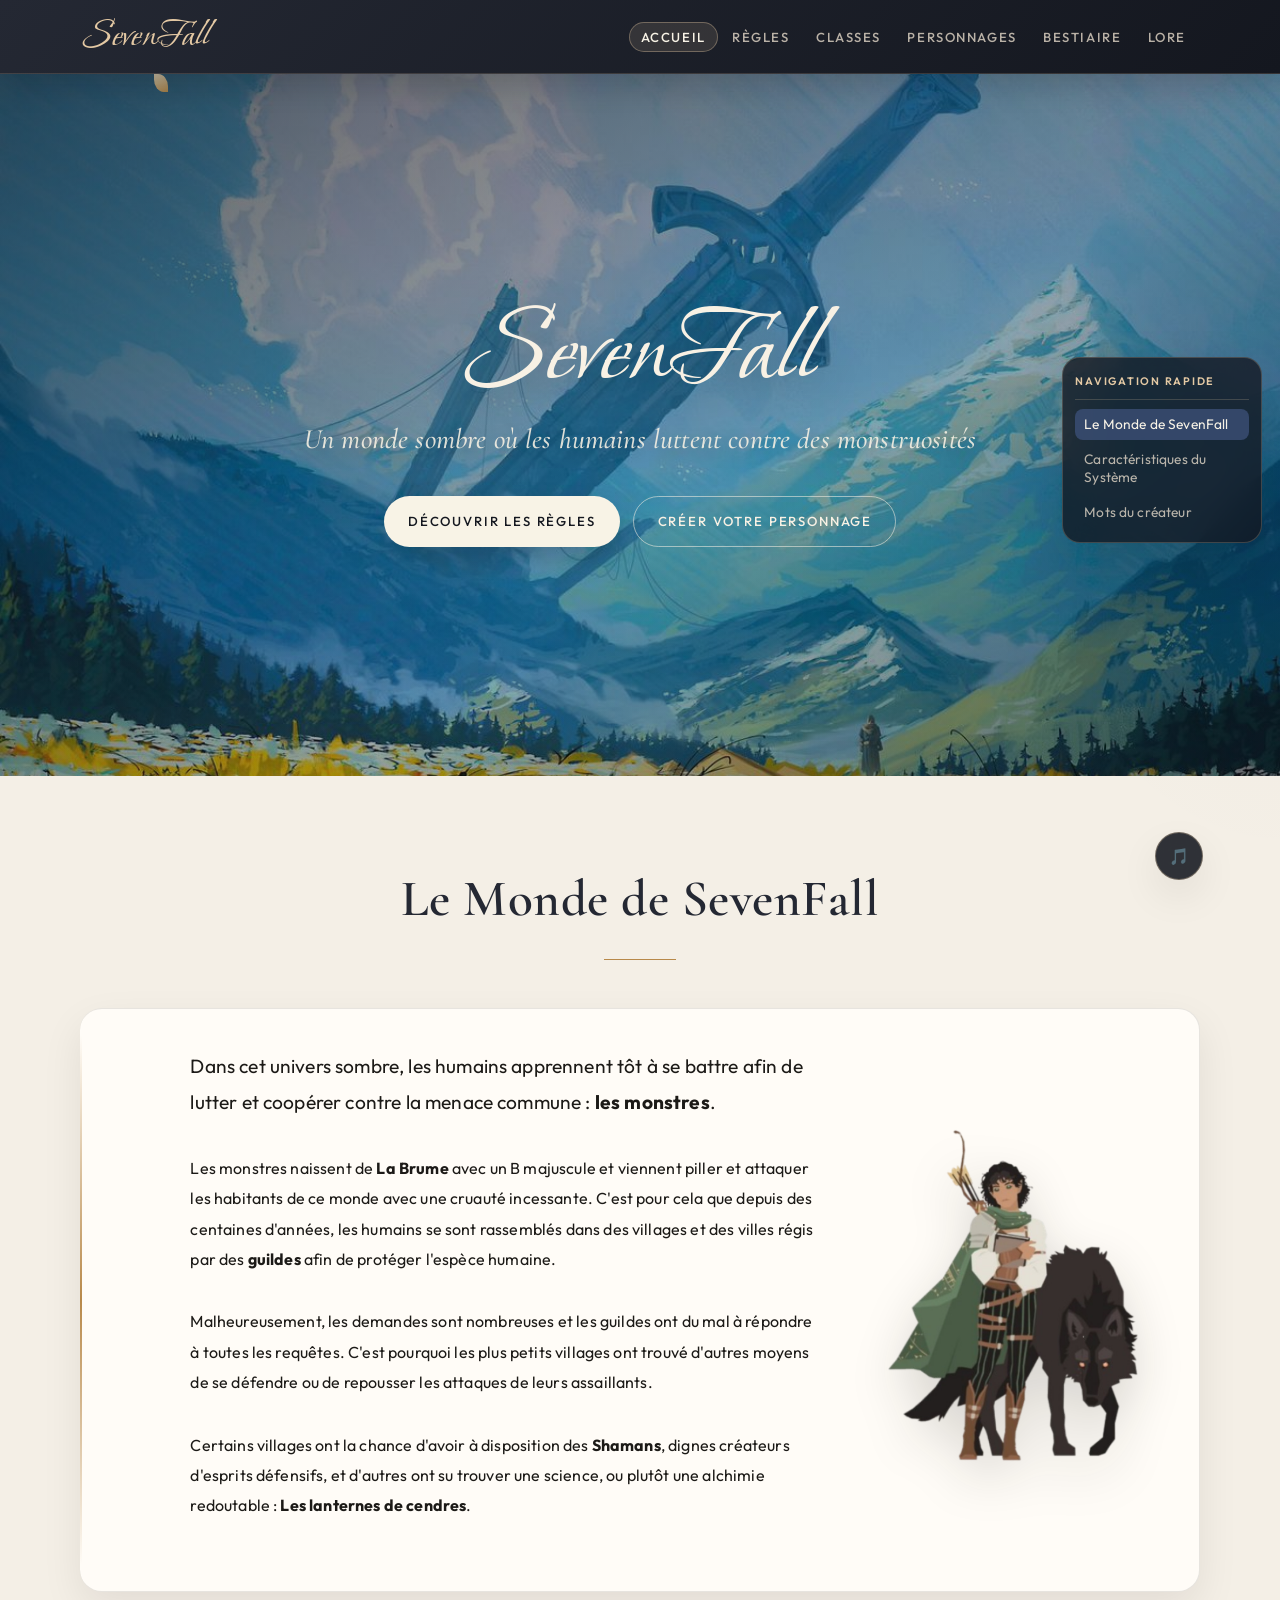
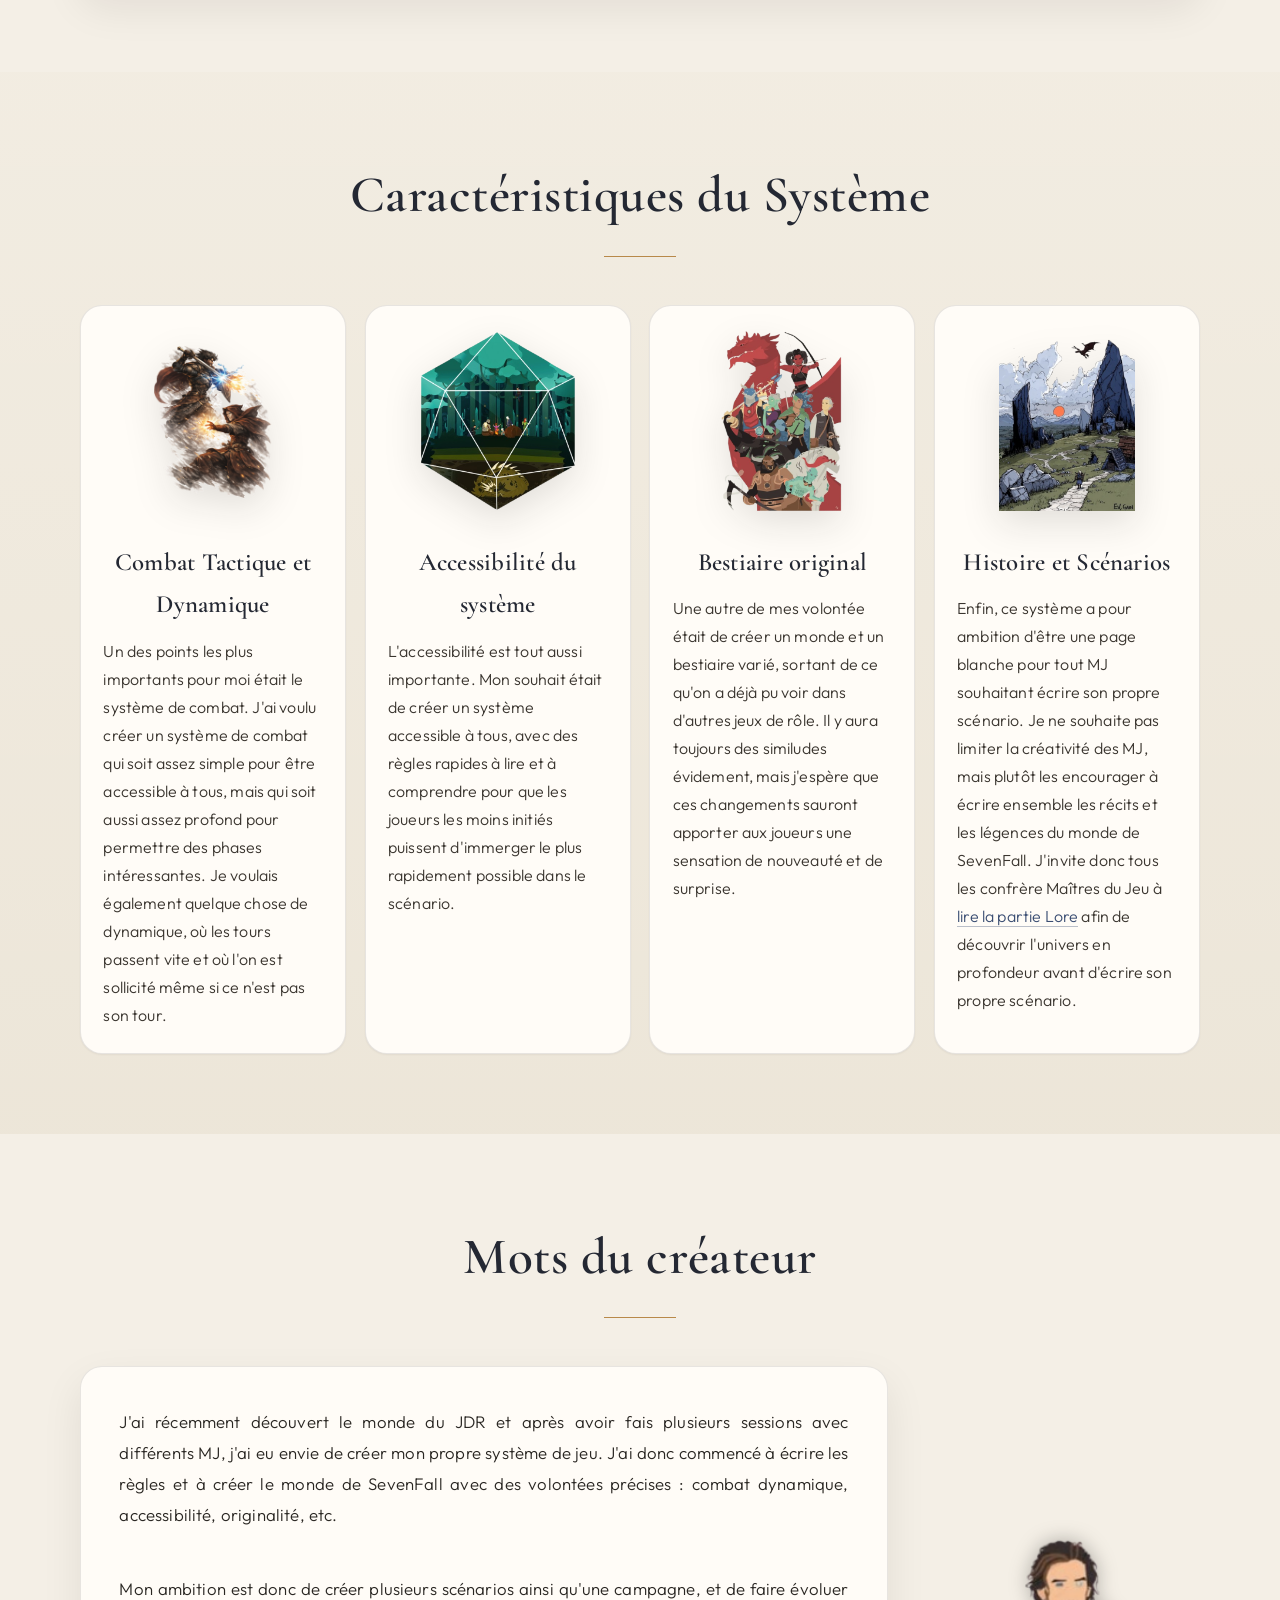
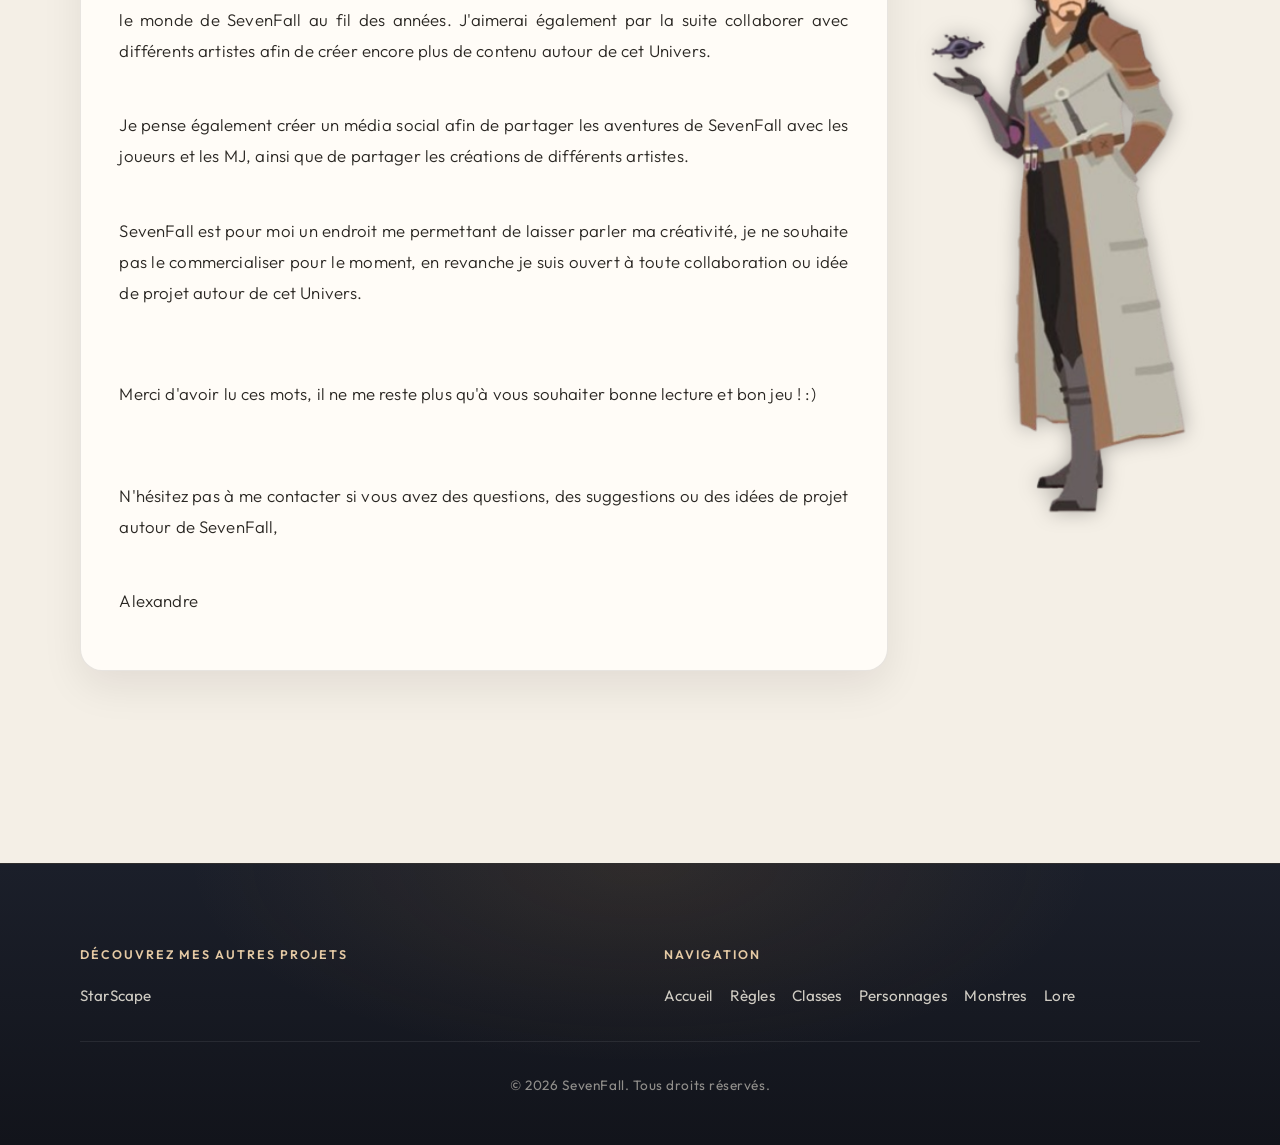
<file: index.html>
<!DOCTYPE html>
<html lang="fr">

<head>
    <meta charset="UTF-8">
    <meta name="viewport" content="width=device-width, initial-scale=1.0">
    <title>SevenFall - JDR Médiéval Fantastique</title>
    <link rel="icon" type="image/svg+xml" href="favicon.svg">
    <link rel="preconnect" href="https://fonts.googleapis.com">
    <link rel="preconnect" href="https://fonts.gstatic.com" crossorigin>
    <link href="https://fonts.googleapis.com/css2?family=Bonheur+Royale&family=Cormorant+Garamond:ital,wght@0,500;0,600;0,700;1,500&family=Outfit:wght@300;400;500;600;700&display=swap" rel="stylesheet">
    <link rel="stylesheet" href="styles.css">
</head>

<body>
    <!-- Navbar -->
    <nav class="navbar">
        <div class="nav-container">
            <a href="index.html" class="nav-logo">SevenFall</a>
            <button class="nav-toggle" aria-label="Menu">
                <span></span>
                <span></span>
                <span></span>
            </button>
            <ul class="nav-menu">
                <li><a href="index.html" class="nav-link active">Accueil</a></li>
                <li><a href="regles.html" class="nav-link">Règles</a></li>
                <li><a href="classes.html" class="nav-link">Classes</a></li>
                <li><a href="personnages.html" class="nav-link">Personnages</a></li>
                <li><a href="monstres.html" class="nav-link">Bestiaire</a></li>
                <li><a href="lore.html" class="nav-link">Lore</a></li>
                <!-- <li><a href="scenarios.html" class="nav-link">Scénarios</a></li> -->
            </ul>
        </div>
    </nav>

    <!-- Hero Section -->
    <section class="hero">
        <div class="hero-content">
            <h1 class="hero-title fade-in">SevenFall</h1>
            <p class="hero-subtitle fade-in-delay">Un monde sombre où les humains luttent contre des monstruosités</p>
            <div class="hero-buttons fade-in-delay-2">
                <a href="regles.html" class="btn btn-primary">Découvrir les Règles</a>
                <a href="personnages.html" class="btn btn-secondary">Créer votre personnage</a>
            </div>
        </div>
        <div class="hero-decoration">
            <div class="leaf leaf-1"></div>
            <div class="leaf leaf-4"></div>
            <div class="leaf leaf-2"></div>
            <div class="leaf leaf-3"></div>
        </div>
    </section>

    <!-- Présentation du Monde -->
    <section class="section">
        <div class="container">
            <h2 class="section-title">Le Monde de SevenFall</h2>
            <div class="content-card guide-card flex-row" style="margin-bottom: 0 !important;">
                <ol style="margin: 0 2rem; padding: 0; line-height: 1.9; list-style: none;">
                    <li
                        style="margin-bottom: var(--spacing-md); padding-left: 2.5rem; position: relative; font-size: 1.2rem;">
                        Dans cet univers sombre, les humains apprennent tôt à se battre afin de lutter et coopérer
                        contre la menace commune : <strong>les monstres</strong>.
                    </li>
                    <li style="margin-bottom: var(--spacing-md); padding-left: 2.5rem; position: relative;">
                        Les monstres naissent de <strong>La Brume</strong> avec un B majuscule et viennent piller et
                        attaquer les habitants de ce monde avec une cruauté incessante. C'est pour cela que depuis des
                        centaines d'années, les humains se sont rassemblés dans des villages et des villes régis par des
                        <strong>guildes</strong> afin de protéger l'espèce humaine.
                    </li>
                    <li style="margin-bottom: var(--spacing-md); padding-left: 2.5rem; position: relative;">
                        Malheureusement, les demandes sont nombreuses et les guildes ont du mal à répondre à toutes les
                        requêtes. C'est pourquoi les plus petits villages ont trouvé d'autres moyens de se défendre ou
                        de repousser les attaques de leurs assaillants.
                    </li>
                    <li style="margin-bottom: var(--spacing-md); padding-left: 2.5rem; position: relative;">
                        Certains villages ont la chance d'avoir à disposition des <strong>Shamans</strong>, dignes
                        créateurs d'esprits défensifs, et d'autres ont su trouver une science, ou plutôt une alchimie
                        redoutable : <strong>Les lanternes de cendres</strong>.
                    </li>
                </ol>
                <img src="./assets/images/Marche-rêve.png" alt="Characters" class="hero-characters">
            </div>
        </div>
    </section>

    <!-- Caractéristiques -->
    <section class="section section-alt">
        <div class="container">
            <h2 class="section-title">Caractéristiques du Système</h2>
            <div class="features-grid">
                <div class="feature-card">
                    <img src="./assets/images/fightV.png" alt="Combat Tactique" class="feature-icon"
                        style="width: auto; height: 200px; object-fit: contain;">
                    <h3>Combat Tactique et Dynamique</h3>
                    <p>Un des points les plus importants pour moi était le système de combat. J'ai voulu créer un
                        système de combat qui soit assez simple pour être accessible à tous, mais qui soit aussi assez
                        profond pour permettre des phases intéressantes. Je voulais également quelque chose de
                        dynamique, où les tours passent vite et où l'on est sollicité même si ce n'est pas son tour.</p>
                </div>
                <div class="feature-card">
                    <img src="./assets/images/dices2.png" alt="Dices" class="feature-icon"
                        style="width: auto; height: 200px; object-fit: contain;">
                    <h3>Accessibilité du système</h3>
                    <p>L'accessibilité est tout aussi importante. Mon souhait était de créer un système accessible à
                        tous, avec des règles rapides à lire et à comprendre pour que les joueurs les moins initiés
                        puissent d'immerger le plus rapidement possible dans le scénario.</p>
                </div>
                <div class="feature-card">
                    <img src="./assets/images/monsters.png" alt="Attributs" class="feature-icon"
                        style="width: auto; height: 200px; object-fit: contain;">
                    <h3>Bestiaire original</h3>
                    <p>Une autre de mes volontée était de créer un monde et un bestiaire varié, sortant de ce qu'on a
                        déjà pu voir dans d'autres jeux de rôle. Il y aura toujours des similudes évidement, mais
                        j'espère que ces changements sauront apporter aux joueurs une sensation de nouveauté et de
                        surprise.</p>
                </div>
                <div class="feature-card">
                    <img src="./assets/images/world_landscape.png" alt="Monde vivant" class="feature-icon"
                        style="width: auto; height: 200px; object-fit: contain;">
                    <h3>Histoire et Scénarios</h3>
                    <p>Enfin, ce système a pour ambition d'être une page blanche pour tout MJ souhaitant écrire son
                        propre scénario. Je ne souhaite pas limiter la créativité des MJ, mais plutôt les encourager à
                        écrire ensemble les récits et les légences du monde de SevenFall. J'invite donc tous les
                        confrère Maîtres du Jeu à <a href="lore.html" class="guide-link">lire la partie Lore</a> afin de
                        découvrir l'univers en profondeur avant d'écrire son propre scénario.</p>
                </div>
            </div>
        </div>
    </section>

    <section class="section">
        <div class="container">
            <h2 class="section-title">Mots du créateur</h2>
            <div class="features-grid">
                <div class="flex-row">
                    <div class="content-card">
                        <p>J'ai récemment découvert le monde du JDR et après avoir fais plusieurs sessions avec
                            différents MJ, j'ai eu envie de créer mon propre système de jeu. J'ai donc commencé à écrire
                            les règles et à créer le monde de SevenFall avec des volontées précises : combat dynamique,
                            accessibilité, originalité, etc.</p>
                        <br>
                        <p>Mon ambition est donc de créer plusieurs scénarios ainsi qu'une campagne, et de faire évoluer
                            le monde de SevenFall au fil des années. J'aimerai également par la suite collaborer avec
                            différents artistes afin de créer encore plus de contenu autour de cet Univers.</p>
                        <br>
                        <p>Je pense également créer un média social afin de partager les aventures de SevenFall avec les
                            joueurs et les MJ, ainsi que de partager les créations de différents artistes.</p>
                        <br>
                        <p>SevenFall est pour moi un endroit me permettant de laisser parler ma créativité, je ne
                            souhaite pas le commercialiser pour le moment, en revanche je suis ouvert à toute
                            collaboration ou idée de projet autour de cet Univers.</p>
                        <br>
                        <br>
                        <p>Merci d'avoir lu ces mots, il ne me reste plus qu'à vous souhaiter bonne lecture et bon jeu !
                            :) </p>
                        <br>
                        <br>
                        <p>N'hésitez pas à me contacter si vous avez des questions, des suggestions ou des idées de
                            projet autour de SevenFall,</p>
                        <br>
                        <p>Alexandre</p>
                    </div>
                    <img src="./assets/images/Tisseur Arcanique.png" alt="Alexandre" class="hero-characters" style="height: 600px; object-fit: contain; filter: drop-shadow(0 0 10px rgba(0, 0, 0, 0.3));">
                </div>
            </div>
        </div>
    </section>

    <!-- Footer -->
    <footer class="footer">
        <div class="container">
            <div class="footer-content">
                <div class="footer-section">
                    <h3>Découvrez mes autres projets</h3>
                    <a href="https://starscapejdr.netlify.app/" target="_blank">StarScape</a>
                </div>
                <div class="footer-section">
                    <h4>Navigation</h4>
                    <ul>
                        <li><a href="index.html">Accueil</a></li>
                        <li><a href="regles.html">Règles</a></li>
                        <li><a href="classes.html">Classes</a></li>
                        <li><a href="personnages.html">Personnages</a></li>
                        <li><a href="monstres.html">Monstres</a></li>
                        <li><a href="lore.html">Lore</a></li>
                        <!-- <li><a href="scenarios.html">Scénarios</a></li> -->
                    </ul>
                </div>
            </div>
            <div class="footer-bottom">
                <p>&copy; <span id="current-year"></span> SevenFall. Tous droits réservés.</p>
            </div>
        </div>
    </footer>

    <!-- Contrôle de la musique -->
    <div class="music-control">
        <button id="music-toggle" class="music-btn" aria-label="Musique">
            <span class="music-icon">🎵</span>
        </button>
    </div>

    <!-- Audio pour la musique de fond -->
    <audio id="background-music" loop>
        <source src="music/background.mp3" type="audio/mpeg">
        Votre navigateur ne supporte pas l'élément audio.
    </audio>

    <script src="script.js"></script>
</body>

</html>
</file>
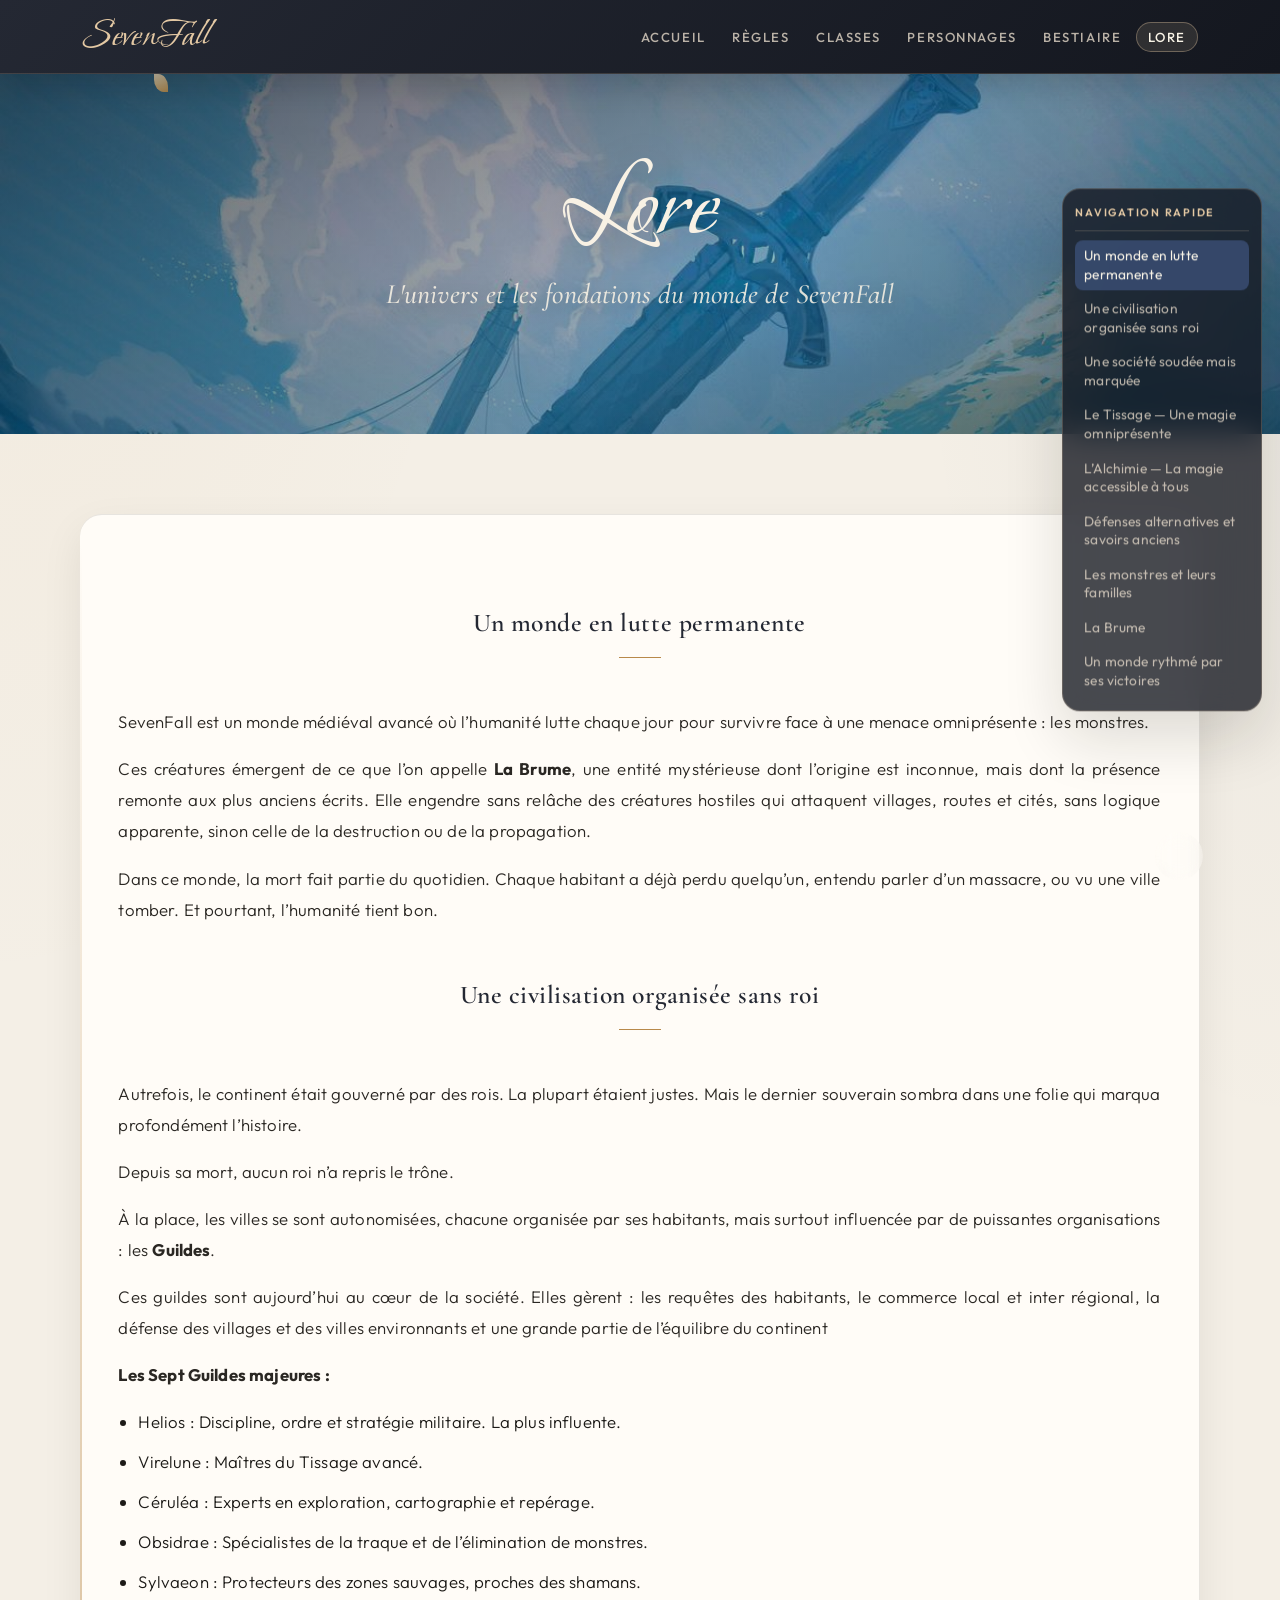
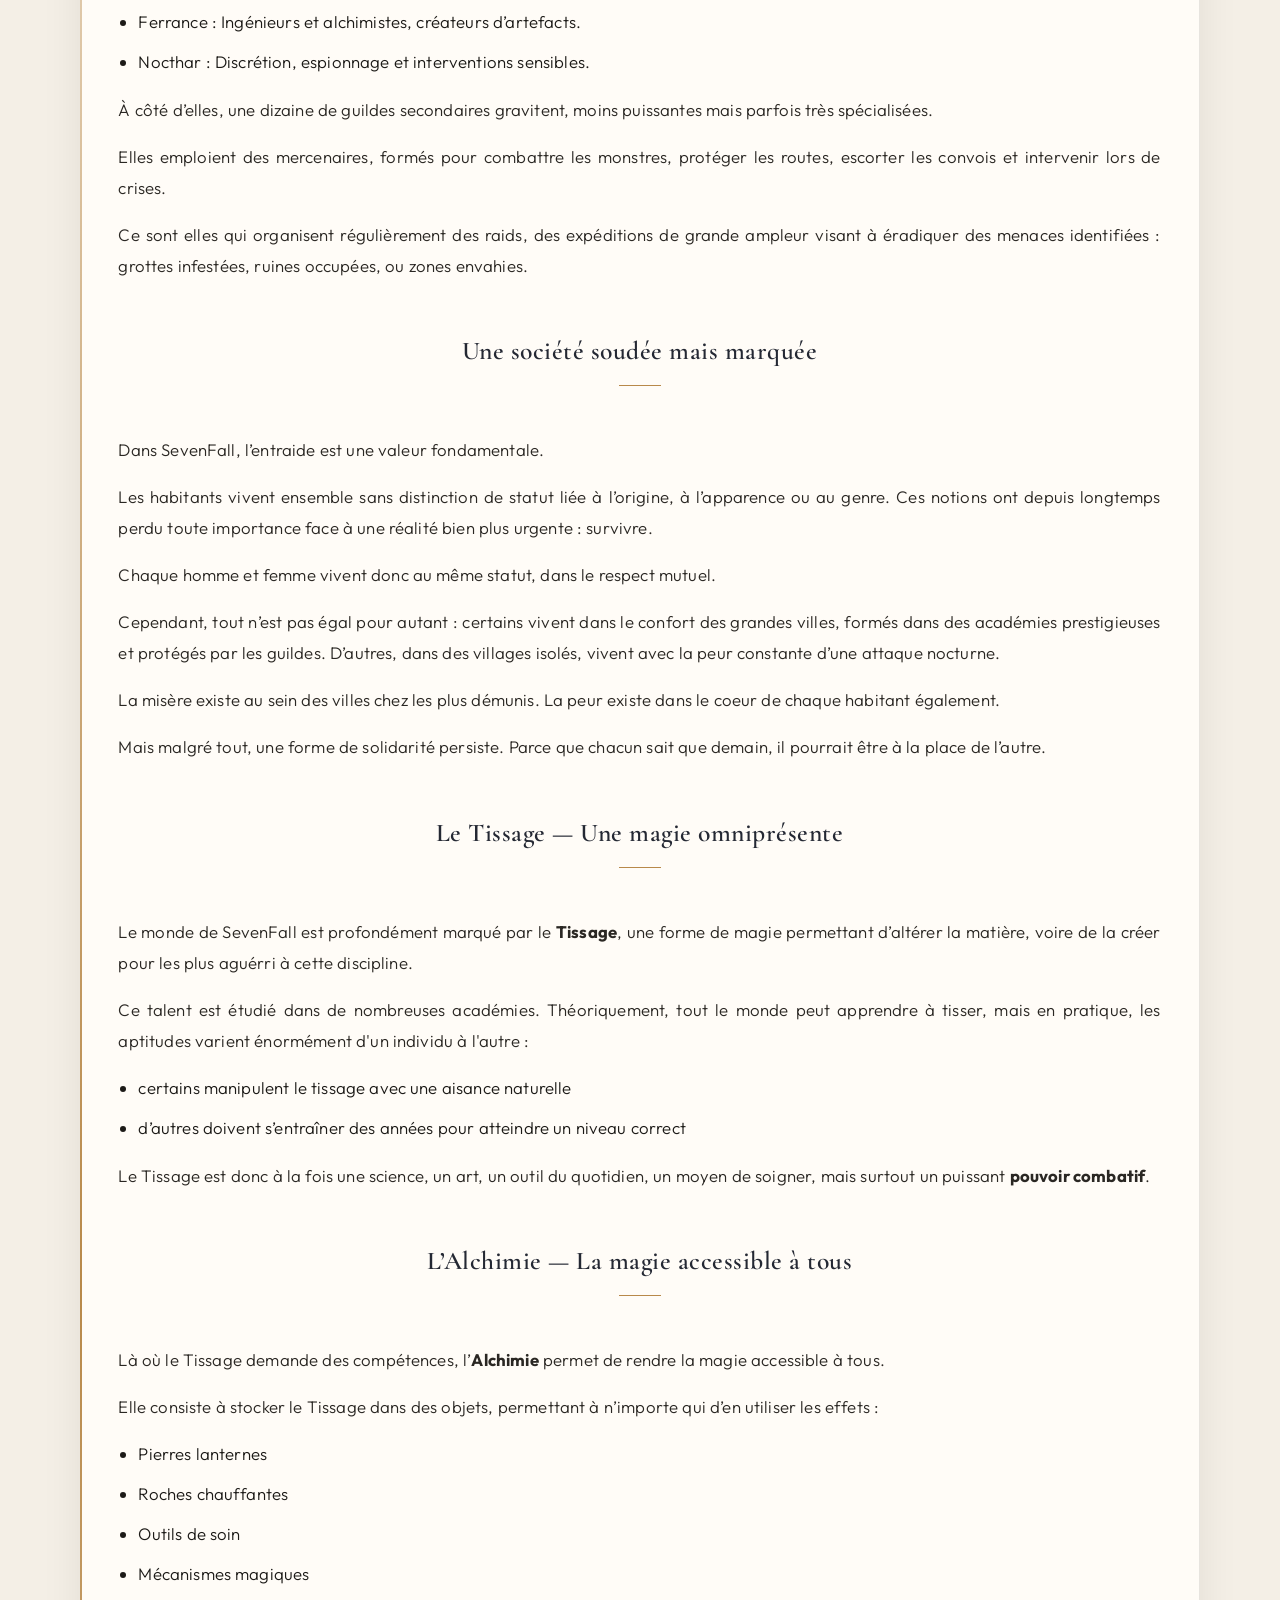
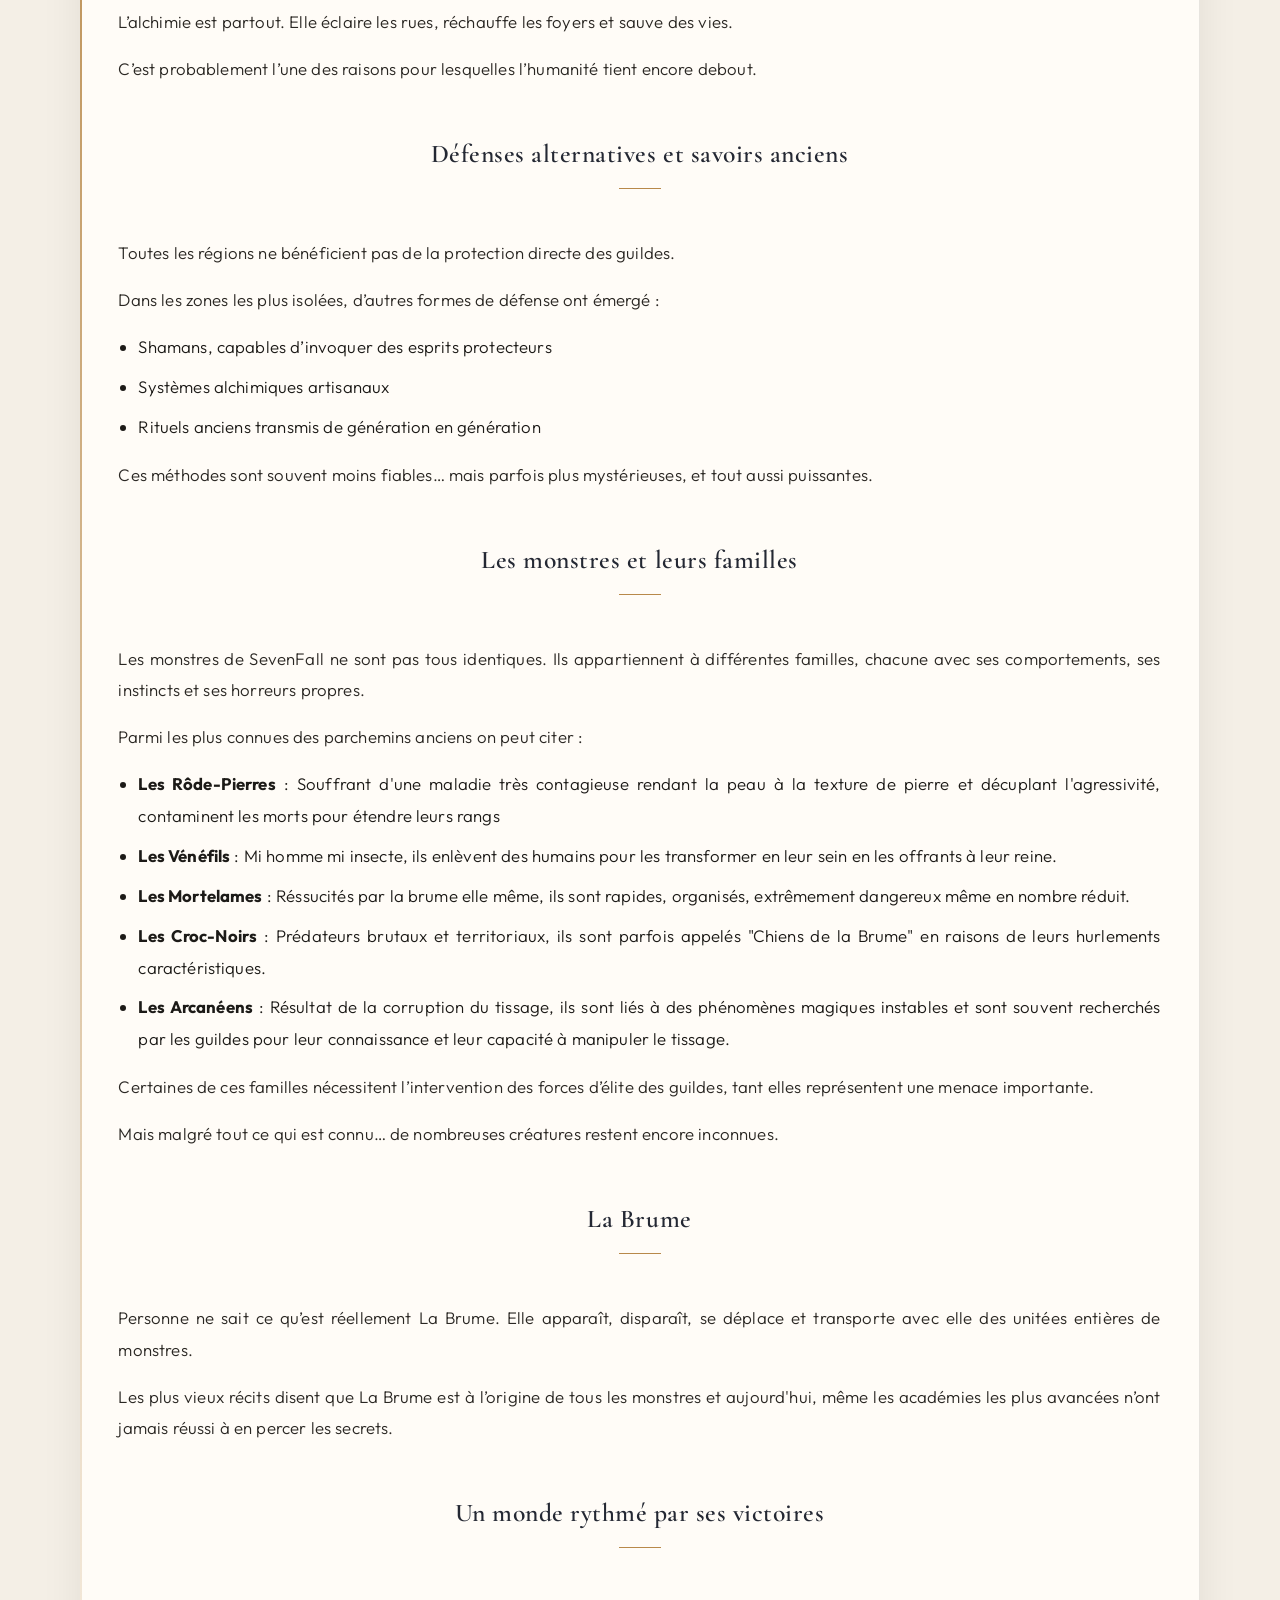
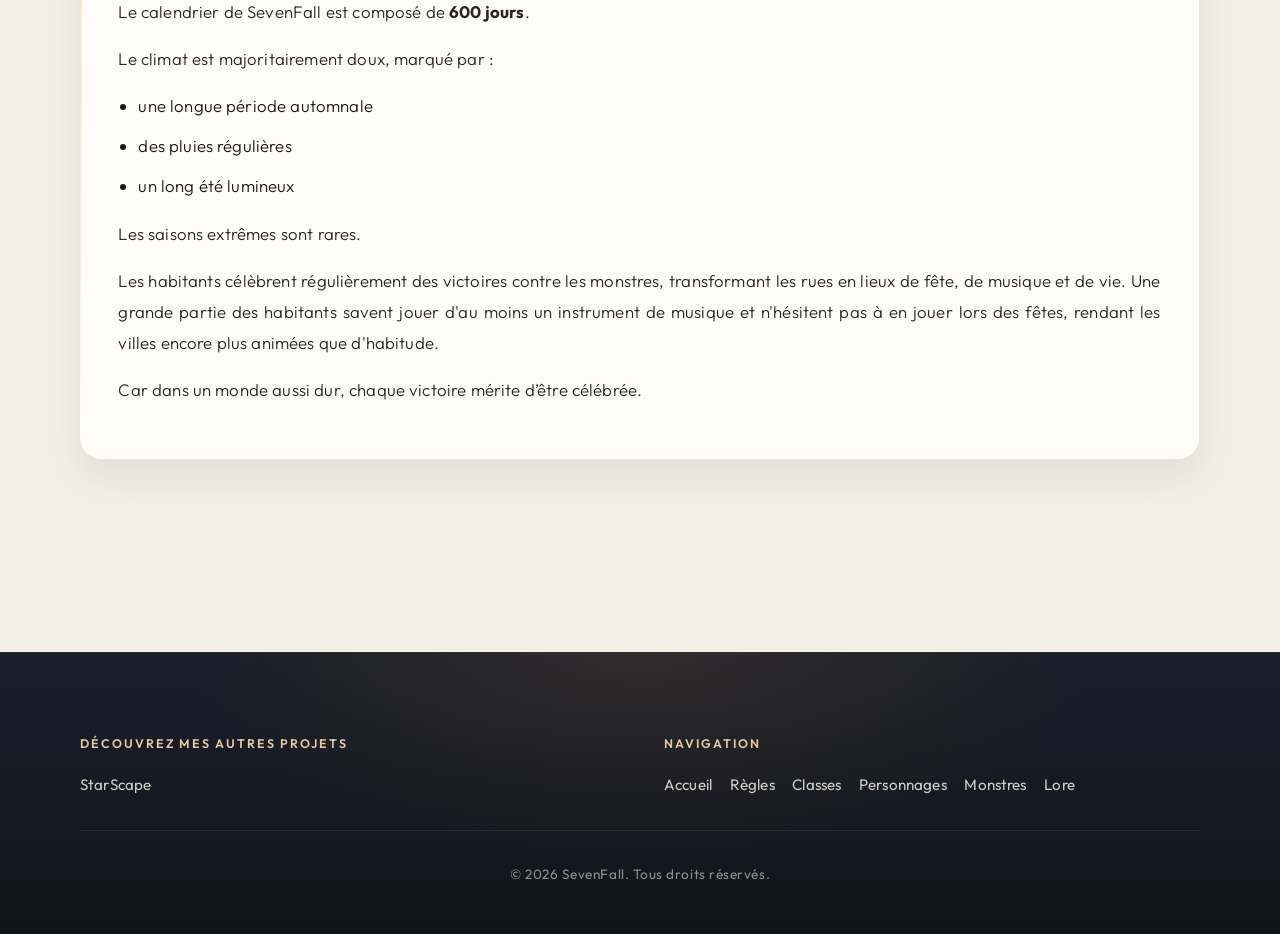
<file: lore.html>
<!DOCTYPE html>
<html lang="fr">

<head>
    <meta charset="UTF-8">
    <meta name="viewport" content="width=device-width, initial-scale=1.0">
    <title>Lore - SevenFall</title>
    <link rel="icon" type="image/svg+xml" href="favicon.svg">
    <link rel="preconnect" href="https://fonts.googleapis.com">
    <link rel="preconnect" href="https://fonts.gstatic.com" crossorigin>
    <link href="https://fonts.googleapis.com/css2?family=Bonheur+Royale&family=Cormorant+Garamond:ital,wght@0,500;0,600;0,700;1,500&family=Outfit:wght@300;400;500;600;700&display=swap" rel="stylesheet">
    <link rel="stylesheet" href="styles.css">
</head>

<body>
    <!-- Navbar -->
    <nav class="navbar">
        <div class="nav-container">
            <a href="index.html" class="nav-logo">SevenFall</a>
            <button class="nav-toggle" aria-label="Menu">
                <span></span>
                <span></span>
                <span></span>
            </button>
            <ul class="nav-menu">
                <li><a href="index.html" class="nav-link">Accueil</a></li>
                <li><a href="regles.html" class="nav-link">Règles</a></li>
                <li><a href="classes.html" class="nav-link">Classes</a></li>
                <li><a href="personnages.html" class="nav-link">Personnages</a></li>
                <li><a href="monstres.html" class="nav-link">Bestiaire</a></li>
                <li><a href="lore.html" class="nav-link active">Lore</a></li>
                <!-- <li><a href="scenarios.html" class="nav-link">Scénarios</a></li> -->
            </ul>
        </div>
    </nav>

    <!-- Hero Section -->
    <section class="hero" style="min-height: 40vh;">
        <div class="hero-content">
            <h1 class="hero-title fade-in">Lore</h1>
            <p class="hero-subtitle fade-in-delay">L'univers et les fondations du monde de SevenFall</p>
        </div>
        <div class="hero-decoration">
            <div class="leaf leaf-1"></div>
            <div class="leaf leaf-4"></div>
            <div class="leaf leaf-2"></div>
            <div class="leaf leaf-3"></div>
        </div>
    </section>

    <section class="section">
        <div class="container">
            <div class="content-card guide-card">
                <h2 style="margin: 3rem 0;" class="content-card-title">Un monde en lutte permanente</h2>
                <p>SevenFall est un monde médiéval avancé où l’humanité lutte chaque jour pour survivre face à une
                    menace omniprésente : les monstres.</p>
                <p>Ces créatures émergent de ce que l’on appelle <strong>La Brume</strong>, une entité mystérieuse dont
                    l’origine est inconnue, mais dont la présence remonte aux plus anciens écrits. Elle engendre sans
                    relâche des créatures hostiles qui attaquent villages, routes et cités, sans logique apparente,
                    sinon celle de la destruction ou de la propagation.</p>
                <p>Dans ce monde, la mort fait partie du quotidien. Chaque habitant a déjà perdu quelqu’un, entendu
                    parler d’un massacre, ou vu une ville tomber. Et pourtant, l’humanité tient bon.</p>

                <h2 style="margin: 3rem 0;" class="content-card-title">Une civilisation organisée sans roi</h2>
                <p>Autrefois, le continent était gouverné par des rois. La plupart étaient justes. Mais le dernier
                    souverain sombra dans une folie qui marqua profondément l’histoire.</p>
                <p>Depuis sa mort, aucun roi n’a repris le trône.</p>
                <p>À la place, les villes se sont autonomisées, chacune organisée par ses habitants, mais surtout
                    influencée par de puissantes organisations : les <strong>Guildes</strong>.</p>
                <p>Ces guildes sont aujourd’hui au cœur de la société. Elles gèrent : les requêtes des habitants, le commerce local et inter régional, la défense des villages et des villes environnants et une grande partie de l’équilibre du continent</p>

                <p><strong>Les Sept Guildes majeures :</strong></p>
                <ul class="lore-list">
                    <li>Helios : Discipline, ordre et stratégie militaire. La plus influente.</li>
                    <li>Virelune : Maîtres du Tissage avancé.</li>
                    <li>Céruléa : Experts en exploration, cartographie et repérage.</li>
                    <li>Obsidrae : Spécialistes de la traque et de l’élimination de monstres.</li>
                    <li>Sylvaeon : Protecteurs des zones sauvages, proches des shamans.</li>
                    <li>Ferrance : Ingénieurs et alchimistes, créateurs d’artefacts.</li>
                    <li>Nocthar : Discrétion, espionnage et interventions sensibles.</li>
                </ul>
                <p>À côté d’elles, une dizaine de guildes secondaires gravitent, moins puissantes mais parfois très
                    spécialisées.</p>
                <p>Elles emploient des mercenaires, formés pour combattre les monstres, protéger les routes, escorter
                    les convois et intervenir lors de crises.</p>
                <p>Ce sont elles qui organisent régulièrement des raids, des expéditions de grande ampleur visant à
                    éradiquer des menaces identifiées : grottes infestées, ruines occupées, ou zones envahies.</p>

                <h2 style="margin: 3rem 0;" class="content-card-title">Une société soudée mais marquée</h2>
                <p>Dans SevenFall, l’entraide est une valeur fondamentale.</p>
                <p>Les habitants vivent ensemble sans distinction de statut liée à l’origine, à l’apparence ou au genre.
                    Ces notions ont depuis longtemps perdu toute importance face à une réalité bien plus urgente :
                    survivre.</p>
                <p>Chaque homme et femme vivent donc au même statut, dans le respect mutuel.</p>
                <p>Cependant, tout n’est pas égal pour autant : certains vivent dans le confort des grandes villes, formés dans des académies prestigieuses et
                    protégés par les guildes. D’autres, dans des villages isolés, vivent avec la peur constante d’une
                    attaque nocturne.</p>
                <p>La misère existe au sein des villes chez les plus démunis. La peur existe dans le coeur de chaque habitant également.</p>
                <p>Mais malgré tout, une forme de solidarité persiste. Parce que chacun sait que demain, il pourrait
                    être à la place de l’autre.</p>

                <h2 style="margin: 3rem 0;" class="content-card-title">Le Tissage — Une magie omniprésente</h2>
                <p>Le monde de SevenFall est profondément marqué par le <strong>Tissage</strong>, une forme de magie
                    permettant d’altérer la matière, voire de la créer pour les plus aguérri à cette discipline.</p>
                <p>Ce talent est étudié dans de nombreuses académies. Théoriquement, tout le monde peut
                    apprendre à tisser, mais en pratique, les aptitudes varient énormément d'un individu à l'autre :</p>
                <ul class="lore-list">
                    <li>certains manipulent le tissage avec une aisance naturelle</li>
                    <li>d’autres doivent s’entraîner des années pour atteindre un niveau correct</li>
                </ul>
                <p>Le Tissage est donc à la fois une science, un art, un outil du quotidien, un moyen de soigner, mais surtout un puissant <strong>pouvoir combatif</strong>.</p>

                <h2 style="margin: 3rem 0;" class="content-card-title">L’Alchimie — La magie accessible à tous</h2>
                <p>Là où le Tissage demande des compétences, l’<strong>Alchimie</strong> permet de rendre la magie
                    accessible à tous.</p>
                <p>Elle consiste à stocker le Tissage dans des objets, permettant à n’importe qui d’en utiliser les
                    effets :</p>
                <ul class="lore-list">
                    <li>Pierres lanternes</li>
                    <li>Roches chauffantes</li>
                    <li>Outils de soin</li>
                    <li>Mécanismes magiques</li>
                </ul>
                <p>L’alchimie est partout. Elle éclaire les rues, réchauffe les foyers et sauve des vies.</p>
                <p>C’est probablement l’une des raisons pour lesquelles l’humanité tient encore debout.</p>

                <h2 style="margin: 3rem 0;" class="content-card-title">Défenses alternatives et savoirs anciens</h2>
                <p>Toutes les régions ne bénéficient pas de la protection directe des guildes.</p>
                <p>Dans les zones les plus isolées, d’autres formes de défense ont émergé :</p>
                <ul class="lore-list">
                    <li>Shamans, capables d’invoquer des esprits protecteurs</li>
                    <li>Systèmes alchimiques artisanaux</li>
                    <li>Rituels anciens transmis de génération en génération</li>
                </ul>
                <p>Ces méthodes sont souvent moins fiables… mais parfois plus mystérieuses, et tout aussi puissantes.
                </p>

                <h2 style="margin: 3rem 0;" class="content-card-title">Les monstres et leurs familles</h2>
                <p>Les monstres de SevenFall ne sont pas tous identiques. Ils appartiennent à différentes familles,
                    chacune avec ses comportements, ses instincts et ses horreurs propres.</p>
                <p>Parmi les plus connues des parchemins anciens on peut citer :</p>
                <ul class="lore-list">
                    <li><strong>Les Rôde-Pierres</strong> : Souffrant d'une maladie très contagieuse rendant la peau à
                        la texture de pierre et décuplant l'agressivité, contaminent les morts pour étendre leurs rangs
                    </li>
                    <li><strong>Les Vénéfils</strong> : Mi homme mi insecte, ils enlèvent des humains pour les
                        transformer en leur sein en les offrants à leur reine.</li>
                    <li><strong>Les Mortelames</strong> : Réssucités par la brume elle même, ils sont rapides,
                        organisés, extrêmement dangereux même en nombre réduit.</li>
                    <li><strong>Les Croc-Noirs</strong> : Prédateurs brutaux et territoriaux, ils sont parfois appelés
                        "Chiens de la Brume" en raisons de leurs hurlements caractéristiques.</li>
                    <li><strong>Les Arcanéens</strong> : Résultat de la corruption du tissage, ils sont liés à des
                        phénomènes magiques instables et sont souvent recherchés par les guildes pour leur connaissance
                        et leur capacité à manipuler le tissage.</li>
                </ul>
                <p>Certaines de ces familles nécessitent l’intervention des forces d’élite des guildes, tant elles
                    représentent une menace importante.</p>
                <p>Mais malgré tout ce qui est connu… de nombreuses créatures restent encore inconnues.</p>

                <h2 style="margin: 3rem 0;" class="content-card-title">La Brume</h2>
                <p>Personne ne sait ce qu’est réellement La Brume. Elle apparaît, disparaît, se déplace et transporte
                    avec elle des unitées entières de monstres.</p>
                <p>Les plus vieux récits disent que La Brume est à l’origine de tous les monstres et aujourd'hui, même
                    les académies les plus avancées n’ont jamais réussi à en percer les secrets.</p>

                <h2 style="margin: 3rem 0;" class="content-card-title">Un monde rythmé par ses victoires</h2>
                <p>Le calendrier de SevenFall est composé de <strong>600 jours</strong>.</p>
                <p>Le climat est majoritairement doux, marqué par :</p>
                <ul class="lore-list">
                    <li>une longue période automnale</li>
                    <li>des pluies régulières</li>
                    <li>un long été lumineux</li>
                </ul>
                <p>Les saisons extrêmes sont rares.</p>
                <p>Les habitants célèbrent régulièrement des victoires contre les monstres, transformant les rues en
                    lieux de fête, de musique et de vie. Une grande partie des habitants savent jouer d'au moins un
                    instrument de musique et n'hésitent pas à en jouer lors des fêtes, rendant les villes encore plus
                    animées que d'habitude.</p>
                <p>Car dans un monde aussi dur, chaque victoire mérite d’être célébrée.</p>
            </div>
        </div>
    </section>

    <!-- Footer -->
    <footer class="footer">
        <div class="container">
            <div class="footer-content">
                <div class="footer-section">
                    <h3>Découvrez mes autres projets</h3>
                    <a href="https://starscapejdr.netlify.app/" target="_blank">StarScape</a>
                </div>
                <div class="footer-section">
                    <h4>Navigation</h4>
                    <ul>
                        <li><a href="index.html">Accueil</a></li>
                        <li><a href="regles.html">Règles</a></li>
                        <li><a href="classes.html">Classes</a></li>
                        <li><a href="personnages.html">Personnages</a></li>
                        <li><a href="monstres.html">Monstres</a></li>
                        <li><a href="lore.html">Lore</a></li>
                        <!-- <li><a href="scenarios.html">Scénarios</a></li> -->
                    </ul>
                </div>
            </div>
            <div class="footer-bottom">
                <p>&copy; <span id="current-year"></span> SevenFall. Tous droits réservés.</p>
            </div>
        </div>
    </footer>

    <!-- Contrôle de la musique -->
    <div class="music-control">
        <button id="music-toggle" class="music-btn" aria-label="Musique">
            <span class="music-icon">🎵</span>
        </button>
    </div>

    <!-- Audio pour la musique de fond -->
    <audio id="background-music" loop>
        <source src="music/background.mp3" type="audio/mpeg">
        Votre navigateur ne supporte pas l'élément audio.
    </audio>

    <script src="script.js"></script>
</body>

</html>
</file>
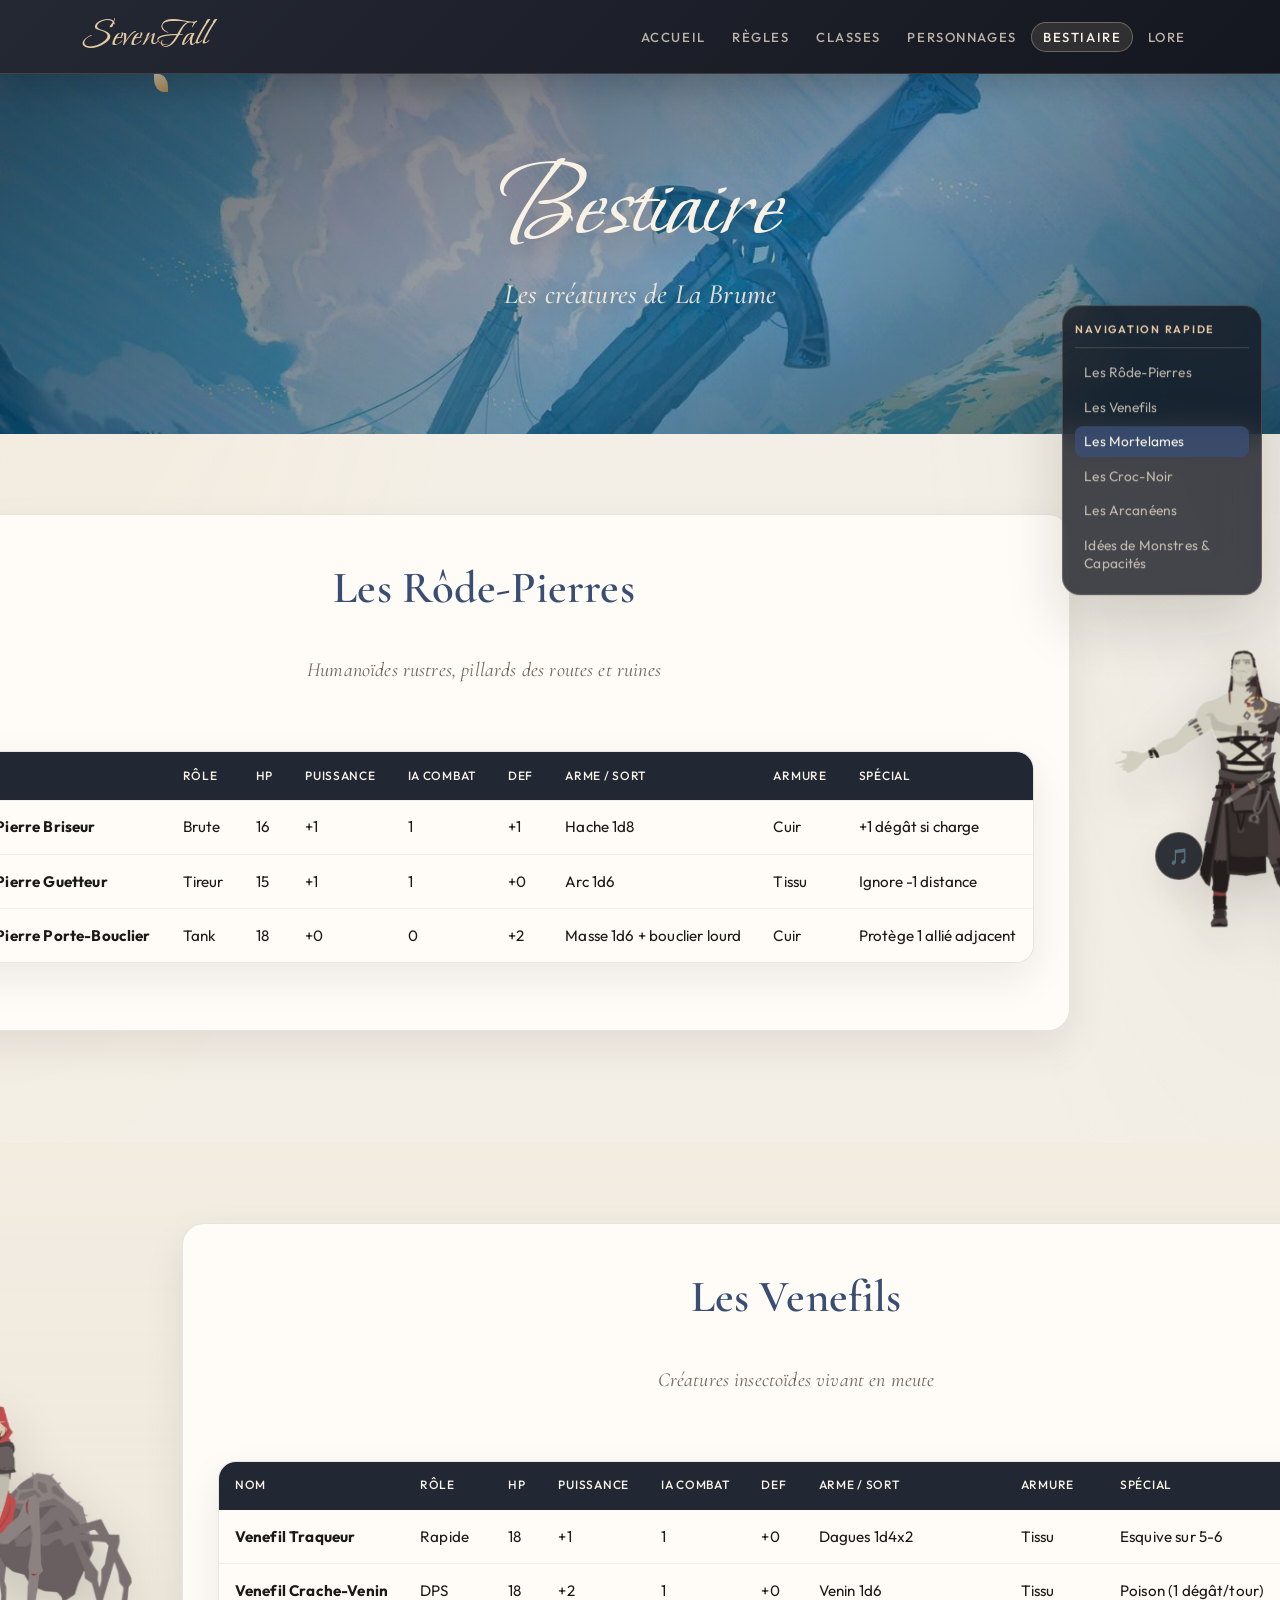
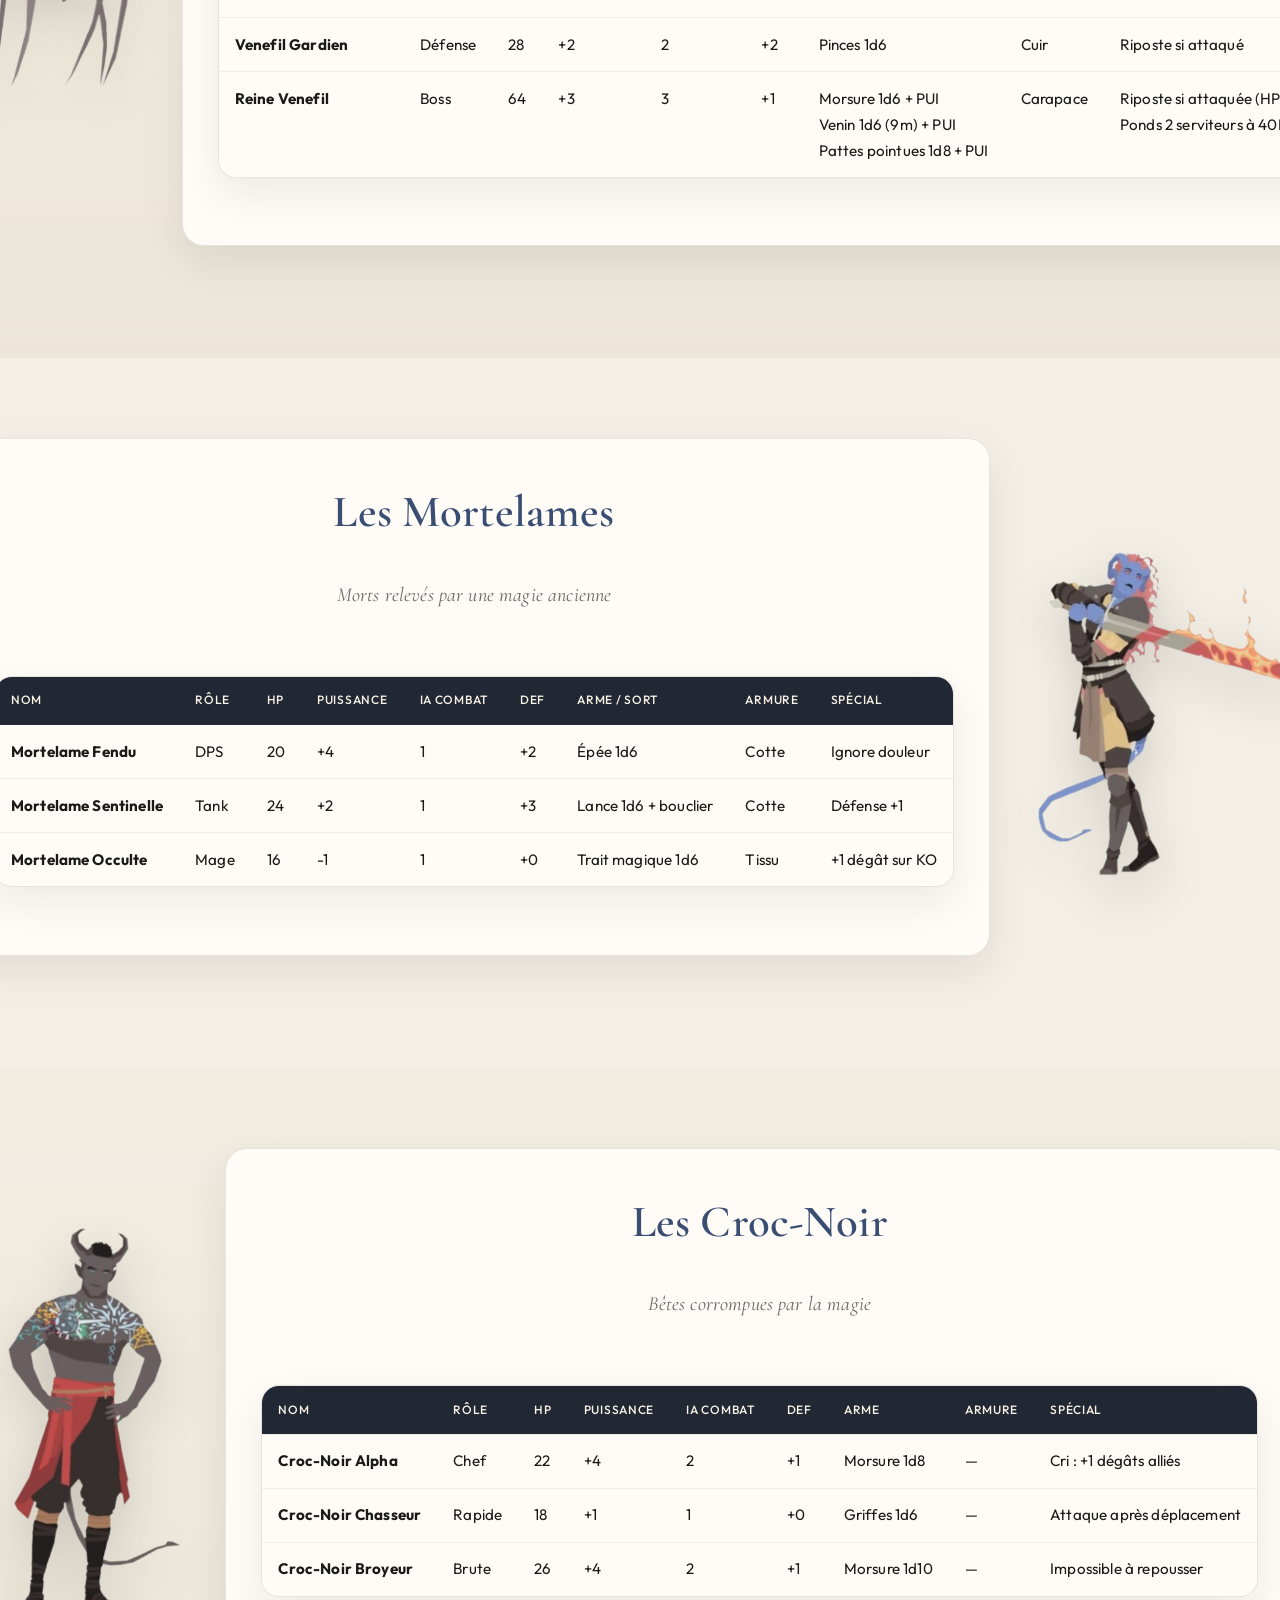
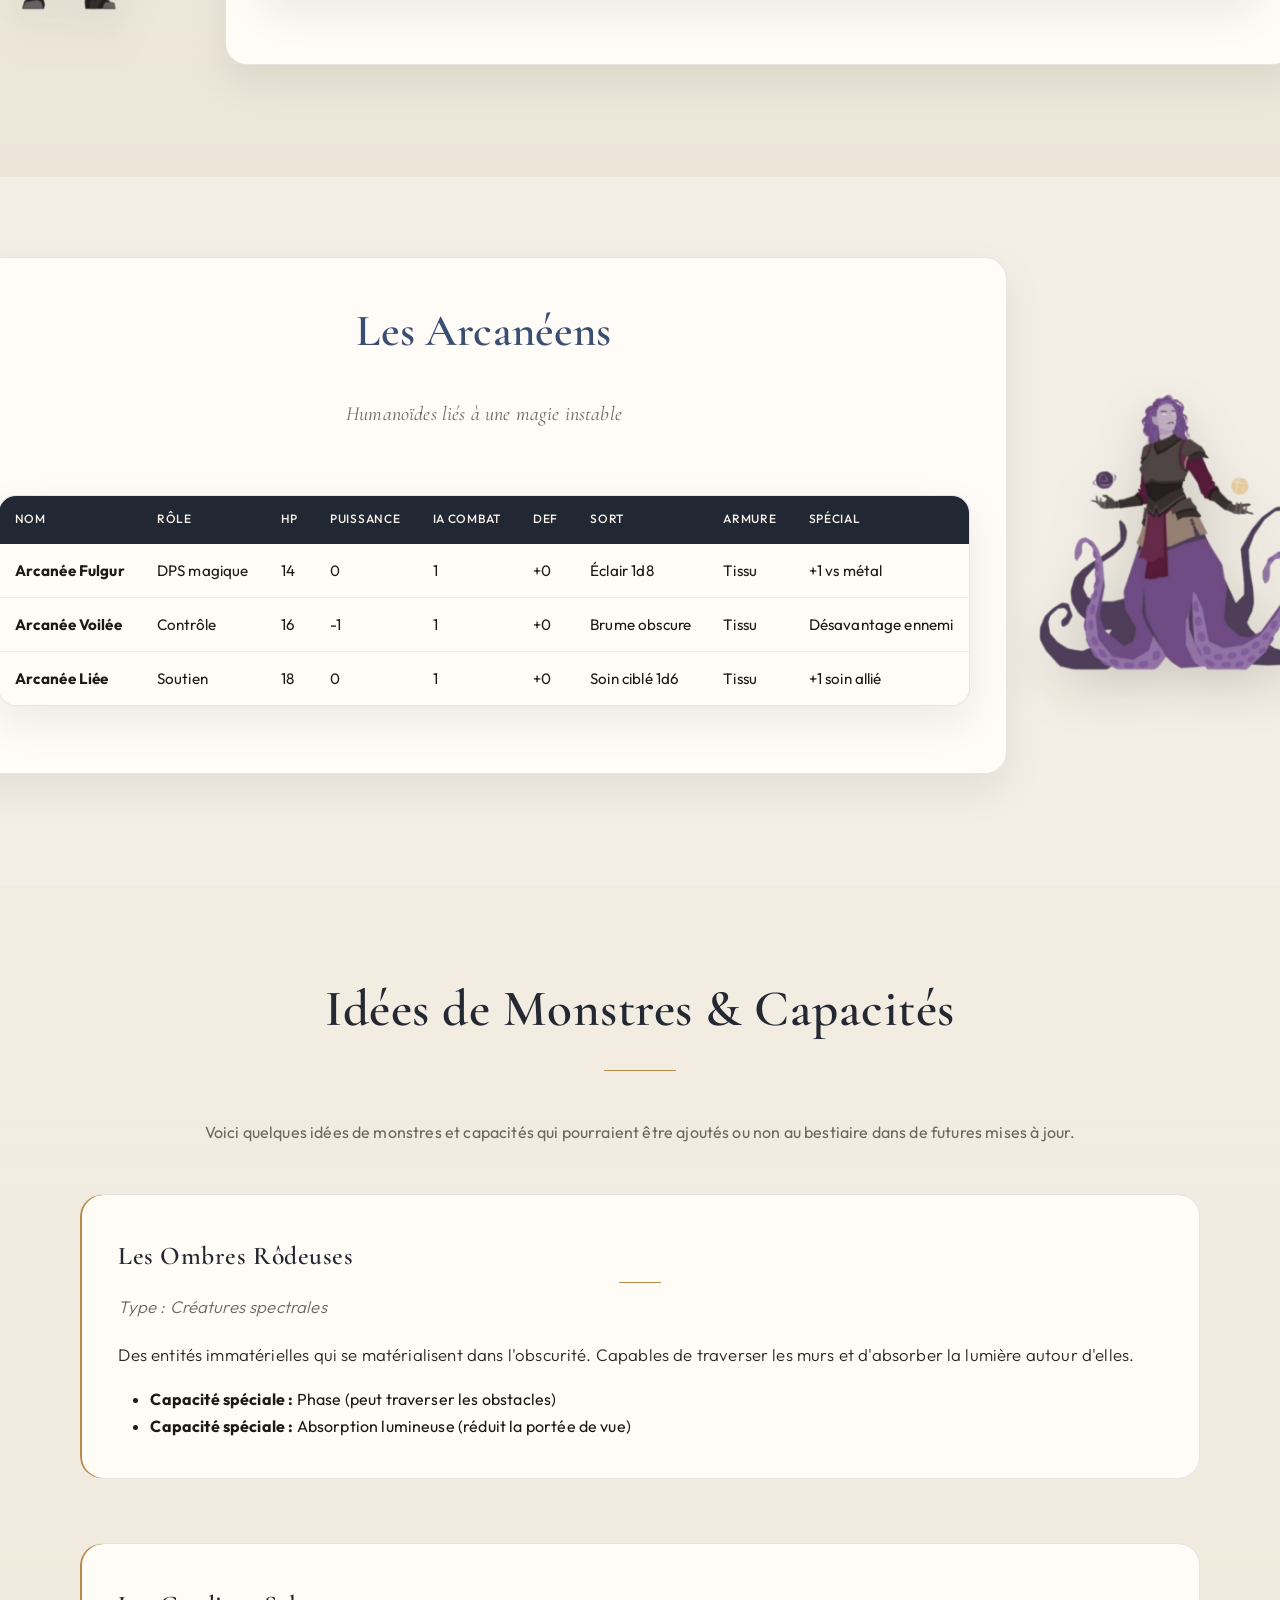
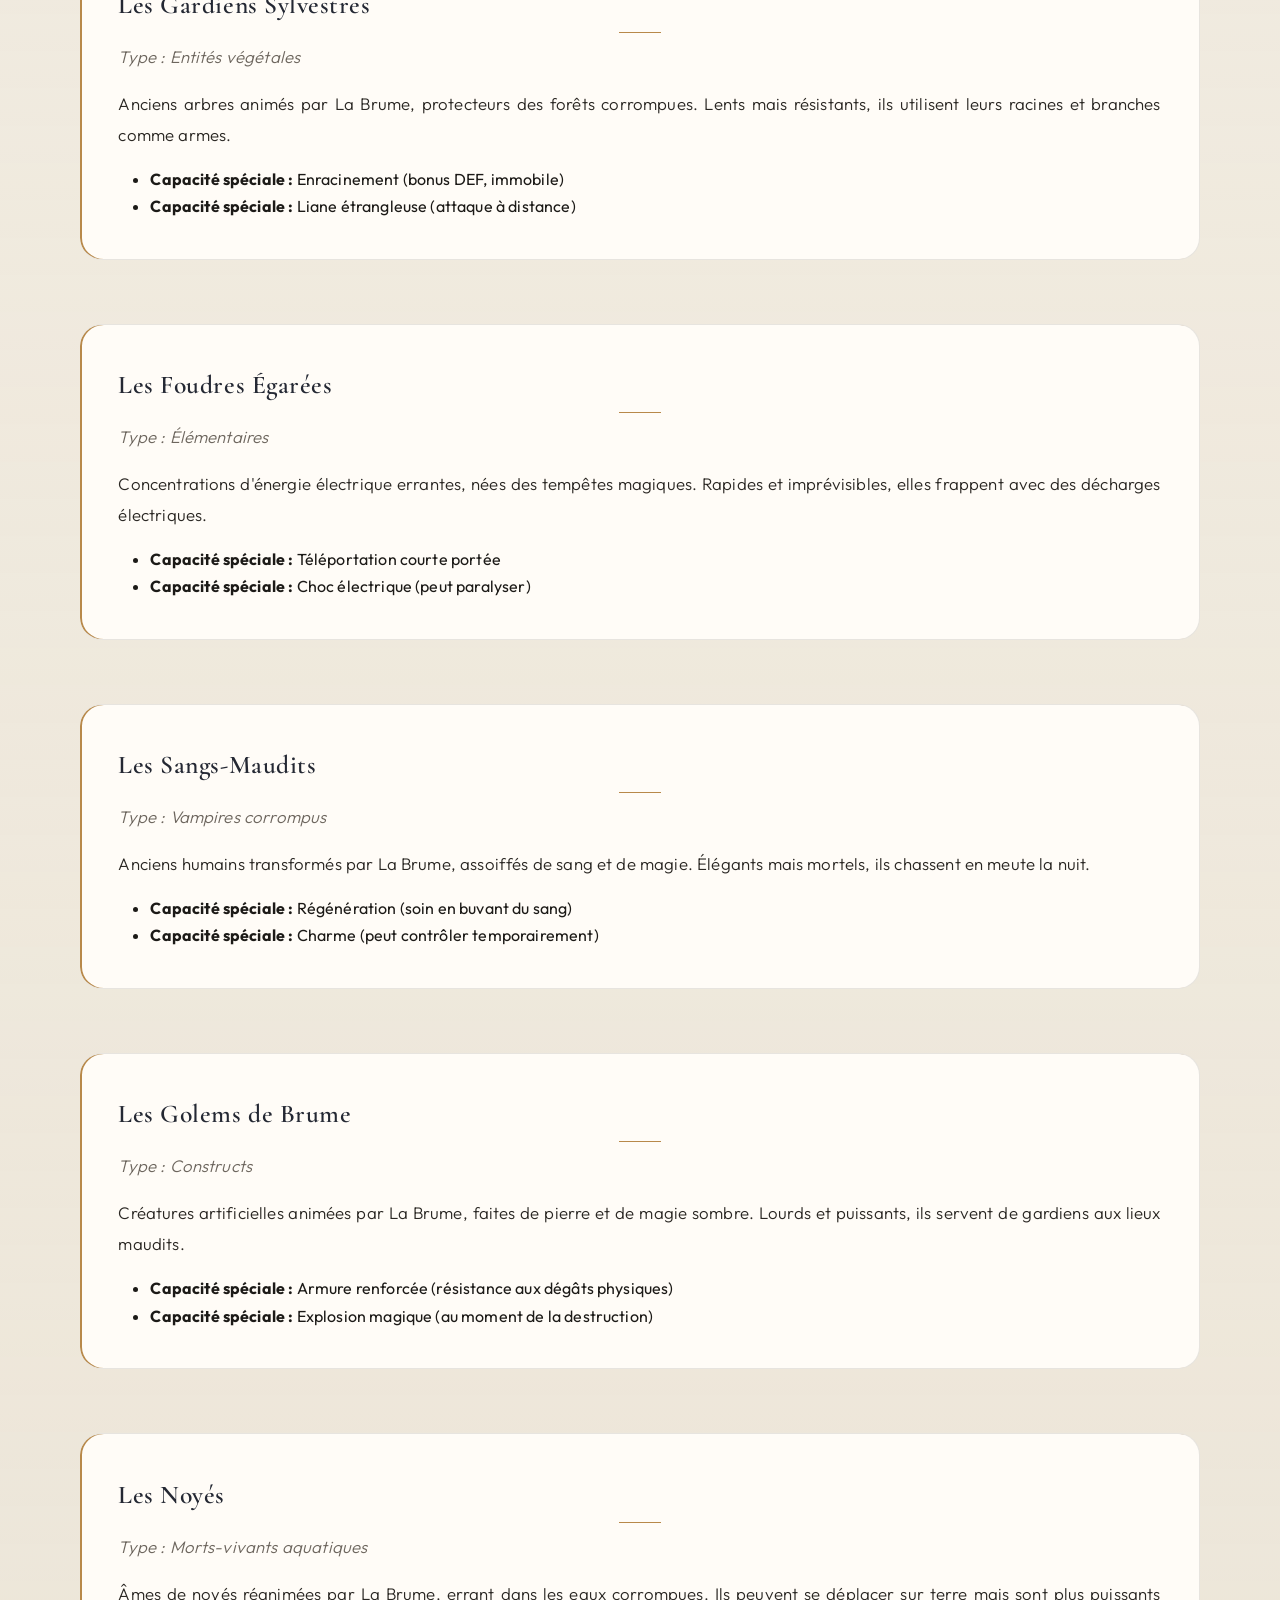
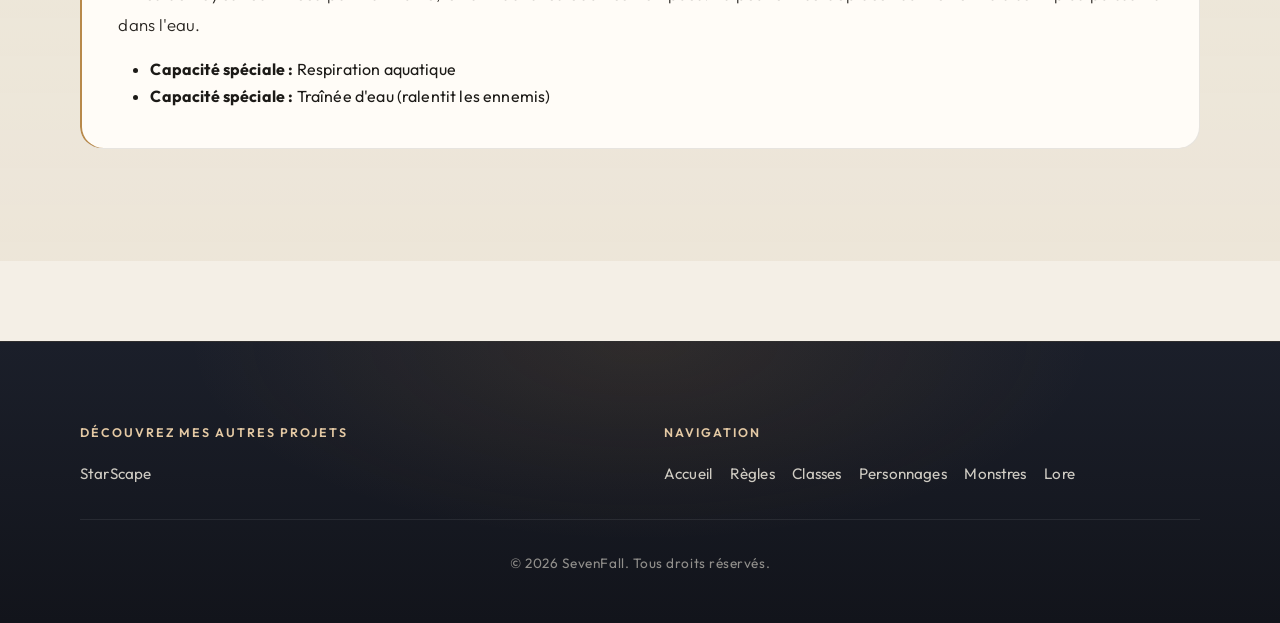
<file: monstres.html>
<!DOCTYPE html>
<html lang="fr">

<head>
    <meta charset="UTF-8">
    <meta name="viewport" content="width=device-width, initial-scale=1.0">
    <title>Monstres - SevenFall</title>
    <link rel="icon" type="image/svg+xml" href="favicon.svg">
    <link rel="preconnect" href="https://fonts.googleapis.com">
    <link rel="preconnect" href="https://fonts.gstatic.com" crossorigin>
    <link href="https://fonts.googleapis.com/css2?family=Bonheur+Royale&family=Cormorant+Garamond:ital,wght@0,500;0,600;0,700;1,500&family=Outfit:wght@300;400;500;600;700&display=swap" rel="stylesheet">
    <link rel="stylesheet" href="styles.css">
</head>

<body>
    <!-- Navbar -->
    <nav class="navbar">
        <div class="nav-container">
            <a href="index.html" class="nav-logo">SevenFall</a>
            <button class="nav-toggle" aria-label="Menu">
                <span></span>
                <span></span>
                <span></span>
            </button>
            <ul class="nav-menu">
                <li><a href="index.html" class="nav-link">Accueil</a></li>
                <li><a href="regles.html" class="nav-link">Règles</a></li>
                <li><a href="classes.html" class="nav-link">Classes</a></li>
                <li><a href="personnages.html" class="nav-link">Personnages</a></li>
                <li><a href="monstres.html" class="nav-link active">Bestiaire</a></li>
                <li><a href="lore.html" class="nav-link">Lore</a></li>
                <!-- <li><a href="scenarios.html" class="nav-link">Scénarios</a></li> -->
            </ul>
        </div>
    </nav>

    <!-- Hero Section -->
    <section class="hero" style="min-height: 40vh;">
        <div class="hero-content">
            <h1 class="hero-title fade-in">Bestiaire</h1>
            <p class="hero-subtitle fade-in-delay">Les créatures de La Brume</p>
        </div>
        <div class="hero-decoration">
            <div class="leaf leaf-1"></div>
            <div class="leaf leaf-4"></div>
            <div class="leaf leaf-2"></div>
            <div class="leaf leaf-3"></div>
        </div>
    </section>

    <!-- Les Rôde-Pierres -->
    <section class="section">
        <div class="container">
            <div class="flex-row">
                <div class="monster-section">
                    <div class="monster-header">
                        <h2 class="monster-title">Les Rôde-Pierres</h2>
                        <p class="monster-description">Humanoïdes rustres, pillards des routes et ruines</p>
                    </div>
                    <div class="monster-content">
                        <div class="table-container" style="box-shadow: var(--shadow-md);">
                            <table>
                                <thead>
                                    <tr>
                                        <th>Nom</th>
                                        <th>Rôle</th>
                                        <th>HP</th>
                                        <th>Puissance</th>
                                        <th>IA Combat</th>
                                        <th>DEF</th>
                                        <th>Arme / Sort</th>
                                        <th>Armure</th>
                                        <th>Spécial</th>
                                    </tr>
                                </thead>
                                <tbody>
                                    <tr>
                                        <td><strong>Rôde-Pierre Briseur</strong></td>
                                        <td>Brute</td>
                                        <td>16</td>
                                        <td>+1</td>
                                        <td>1</td>
                                        <td>+1</td>
                                        <td>Hache 1d8</td>
                                        <td>Cuir</td>
                                        <td>+1 dégât si charge</td>
                                    </tr>
                                    <tr>
                                        <td><strong>Rôde-Pierre Guetteur</strong></td>
                                        <td>Tireur</td>
                                        <td>15</td>
                                        <td>+1</td>
                                        <td>1</td>
                                        <td>+0</td>
                                        <td>Arc 1d6</td>
                                        <td>Tissu</td>
                                        <td>Ignore -1 distance</td>
                                    </tr>
                                    <tr>
                                        <td><strong>Rôde-Pierre Porte-Bouclier</strong></td>
                                        <td>Tank</td>
                                        <td>18</td>
                                        <td>+0</td>
                                        <td>0</td>
                                        <td>+2</td>
                                        <td>Masse 1d6 + bouclier lourd</td>
                                        <td>Cuir</td>
                                        <td>Protège 1 allié adjacent</td>
                                    </tr>
                                </tbody>
                            </table>
                        </div>
                    </div>
                </div>
                <img src="./assets/images/Monstre2.png" alt="Monstres" class="hero-characters">
            </div>
        </div>
    </section>

    <!-- Les Venefils -->
    <section class="section section-alt">
        <div class="container">
            <div class="flex-row">
                <img src="./assets/images/Monstre7.png" alt="Monstres" class="hero-characters">
                <div class="monster-section">
                    <div class="monster-header">
                        <h2 class="monster-title">Les Venefils</h2>
                        <p class="monster-description">Créatures insectoïdes vivant en meute</p>
                    </div>
                    <div class="monster-content">
                        <div class="table-container" style="box-shadow: var(--shadow-md);">
                            <table>
                                <thead>
                                    <tr>
                                        <th>Nom</th>
                                        <th>Rôle</th>
                                        <th>HP</th>
                                        <th>Puissance</th>
                                        <th>IA Combat</th>
                                        <th>DEF</th>
                                        <th>Arme / Sort</th>
                                        <th>Armure</th>
                                        <th>Spécial</th>
                                    </tr>
                                </thead>
                                <tbody>
                                    <tr>
                                        <td><strong>Venefil Traqueur</strong></td>
                                        <td>Rapide</td>
                                        <td>18</td>
                                        <td>+1</td>
                                        <td>1</td>
                                        <td>+0</td>
                                        <td>Dagues 1d4x2</td>
                                        <td>Tissu</td>
                                        <td>Esquive sur 5-6</td>
                                    </tr>
                                    <tr>
                                        <td><strong>Venefil Crache-Venin</strong></td>
                                        <td>DPS</td>
                                        <td>18</td>
                                        <td>+2</td>
                                        <td>1</td>
                                        <td>+0</td>
                                        <td>Venin 1d6</td>
                                        <td>Tissu</td>
                                        <td>Poison (1 dégât/tour)</td>
                                    </tr>
                                    <tr>
                                        <td><strong>Venefil Gardien</strong></td>
                                        <td>Défense</td>
                                        <td>28</td>
                                        <td>+2</td>
                                        <td>2</td>
                                        <td>+2</td>
                                        <td>Pinces 1d6</td>
                                        <td>Cuir</td>
                                        <td>Riposte si attaqué</td>
                                    </tr>
                                    <tr>
                                        <td><strong>Reine Venefil</strong></td>
                                        <td>Boss</td>
                                        <td>64</td>
                                        <td>+3</td>
                                        <td>3</td>
                                        <td>+1</td>
                                        <td>Morsure 1d6 + PUI <br> Venin 1d6 (9m) + PUI <br> Pattes pointues 1d8 + PUI
                                        </td>
                                        <td>Carapace</td>
                                        <td>Riposte si attaquée (HP < 32), <br> Ponds 2 serviteurs à 40HP et 20HP</td>
                                    </tr>
                                </tbody>
                            </table>
                        </div>
                    </div>
                </div>
            </div>
    </section>

    <!-- Les Mortelames -->
    <section class="section">
        <div class="container">
            <div class="flex-row">
                <div class="monster-section">
                    <div class="monster-header">
                        <h2 class="monster-title">Les Mortelames</h2>
                        <p class="monster-description">Morts relevés par une magie ancienne</p>
                    </div>
                    <div class="monster-content">
                        <div class="table-container" style="box-shadow: var(--shadow-md);">
                            <table>
                                <thead>
                                    <tr>
                                        <th>Nom</th>
                                        <th>Rôle</th>
                                        <th>HP</th>
                                        <th>Puissance</th>
                                        <th>IA Combat</th>
                                        <th>DEF</th>
                                        <th>Arme / Sort</th>
                                        <th>Armure</th>
                                        <th>Spécial</th>
                                    </tr>
                                </thead>
                                <tbody>
                                    <tr>
                                        <td><strong>Mortelame Fendu</strong></td>
                                        <td>DPS</td>
                                        <td>20</td>
                                        <td>+4</td>
                                        <td>1</td>
                                        <td>+2</td>
                                        <td>Épée 1d6</td>
                                        <td>Cotte</td>
                                        <td>Ignore douleur</td>
                                    </tr>
                                    <tr>
                                        <td><strong>Mortelame Sentinelle</strong></td>
                                        <td>Tank</td>
                                        <td>24</td>
                                        <td>+2</td>
                                        <td>1</td>
                                        <td>+3</td>
                                        <td>Lance 1d6 + bouclier</td>
                                        <td>Cotte</td>
                                        <td>Défense +1</td>
                                    </tr>
                                    <tr>
                                        <td><strong>Mortelame Occulte</strong></td>
                                        <td>Mage</td>
                                        <td>16</td>
                                        <td>-1</td>
                                        <td>1</td>
                                        <td>+0</td>
                                        <td>Trait magique 1d6</td>
                                        <td>Tissu</td>
                                        <td>+1 dégât sur KO</td>
                                    </tr>
                                </tbody>
                            </table>
                        </div>
                    </div>
                </div>
                <img style="margin-right: 0; width: 100%; max-width: 300px; height: auto;"
                    src="./assets/images/Monstre6.png" alt="Monstres" class="hero-characters">
            </div>
        </div>
    </section>

    <!-- Les Croc-Noir -->
    <section class="section section-alt">
        <div class="container">
            <div class="flex-row">
                <img style="max-height: 400px;" src="./assets/images/Monstre4.png" alt="Monstres"
                    class="hero-characters">
                <div class="monster-section">
                    <div class="monster-header">
                        <h2 class="monster-title">Les Croc-Noir</h2>
                        <p class="monster-description">Bêtes corrompues par la magie</p>
                    </div>
                    <div class="monster-content">
                        <div class="table-container" style="box-shadow: var(--shadow-md);">
                            <table>
                                <thead>
                                    <tr>
                                        <th>Nom</th>
                                        <th>Rôle</th>
                                        <th>HP</th>
                                        <th>Puissance</th>
                                        <th>IA Combat</th>
                                        <th>DEF</th>
                                        <th>Arme</th>
                                        <th>Armure</th>
                                        <th>Spécial</th>
                                    </tr>
                                </thead>
                                <tbody>
                                    <tr>
                                        <td><strong>Croc-Noir Alpha</strong></td>
                                        <td>Chef</td>
                                        <td>22</td>
                                        <td>+4</td>
                                        <td>2</td>
                                        <td>+1</td>
                                        <td>Morsure 1d8</td>
                                        <td>—</td>
                                        <td>Cri : +1 dégâts alliés</td>
                                    </tr>
                                    <tr>
                                        <td><strong>Croc-Noir Chasseur</strong></td>
                                        <td>Rapide</td>
                                        <td>18</td>
                                        <td>+1</td>
                                        <td>1</td>
                                        <td>+0</td>
                                        <td>Griffes 1d6</td>
                                        <td>—</td>
                                        <td>Attaque après déplacement</td>
                                    </tr>
                                    <tr>
                                        <td><strong>Croc-Noir Broyeur</strong></td>
                                        <td>Brute</td>
                                        <td>26</td>
                                        <td>+4</td>
                                        <td>2</td>
                                        <td>+1</td>
                                        <td>Morsure 1d10</td>
                                        <td>—</td>
                                        <td>Impossible à repousser</td>
                                    </tr>
                                </tbody>
                            </table>
                        </div>
                    </div>
                </div>
            </div>
    </section>

    <!-- Les Arcanéens -->
    <section class="section">
        <div class="container">
            <div class="flex-row">
                <div class="monster-section">
                    <div class="monster-header">
                        <h2 class="monster-title">Les Arcanéens</h2>
                        <p class="monster-description">Humanoïdes liés à une magie instable</p>
                    </div>
                    <div class="monster-content">
                        <div class="table-container" style="box-shadow: var(--shadow-md);">
                            <table>
                                <thead>
                                    <tr>
                                        <th>Nom</th>
                                        <th>Rôle</th>
                                        <th>HP</th>
                                        <th>Puissance</th>
                                        <th>IA Combat</th>
                                        <th>DEF</th>
                                        <th>Sort</th>
                                        <th>Armure</th>
                                        <th>Spécial</th>
                                    </tr>
                                </thead>
                                <tbody>
                                    <tr>
                                        <td><strong>Arcanée Fulgur</strong></td>
                                        <td>DPS magique</td>
                                        <td>14</td>
                                        <td>0</td>
                                        <td>1</td>
                                        <td>+0</td>
                                        <td>Éclair 1d8</td>
                                        <td>Tissu</td>
                                        <td>+1 vs métal</td>
                                    </tr>
                                    <tr>
                                        <td><strong>Arcanée Voilée</strong></td>
                                        <td>Contrôle</td>
                                        <td>16</td>
                                        <td>-1</td>
                                        <td>1</td>
                                        <td>+0</td>
                                        <td>Brume obscure</td>
                                        <td>Tissu</td>
                                        <td>Désavantage ennemi</td>
                                    </tr>
                                    <tr>
                                        <td><strong>Arcanée Liée</strong></td>
                                        <td>Soutien</td>
                                        <td>18</td>
                                        <td>0</td>
                                        <td>1</td>
                                        <td>+0</td>
                                        <td>Soin ciblé 1d6</td>
                                        <td>Tissu</td>
                                        <td>+1 soin allié</td>
                                    </tr>
                                </tbody>
                            </table>
                        </div>
                    </div>
                </div>
                <img src="./assets/images/Monstre1.png" alt="Monstres" class="hero-characters">
            </div>
        </div>
    </section>

    <!-- Section À venir / Idées -->
    <section class="section section-alt">
        <div class="container">
            <h2 class="section-title">Idées de Monstres & Capacités</h2>
            <p class="lead"
                style="text-align: center; margin-bottom: var(--spacing-lg); color: var(--color-text-light);">
                Voici quelques idées de monstres et capacités qui pourraient être ajoutés ou non au bestiaire dans de
                futures mises à jour.
            </p>

            <div class="ideas-list">
                <div class="content-card idea-item">
                    <h3 class="content-card-title" style="text-align: left; margin-bottom: var(--spacing-xs);">Les
                        Ombres Rôdeuses</h3>
                    <p
                        style="color: var(--color-text-light); font-style: italic; margin-bottom: var(--spacing-sm); margin: 0 0 var(--spacing-sm) 0;">
                        Type : Créatures spectrales</p>
                    <p style="margin: 0 0 var(--spacing-sm) 0;">Des entités immatérielles qui se matérialisent dans
                        l'obscurité. Capables de traverser les murs et d'absorber la lumière autour d'elles.</p>
                    <ul style="margin: 0; padding-left: var(--spacing-md);">
                        <li><strong>Capacité spéciale :</strong> Phase (peut traverser les obstacles)</li>
                        <li><strong>Capacité spéciale :</strong> Absorption lumineuse (réduit la portée de vue)</li>
                    </ul>
                </div>

                <div class="content-card idea-item">
                    <h3 class="content-card-title" style="text-align: left; margin-bottom: var(--spacing-xs);">Les
                        Gardiens Sylvestres</h3>
                    <p
                        style="color: var(--color-text-light); font-style: italic; margin-bottom: var(--spacing-sm); margin: 0 0 var(--spacing-sm) 0;">
                        Type : Entités végétales</p>
                    <p style="margin: 0 0 var(--spacing-sm) 0;">Anciens arbres animés par La Brume, protecteurs des
                        forêts corrompues. Lents mais résistants, ils utilisent leurs racines et branches comme armes.
                    </p>
                    <ul style="margin: 0; padding-left: var(--spacing-md);">
                        <li><strong>Capacité spéciale :</strong> Enracinement (bonus DEF, immobile)</li>
                        <li><strong>Capacité spéciale :</strong> Liane étrangleuse (attaque à distance)</li>
                    </ul>
                </div>

                <div class="content-card idea-item">
                    <h3 class="content-card-title" style="text-align: left; margin-bottom: var(--spacing-xs);">Les
                        Foudres Égarées</h3>
                    <p
                        style="color: var(--color-text-light); font-style: italic; margin-bottom: var(--spacing-sm); margin: 0 0 var(--spacing-sm) 0;">
                        Type : Élémentaires</p>
                    <p style="margin: 0 0 var(--spacing-sm) 0;">Concentrations d'énergie électrique errantes, nées des
                        tempêtes magiques. Rapides et imprévisibles, elles frappent avec des décharges électriques.</p>
                    <ul style="margin: 0; padding-left: var(--spacing-md);">
                        <li><strong>Capacité spéciale :</strong> Téléportation courte portée</li>
                        <li><strong>Capacité spéciale :</strong> Choc électrique (peut paralyser)</li>
                    </ul>
                </div>

                <div class="content-card idea-item">
                    <h3 class="content-card-title" style="text-align: left; margin-bottom: var(--spacing-xs);">Les
                        Sangs-Maudits</h3>
                    <p
                        style="color: var(--color-text-light); font-style: italic; margin-bottom: var(--spacing-sm); margin: 0 0 var(--spacing-sm) 0;">
                        Type : Vampires corrompus</p>
                    <p style="margin: 0 0 var(--spacing-sm) 0;">Anciens humains transformés par La Brume, assoiffés de
                        sang et de magie. Élégants mais mortels, ils chassent en meute la nuit.</p>
                    <ul style="margin: 0; padding-left: var(--spacing-md);">
                        <li><strong>Capacité spéciale :</strong> Régénération (soin en buvant du sang)</li>
                        <li><strong>Capacité spéciale :</strong> Charme (peut contrôler temporairement)</li>
                    </ul>
                </div>

                <div class="content-card idea-item">
                    <h3 class="content-card-title" style="text-align: left; margin-bottom: var(--spacing-xs);">Les
                        Golems de Brume</h3>
                    <p
                        style="color: var(--color-text-light); font-style: italic; margin-bottom: var(--spacing-sm); margin: 0 0 var(--spacing-sm) 0;">
                        Type : Constructs</p>
                    <p style="margin: 0 0 var(--spacing-sm) 0;">Créatures artificielles animées par La Brume, faites de
                        pierre et de magie sombre. Lourds et puissants, ils servent de gardiens aux lieux maudits.</p>
                    <ul style="margin: 0; padding-left: var(--spacing-md);">
                        <li><strong>Capacité spéciale :</strong> Armure renforcée (résistance aux dégâts physiques)</li>
                        <li><strong>Capacité spéciale :</strong> Explosion magique (au moment de la destruction)</li>
                    </ul>
                </div>

                <div class="content-card idea-item">
                    <h3 class="content-card-title" style="text-align: left; margin-bottom: var(--spacing-xs);">Les Noyés
                    </h3>
                    <p
                        style="color: var(--color-text-light); font-style: italic; margin-bottom: var(--spacing-sm); margin: 0 0 var(--spacing-sm) 0;">
                        Type : Morts-vivants aquatiques</p>
                    <p style="margin: 0 0 var(--spacing-sm) 0;">Âmes de noyés réanimées par La Brume, errant dans les
                        eaux corrompues. Ils peuvent se déplacer sur terre mais sont plus puissants dans l'eau.</p>
                    <ul style="margin: 0; padding-left: var(--spacing-md);">
                        <li><strong>Capacité spéciale :</strong> Respiration aquatique</li>
                        <li><strong>Capacité spéciale :</strong> Traînée d'eau (ralentit les ennemis)</li>
                    </ul>
                </div>
            </div>
        </div>
    </section>

    <!-- Footer -->
    <footer class="footer">
        <div class="container">
            <div class="footer-content">
                <div class="footer-section">
                    <h3>Découvrez mes autres projets</h3>
                    <a href="https://starscapejdr.netlify.app/" target="_blank">StarScape</a>
                </div>
                <div class="footer-section">
                    <h4>Navigation</h4>
                    <ul>
                        <li><a href="index.html">Accueil</a></li>
                        <li><a href="regles.html">Règles</a></li>
                        <li><a href="classes.html">Classes</a></li>
                        <li><a href="personnages.html">Personnages</a></li>
                        <li><a href="monstres.html">Monstres</a></li>
                        <li><a href="lore.html">Lore</a></li>
                        <!-- <li><a href="scenarios.html">Scénarios</a></li> -->
                    </ul>
                </div>
            </div>
            <div class="footer-bottom">
                <p>&copy; <span id="current-year"></span> SevenFall. Tous droits réservés.</p>
            </div>
        </div>
    </footer>

    <!-- Contrôle de la musique -->
    <div class="music-control">
        <button id="music-toggle" class="music-btn" aria-label="Musique">
            <span class="music-icon">🎵</span>
        </button>
    </div>

    <!-- Audio pour la musique de fond -->
    <audio id="background-music" loop>
        <source src="music/background.mp3" type="audio/mpeg">
        Votre navigateur ne supporte pas l'élément audio.
    </audio>

    <script src="script.js"></script>
</body>

</html>
</file>
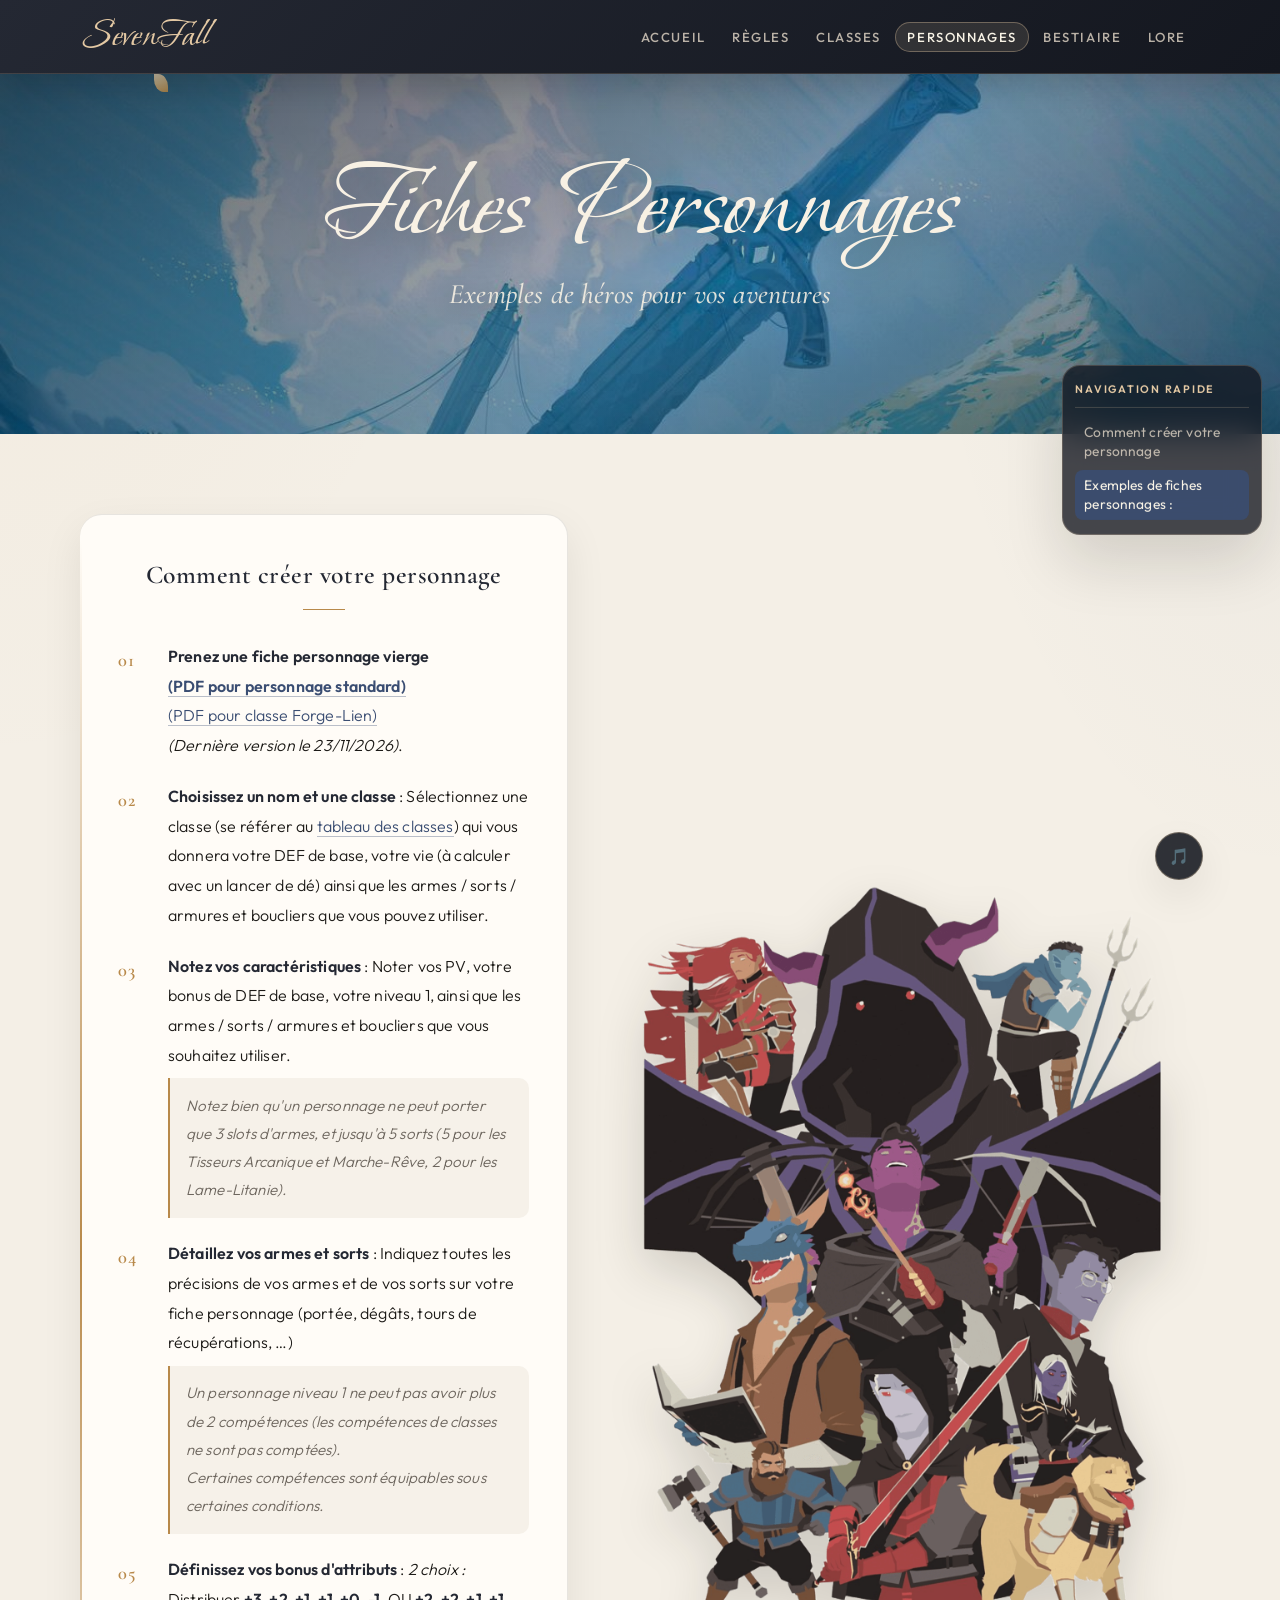
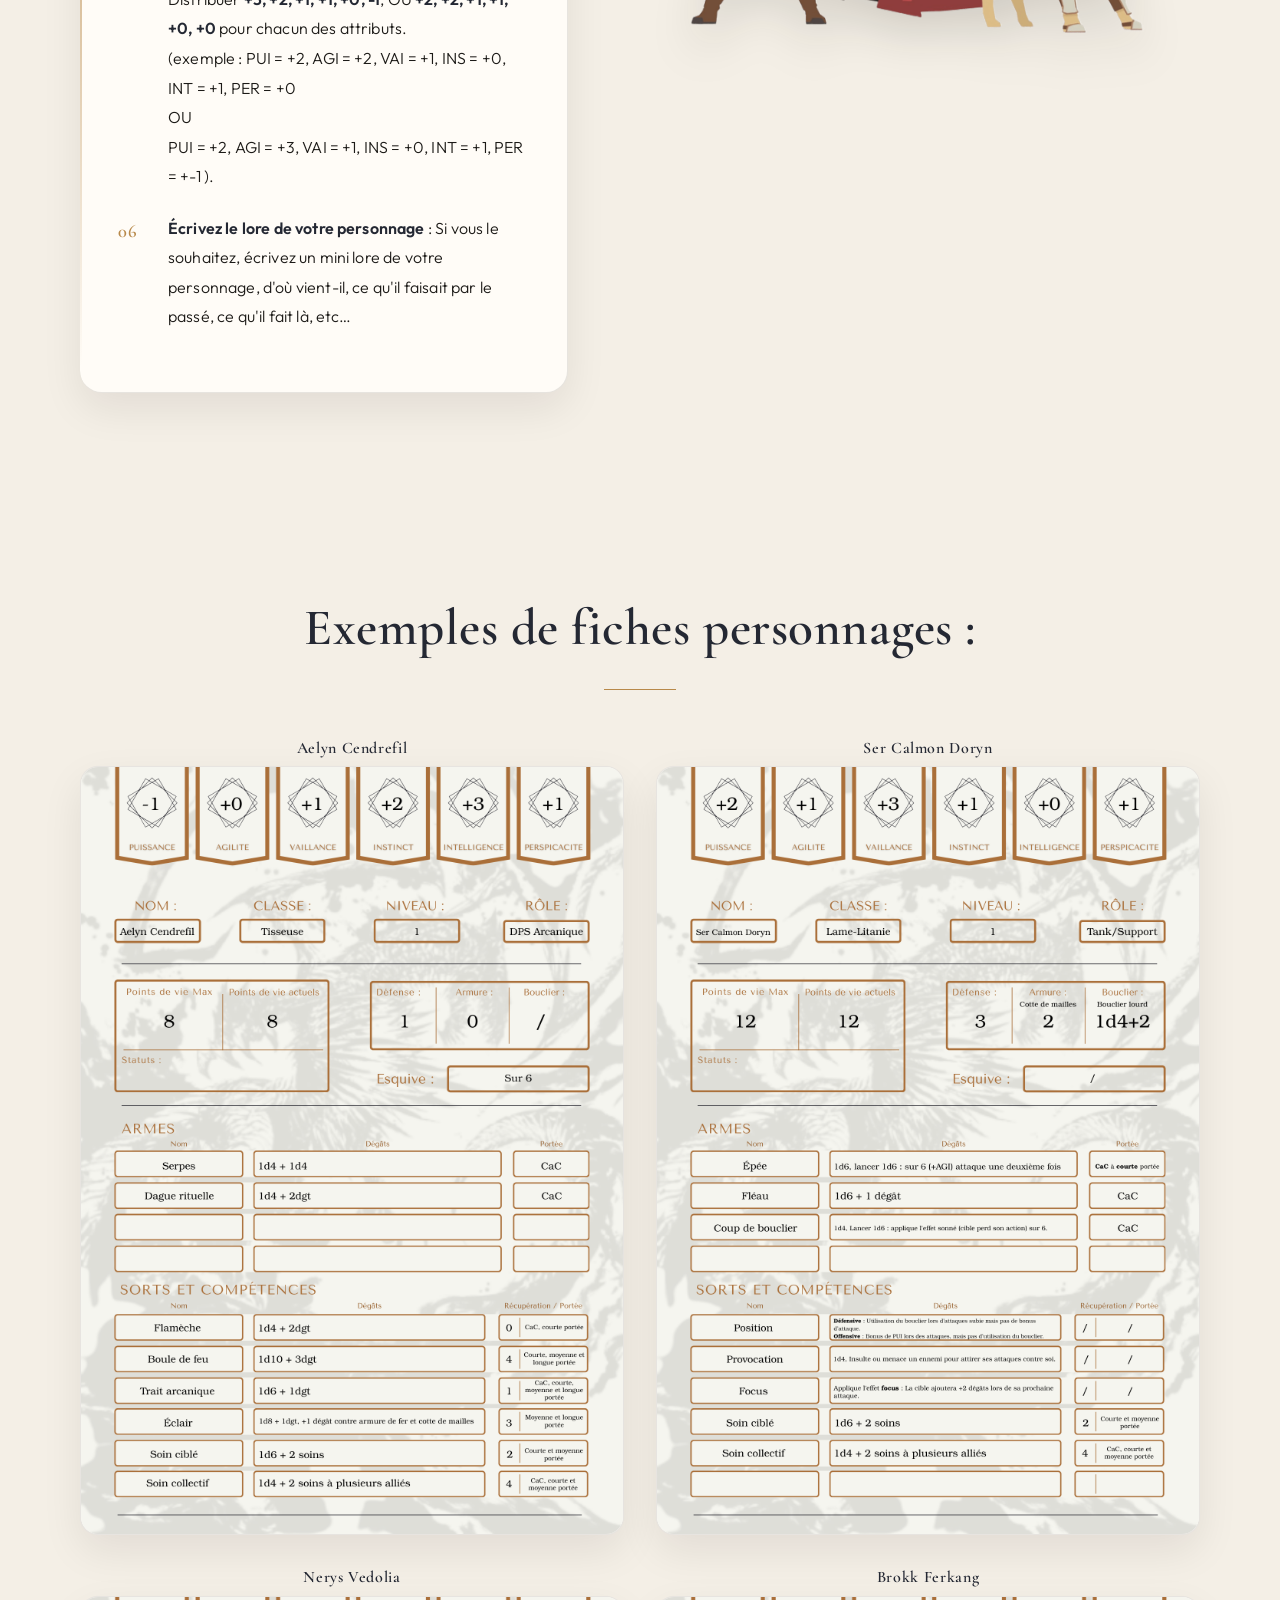
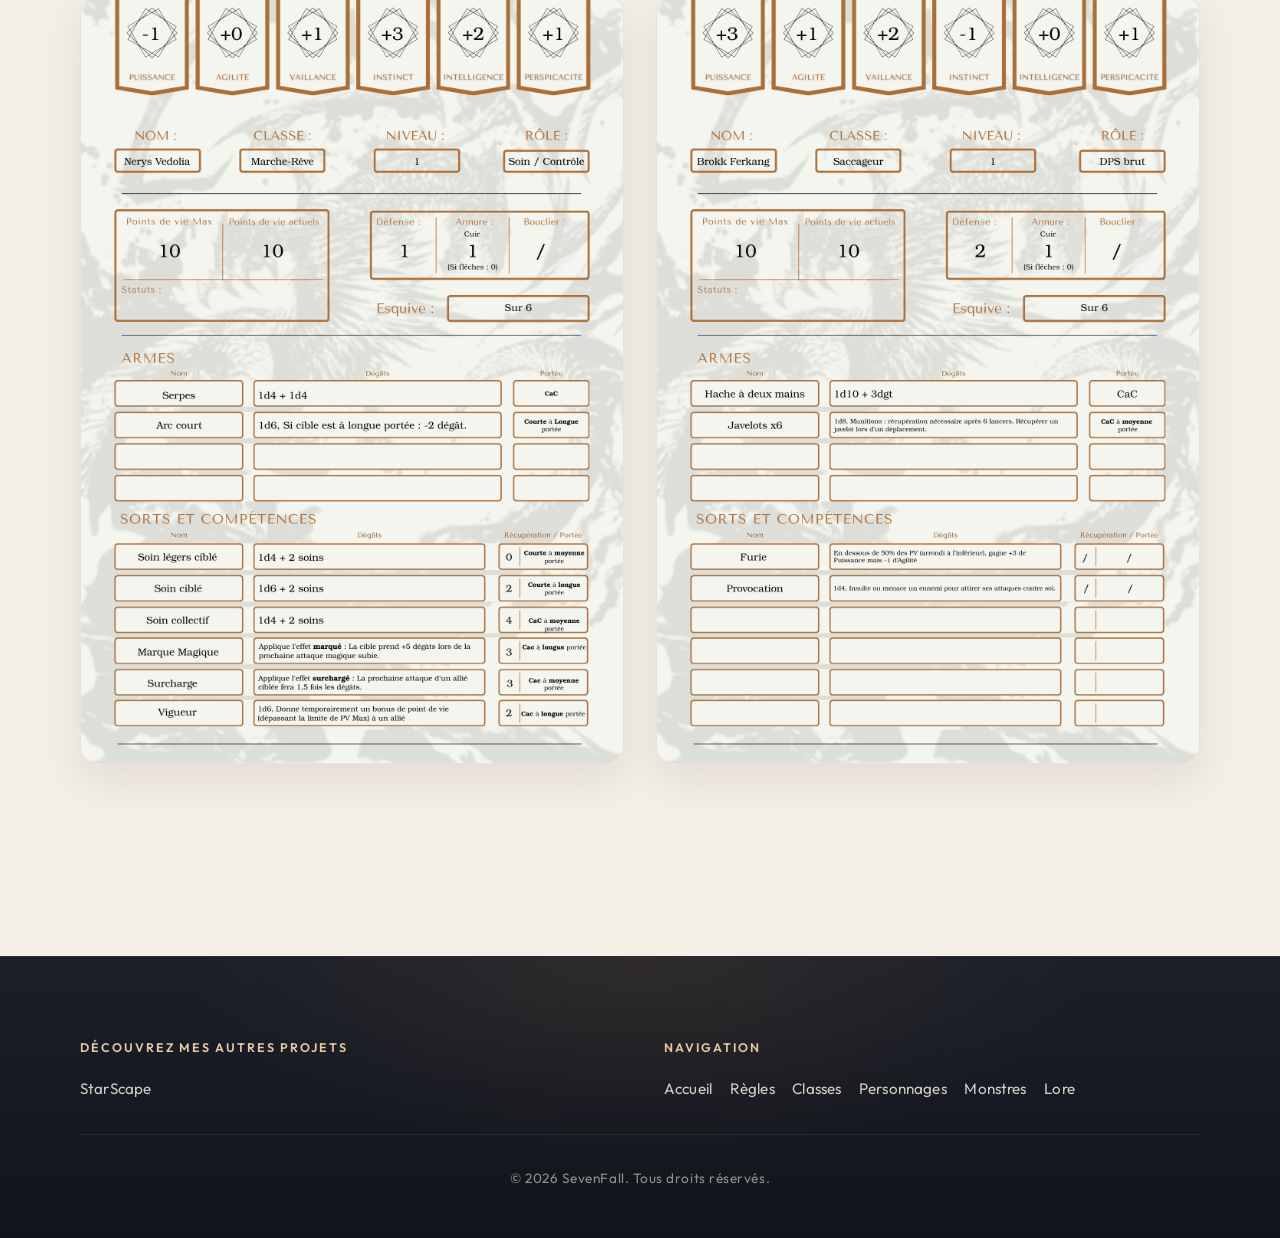
<file: personnages.html>
<!DOCTYPE html>
<html lang="fr">

<head>
    <meta charset="UTF-8">
    <meta name="viewport" content="width=device-width, initial-scale=1.0">
    <title>Personnages - SevenFall</title>
    <link rel="icon" type="image/svg+xml" href="favicon.svg">
    <link rel="preconnect" href="https://fonts.googleapis.com">
    <link rel="preconnect" href="https://fonts.gstatic.com" crossorigin>
    <link href="https://fonts.googleapis.com/css2?family=Bonheur+Royale&family=Cormorant+Garamond:ital,wght@0,500;0,600;0,700;1,500&family=Outfit:wght@300;400;500;600;700&display=swap" rel="stylesheet">
    <link rel="stylesheet" href="styles.css">
</head>

<body>
    <!-- Navbar -->
    <nav class="navbar">
        <div class="nav-container">
            <a href="index.html" class="nav-logo">SevenFall</a>
            <button class="nav-toggle" aria-label="Menu">
                <span></span>
                <span></span>
                <span></span>
            </button>
            <ul class="nav-menu">
                <li><a href="index.html" class="nav-link">Accueil</a></li>
                <li><a href="regles.html" class="nav-link">Règles</a></li>
                <li><a href="classes.html" class="nav-link">Classes</a></li>
                <li><a href="personnages.html" class="nav-link active">Personnages</a></li>
                <li><a href="monstres.html" class="nav-link">Bestiaire</a></li>
                <li><a href="lore.html" class="nav-link">Lore</a></li>
                <!-- <li><a href="scenarios.html" class="nav-link">Scénarios</a></li> -->
            </ul>
        </div>
    </nav>

    <!-- Hero Section -->
    <section class="hero" style="min-height: 40vh;">
        <div class="hero-content">
            <h1 class="hero-title fade-in">Fiches Personnages</h1>
            <p class="hero-subtitle fade-in-delay">Exemples de héros pour vos aventures</p>
        </div>
        <div class="hero-decoration">
            <div class="leaf leaf-1"></div>
            <div class="leaf leaf-4"></div>
            <div class="leaf leaf-2"></div>
            <div class="leaf leaf-3"></div>
        </div>
    </section>

    <!-- Guide de création de personnage -->
    <section class="section">
        <div class="container">
            <div class="flex-row">
                <div class="content-card guide-card">
                    <h2 class="content-card-title">Comment créer votre personnage</h2>
                    <ol class="guide-list counter">
                        <li>
                            <strong>Prenez une fiche personnage vierge <br>
                                <a target="_blank"
                                    href="./assets/pdf/Fiches personnages SevenFall.pdf" class="guide-link"
                                    download>(PDF pour personnage standard)</a></strong>
                                    <br>
                                    <a target="_blank"
                                        href="./assets/pdf/Fiche personnage SevenFall Forge-Lien.pdf" class="guide-link"
                                        download>(PDF pour classe Forge-Lien)</a></strong>
                                        <br>
                                    <i>(Dernière version le 23/11/2026)</i>.
                        </li>
                        <li>
                            <strong>Choisissez un nom et une classe</strong> : Sélectionnez une classe (se référer au <a
                                href="classes.html" class="guide-link">tableau des classes</a>) qui vous donnera votre
                            DEF de base, votre vie (à calculer avec un lancer de dé) ainsi que les armes / sorts /
                            armures et boucliers que vous pouvez utiliser.
                        </li>
                        <li>
                            <strong>Notez vos caractéristiques</strong> : Noter vos PV, votre bonus de DEF de base, votre niveau 1,
                            ainsi que les armes / sorts / armures et boucliers que vous souhaitez utiliser.
                            <div class="guide-note">
                                <em>Notez bien qu'un personnage ne peut porter que 3 slots d'armes, et jusqu'à 5 sorts
                                    (5 pour les Tisseurs Arcanique et Marche-Rêve, 2 pour les Lame-Litanie).</em>
                            </div>
                        </li>
                        <li>
                            <strong>Détaillez vos armes et sorts</strong> : Indiquez toutes les précisions de vos armes
                            et de vos sorts sur votre fiche personnage (portée, dégâts, tours de récupérations, …)
                            <div class="guide-note">
                                <em>Un personnage niveau 1 ne peut pas avoir plus de 2 compétences (les compétences de classes ne sont pas comptées). <br>Certaines compétences sont équipables sous certaines conditions.</em>
                            </div>
                        </li>
                        <li>
                            <strong>Définissez vos bonus d'attributs</strong> : <i>2 choix :</i> Distribuer <strong>+3,
                                +2, +1, +1, +0, -1</strong>, OU <strong>+2, +2, +1, +1, +0, +0</strong> pour chacun des
                            attributs.
                            <br> (exemple : PUI = +2, AGI = +2, VAI = +1, INS = +0, INT = +1, PER = +0
                            <br>OU <br> PUI = +2, AGI = +3, VAI = +1, INS = +0, INT = +1, PER = +-1 ).
                        </li>
                        <li>
                            <strong>Écrivez le lore de votre personnage</strong> : Si vous le souhaitez, écrivez un mini
                            lore de votre personnage, d'où vient-il, ce qu'il faisait par le passé, ce qu'il fait là,
                            etc…
                        </li>
                    </ol>
                </div>
                <img style="margin-right: 0; width: 100%; max-width: 600px; height: auto;"
                    src="./assets/images/characters.png" alt="Personnages" class="hero-characters">
            </div>
    </section>

    <!-- Fiches Personnages -->
    <section class="section">
        <div class="container">

            <h2 class="section-title">Exemples de fiches personnages :</h2>
            <div class="hero-characters-image-container">
                <div class="hero-characters-image-item">
                    <h3 class="hero-characters-image-name">Aelyn Cendrefil</h3>
                    <img src="./assets/images/FichesPersos/Aelyn Cendrefil.png" alt="Fiche personnage Aelyn Cendrefil"
                        class="hero-characters-image">
                </div>
                <div class="hero-characters-image-item">
                    <h3 class="hero-characters-image-name">Ser Calmon Doryn</h3>
                    <img src="./assets/images/FichesPersos/Ser Calmon Doryn.png" alt="Fiche personnage Ser Calmon Doryn"
                        class="hero-characters-image">
                </div>
                <div class="hero-characters-image-item">
                    <h3 class="hero-characters-image-name">Nerys Vedolia</h3>
                    <img src="./assets/images/FichesPersos/Nerys Vedolia.png" alt="Fiche personnage Nerys Vedolia"
                        class="hero-characters-image">
                </div>
                <div class="hero-characters-image-item">
                    <h3 class="hero-characters-image-name">Brokk Ferkang</h3>
                    <img src="./assets/images/FichesPersos/Brokk Ferkang.png" alt="Fiche personnage Brokk Ferkang"
                        class="hero-characters-image">
                </div>
            </div>
        </div>
    </section>

    <!-- Footer -->
    <footer class=" footer">
                <div class="container">
                    <div class="footer-content">
                        <div class="footer-section">
                            <h3>Découvrez mes autres projets</h3>
                            <a href="https://starscapejdr.netlify.app/" target="_blank">StarScape</a>
                        </div>
                        <div class="footer-section">
                            <h4>Navigation</h4>
                            <ul>
                                <li><a href="index.html">Accueil</a></li>
                                <li><a href="regles.html">Règles</a></li>
                                <li><a href="classes.html">Classes</a></li>
                                <li><a href="personnages.html">Personnages</a></li>
                                <li><a href="monstres.html">Monstres</a></li>
                                <li><a href="lore.html">Lore</a></li>
                                <!-- <li><a href="scenarios.html">Scénarios</a></li> -->
                            </ul>
                        </div>
                    </div>
                    <div class="footer-bottom">
                        <p>&copy; <span id="current-year"></span> SevenFall. Tous droits réservés.</p>
                    </div>
                </div>
                </footer>

                <!-- Contrôle de la musique -->
                <div class="music-control">
                    <button id="music-toggle" class="music-btn" aria-label="Musique">
                        <span class="music-icon">🎵</span>
                    </button>
                </div>

                <!-- Audio pour la musique de fond -->
                <audio id="background-music" loop>
                    <source src="music/background.mp3" type="audio/mpeg">
                    Votre navigateur ne supporte pas l'élément audio.
                </audio>

                <script src="script.js"></script>
</body>

</html>
</file>
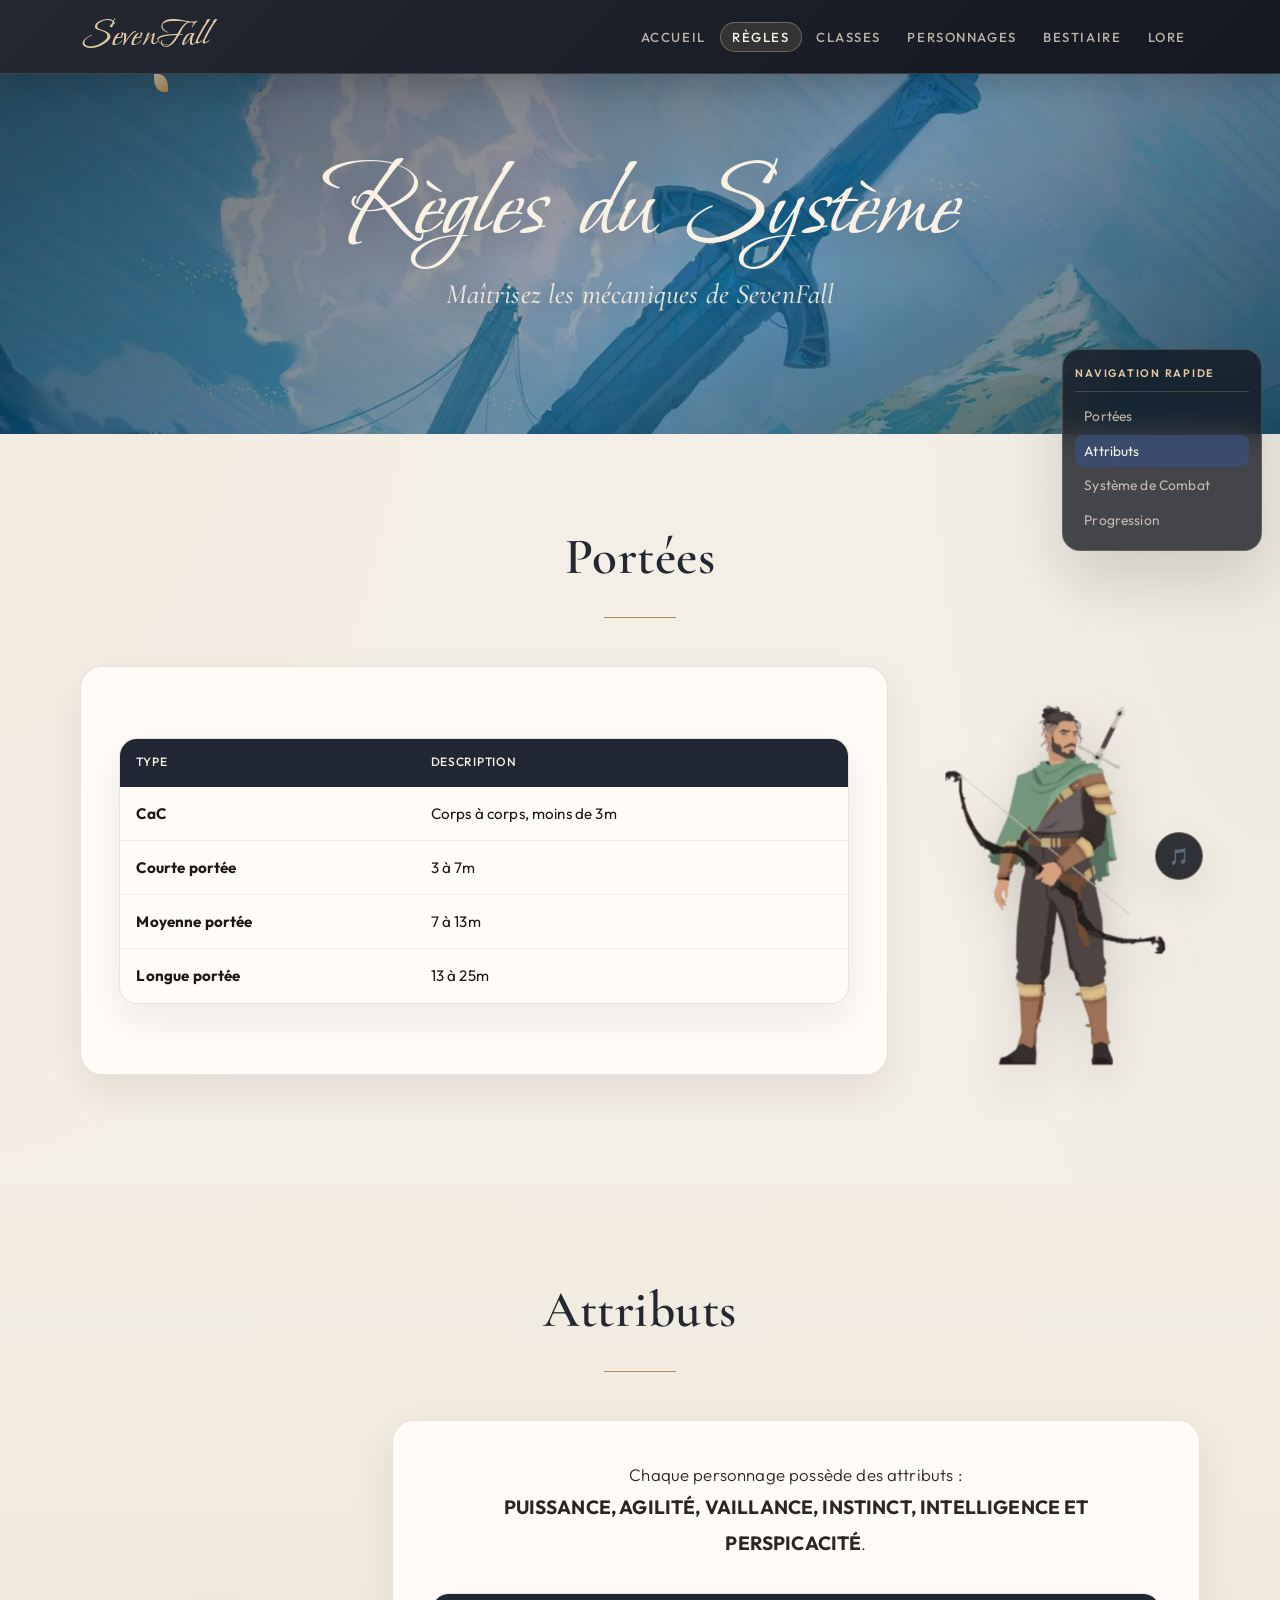
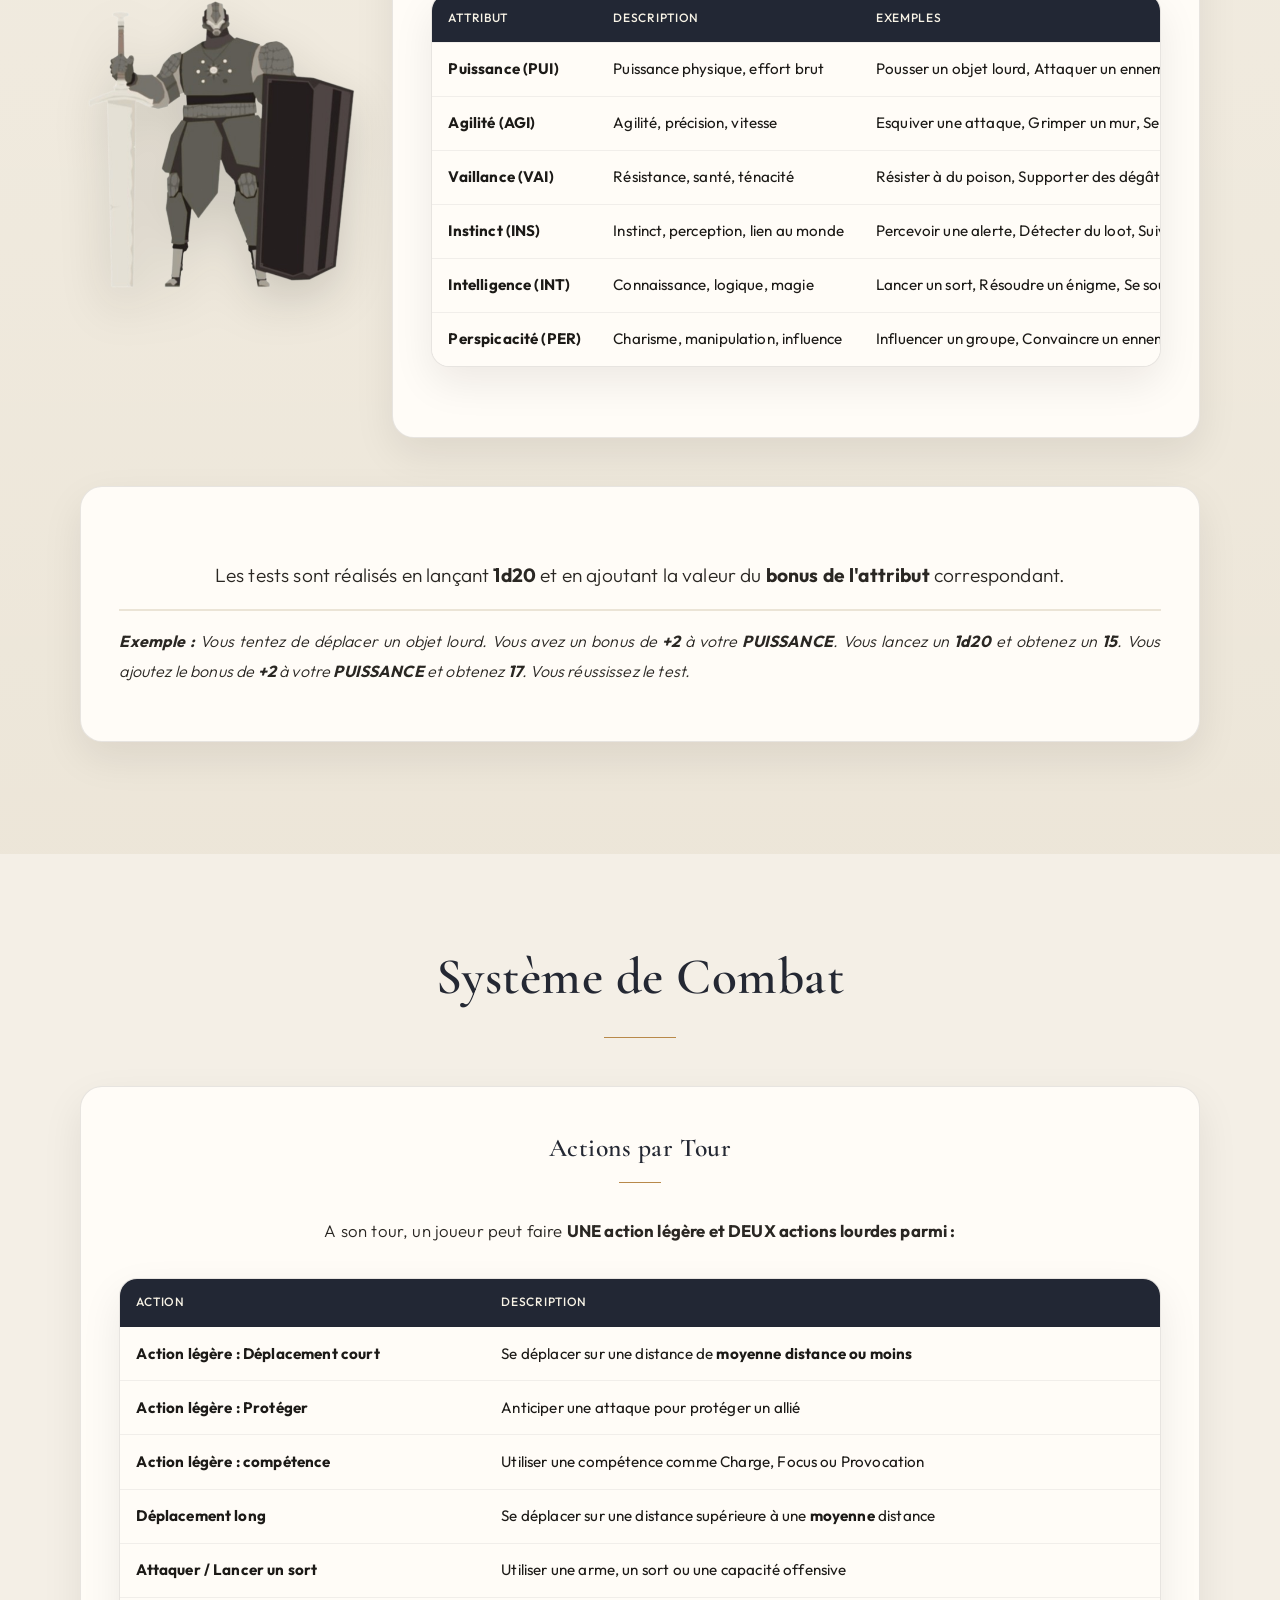
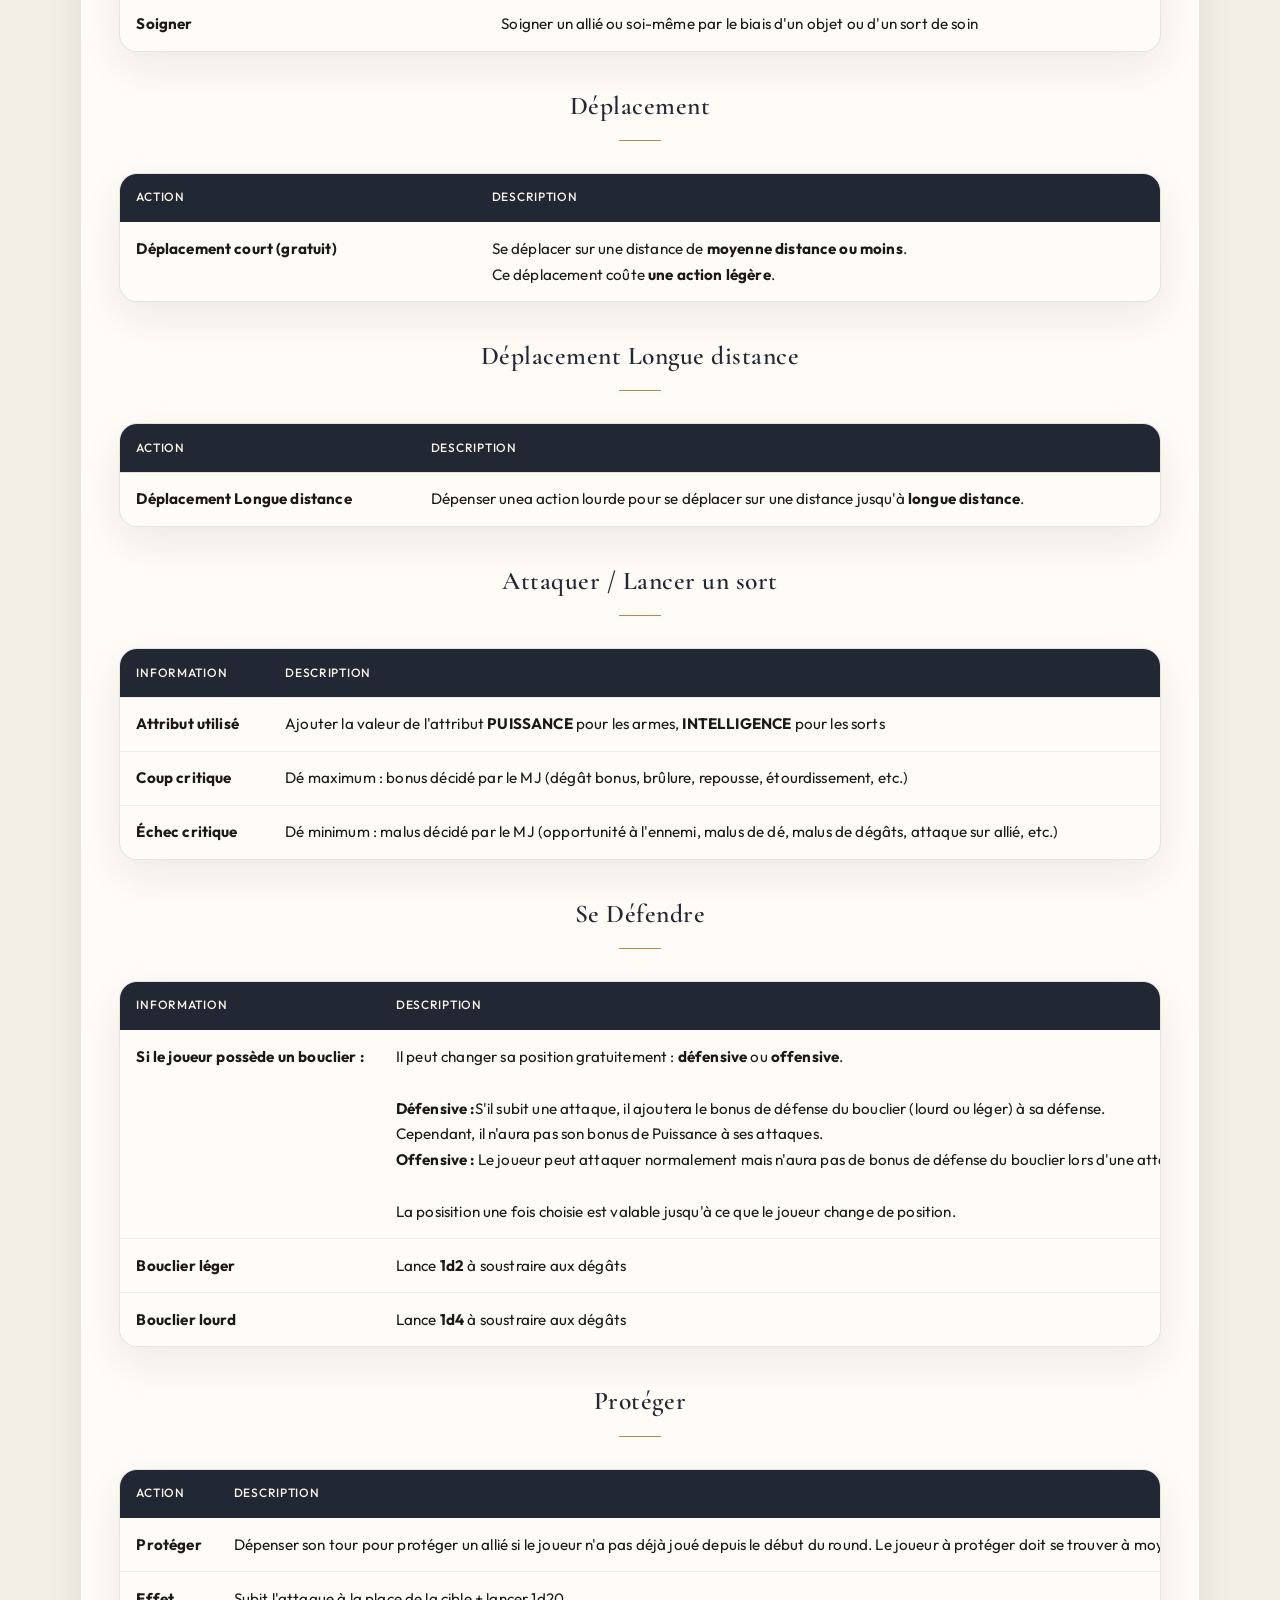
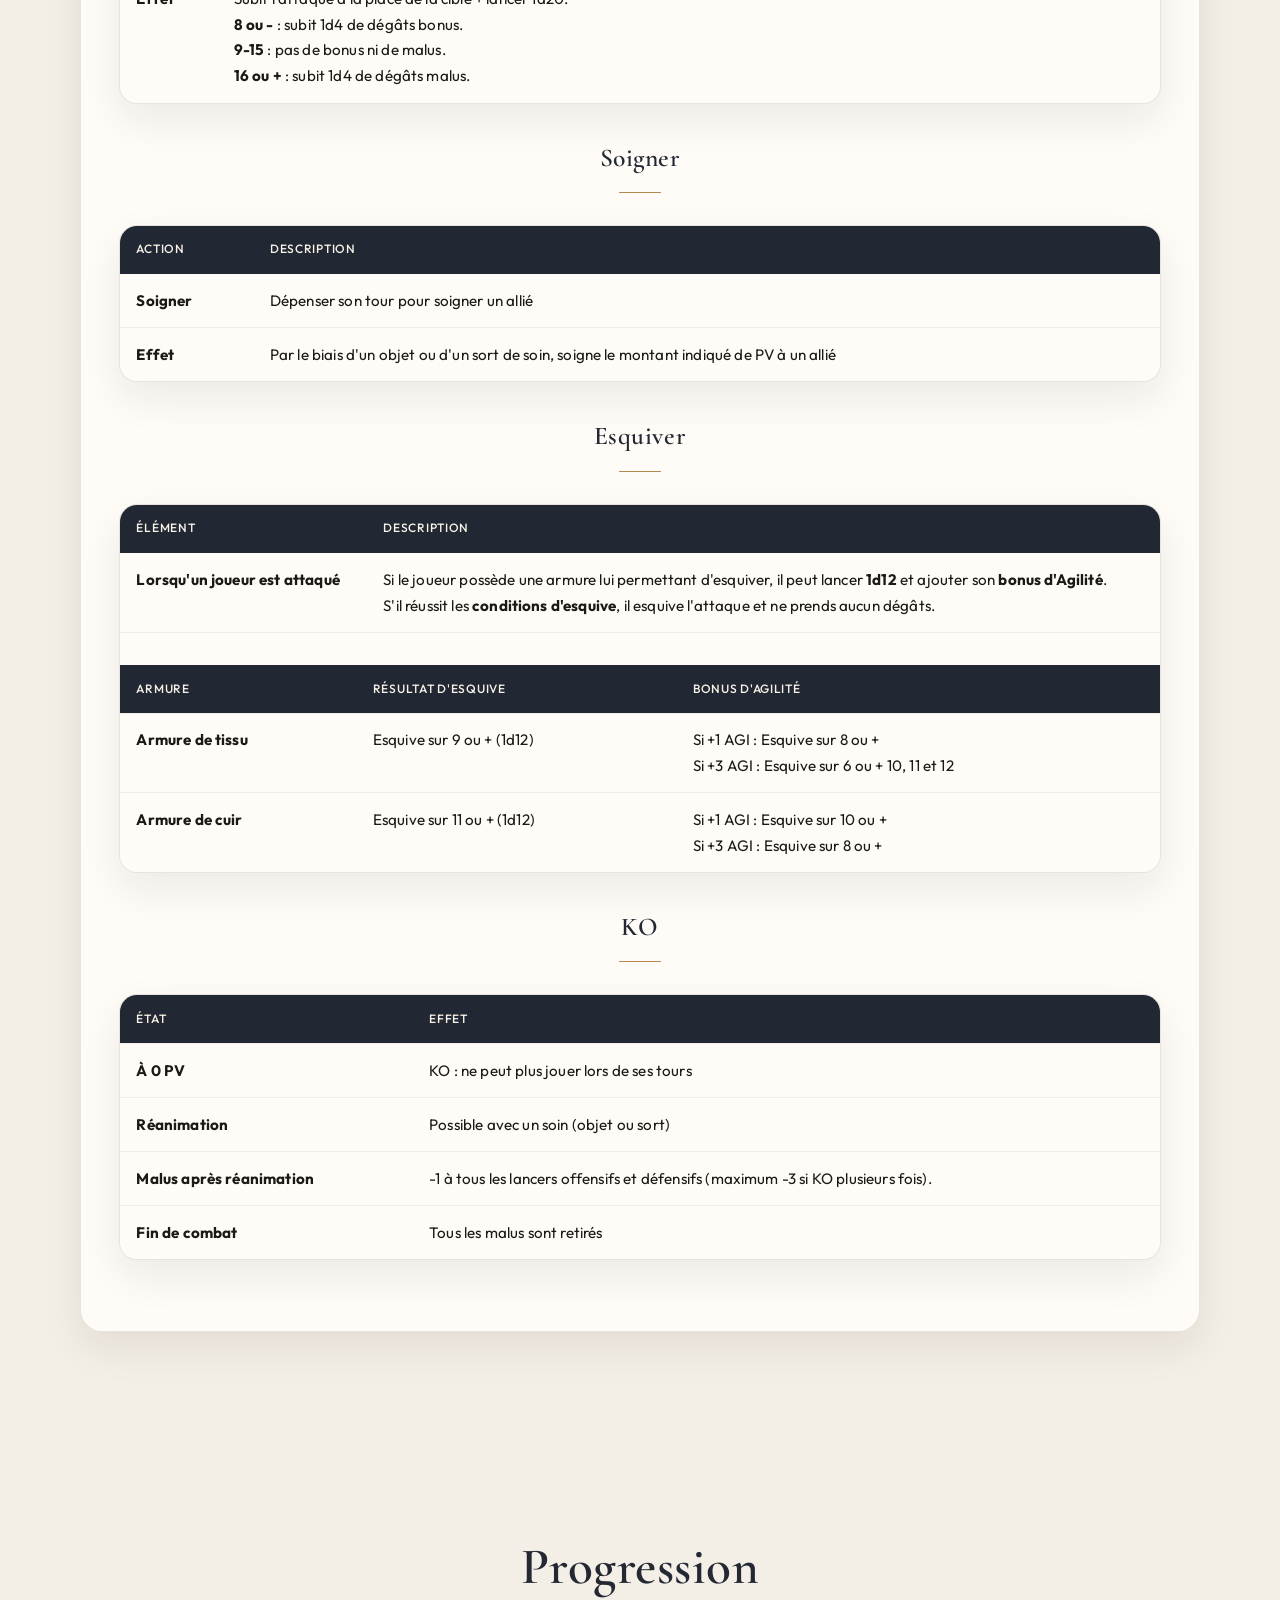
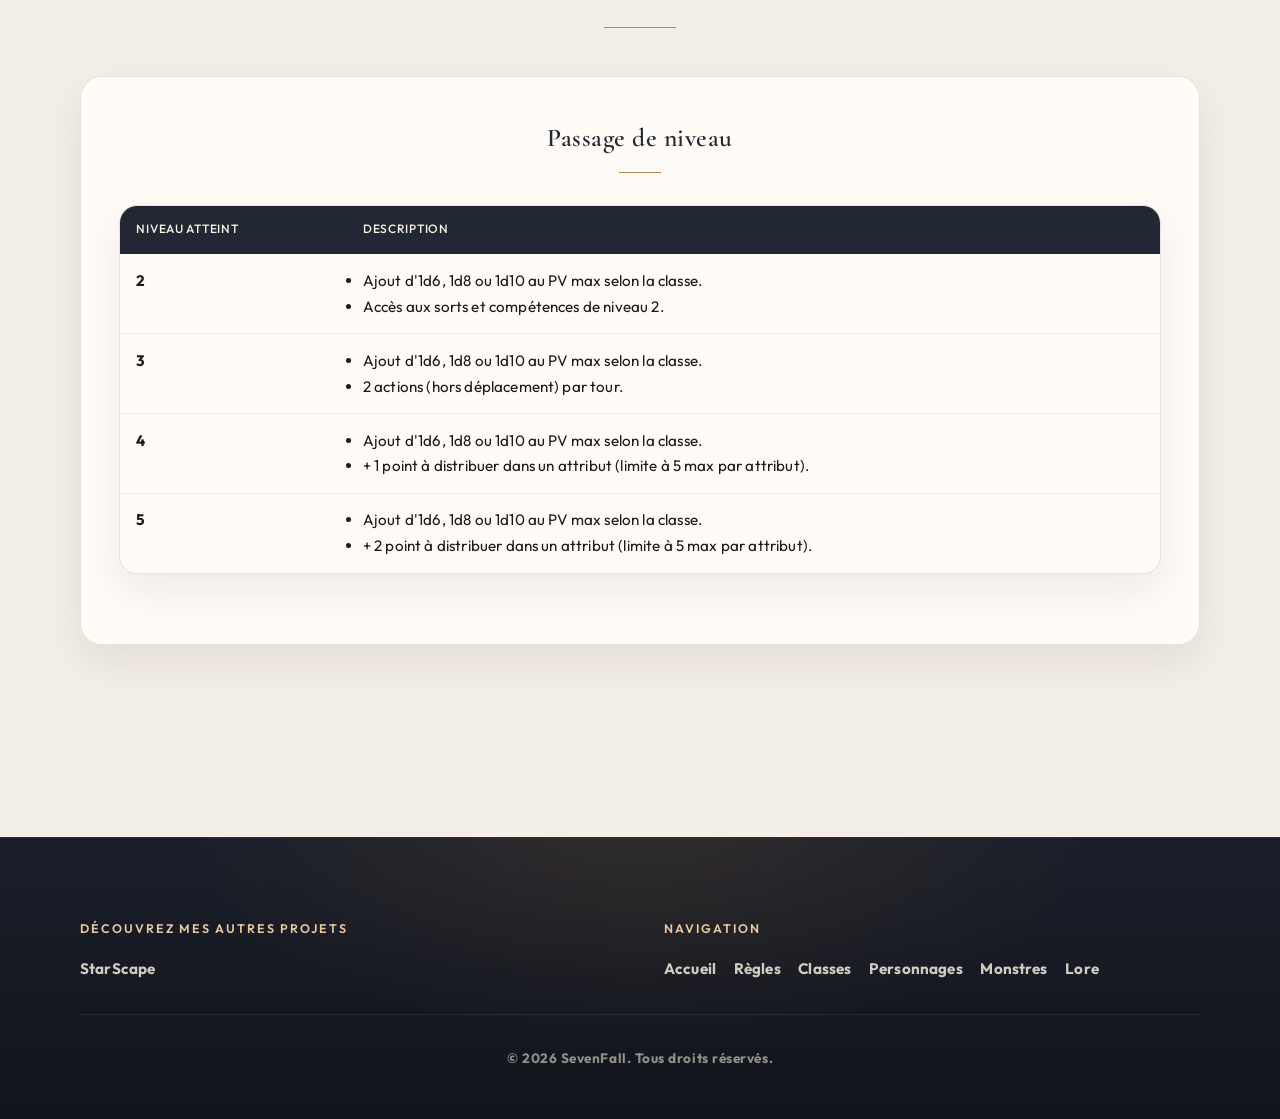
<file: regles.html>
<!DOCTYPE html>
<html lang="fr">

<head>
    <meta charset="UTF-8">
    <meta name="viewport" content="width=device-width, initial-scale=1.0">
    <title>Règles - SevenFall</title>
    <link rel="icon" type="image/svg+xml" href="favicon.svg">
    <link rel="preconnect" href="https://fonts.googleapis.com">
    <link rel="preconnect" href="https://fonts.gstatic.com" crossorigin>
    <link href="https://fonts.googleapis.com/css2?family=Bonheur+Royale&family=Cormorant+Garamond:ital,wght@0,500;0,600;0,700;1,500&family=Outfit:wght@300;400;500;600;700&display=swap" rel="stylesheet">
    <link rel="stylesheet" href="styles.css">
</head>

<body>
    <!-- Navbar -->
    <nav class="navbar">
        <div class="nav-container">
            <a href="index.html" class="nav-logo">SevenFall</a>
            <button class="nav-toggle" aria-label="Menu">
                <span></span>
                <span></span>
                <span></span>
            </button>
            <ul class="nav-menu">
                <li><a href="index.html" class="nav-link">Accueil</a></li>
                <li><a href="regles.html" class="nav-link active">Règles</a></li>
                <li><a href="classes.html" class="nav-link">Classes</a></li>
                <li><a href="personnages.html" class="nav-link">Personnages</a></li>
                <li><a href="monstres.html" class="nav-link">Bestiaire</a></li>
                <li><a href="lore.html" class="nav-link">Lore</a></li>
                <!-- <li><a href="scenarios.html" class="nav-link">Scénarios</a></li> -->
            </ul>
        </div>
    </nav>

    <!-- Hero Section -->
    <section class="hero" style="min-height: 40vh;">
        <div class="hero-content">
            <h1 class="hero-title fade-in">Règles du Système</h1>
            <p class="hero-subtitle fade-in-delay">Maîtrisez les mécaniques de SevenFall</p>
        </div>
        <div class="hero-decoration">
            <div class="leaf leaf-1"></div>
            <div class="leaf leaf-4"></div>
            <div class="leaf leaf-2"></div>
            <div class="leaf leaf-3"></div>
        </div>
    </section>

    <!-- Section Portées -->
    <section class="section">
        <div class="container">
            <h2 class="section-title">Portées</h2>
            <div class="flex-row">
                <div class="content-card content-card--split">
                    <div class="table-container">
                        <table>
                            <thead>
                                <tr>
                                    <th>Type</th>
                                    <th>Description</th>
                                </tr>
                            </thead>
                            <tbody>
                                <tr>
                                    <td><strong>CaC</strong></td>
                                    <td>Corps à corps, moins de 3m</td>
                                </tr>
                                <tr>
                                    <td><strong>Courte portée</strong></td>
                                    <td>3 à 7m</td>
                                </tr>
                                <tr>
                                    <td><strong>Moyenne portée</strong></td>
                                    <td>7 à 13m</td>
                                </tr>
                                <tr>
                                    <td><strong>Longue portée</strong></td>
                                    <td>13 à 25m</td>
                                </tr>
                            </tbody>
                        </table>
                    </div>
                </div>
                <img src="./assets/images/Fendeur de Brume.png" alt="Fendeur de Brume" class="hero-characters">
            </div>
        </div>
    </section>

    <!-- Section Attributs -->
    <section class="section section-alt">
        <div class="container">
            <h2 class="section-title">Attributs</h2>
            <div class="flex-column">
                <div class="flex-row">
                    <img src="./assets/images/Lame Littanie.png" alt="Lame-Litanie" class="hero-characters">
                    <div class="content-card content-card--split">
                        <p style="text-align: center; margin-bottom: var(--spacing-md);">Chaque personnage possède des
                            attributs :
                            <br>
                            <strong style="font-size: 1.2rem; text-transform: uppercase;">Puissance, Agilité, Vaillance,
                                Instinct, Intelligence et Perspicacité</strong>.
                        </p>
                        <div class="table-container" style="box-shadow: var(--shadow-md);">
                            <table>
                                <thead>
                                    <tr>
                                        <th>Attribut</th>
                                        <th>Description</th>
                                        <th>Exemples</th>
                                    </tr>
                                </thead>
                                <tbody>
                                    <tr>
                                        <td><strong>Puissance (PUI)<br></strong></td>
                                        <td>Puissance physique, effort brut</td>
                                        <td>Pousser un objet lourd, Attaquer un ennemi, etc.</td>
                                    </tr>
                                    <tr>
                                        <td><strong>Agilité (AGI)<br></strong></td>
                                        <td>Agilité, précision, vitesse</td>
                                        <td>Esquiver une attaque, Grimper un mur, Se déplacer furtivement, etc.</td>
                                    </tr>
                                    <tr>
                                        <td><strong>Vaillance (VAI)<br></strong></td>
                                        <td>Résistance, santé, ténacité</td>
                                        <td>Résister à du poison, Supporter des dégâts, etc.</td>
                                    </tr>
                                    <tr>
                                        <td><strong>Instinct (INS)<br></strong></td>
                                        <td>Instinct, perception, lien au monde</td>
                                        <td>Percevoir une alerte, Détecter du loot, Suivre une piste, etc.</td>
                                    </tr>
                                    <tr>
                                        <td><strong>Intelligence (INT)<br></strong></td>
                                        <td>Connaissance, logique, magie</td>
                                        <td>Lancer un sort, Résoudre un énigme, Se souvenir d'une information, etc.</td>
                                    </tr>
                                    <tr>
                                        <td><strong>Perspicacité (PER)<br></strong></td>
                                        <td>Charisme, manipulation, influence</td>
                                        <td>Influencer un groupe, Convaincre un ennemi, Detecter un mensonge, etc.</td>
                                    </tr>
                                </tbody>
                            </table>
                        </div>
                    </div>
                </div>

                <div class="content-card">
                    <p
                        style="font-size: 1.2rem; text-align: center; margin-top: var(--spacing-md); border-bottom: 2px solid var(--color-bg-alt); padding-bottom: var(--spacing-sm);">
                        Les tests sont réalisés en lançant <strong>1d20</strong> et en ajoutant la valeur du
                        <strong>bonus de l'attribut</strong> correspondant.
                    </p>
                    <p style="font-size: 1rem; font-style: italic;"> <strong>Exemple :</strong> Vous tentez de déplacer
                        un objet lourd. Vous avez un bonus de <strong>+2</strong> à votre <strong>PUISSANCE</strong>.
                        Vous lancez un <strong>1d20</strong> et obtenez un <strong>15</strong>. Vous ajoutez le bonus de
                        <strong>+2</strong> à votre <strong>PUISSANCE</strong> et obtenez <strong>17</strong>. Vous
                        réussissez le test.
                    </p>
                </div>
            </div>
        </div>
    </section>

    <!-- Section Combat -->
    <section class="section">
        <div class="container">
            <h2 class="section-title">Système de Combat</h2>
            <div class="content-card">
                <h3 class="content-card-title">Actions par Tour</h3>
                <p style="text-align: center; margin-bottom: var(--spacing-md);">A son tour, un joueur peut faire <strong>UNE
                        action légère et <strong>DEUX</strong> actions lourdes parmi :</p>
                <div class="table-container" style="box-shadow: var(--shadow-md);">
                    <table>
                        <thead>
                            <tr>
                                <th>Action</th>
                                <th>Description</th>
                            </tr>
                        </thead>
                        <tbody>
                            <tr>
                                <td><strong>Action légère : Déplacement court </strong></td>
                                <td>Se déplacer sur une distance de <strong>moyenne distance ou moins</strong></td>
                            </tr>
                            <tr>
                                <td><strong> Action légère : Protéger</strong></td>
                                <td>Anticiper une attaque pour protéger un allié</td>
                            </tr>
                            <tr>
                                <td><strong> Action légère : compétence</strong></td>
                                <td>Utiliser une compétence comme Charge, Focus ou Provocation</td>
                            </tr>
                            <tr>
                                <td><strong>Déplacement long</strong></td>
                                <td>Se déplacer sur une distance supérieure à une <strong>moyenne</strong> distance</td>
                            </tr>
                            <tr>
                                <td><strong>Attaquer / Lancer un sort</strong></td>
                                <td>Utiliser une arme, un sort ou une capacité offensive</td>
                            </tr>
                            <tr>
                                <td><strong>Soigner</strong></td>
                                <td>Soigner un allié ou soi-même par le biais d'un objet ou d'un sort de soin</td>
                            </tr>
                        </tbody>
                    </table>
                </div>

                <h3 class="content-card-title" style="margin-top: var(--spacing-md);">Déplacement</h3>
                <div class="table-container" style="box-shadow: var(--shadow-md);">
                    <table>
                        <thead>
                            <tr>
                                <th>Action</th>
                                <th>Description</th>
                            </tr>
                        </thead>
                        <tbody>
                            <tr>
                                <td><strong>Déplacement court (gratuit)</strong></td>
                                <td>Se déplacer sur une distance de <strong>moyenne distance ou moins</strong>.
                                    <br>Ce déplacement coûte <strong>une action légère</strong>.
                                </td>
                            </tr>
                        </tbody>
                    </table>
                </div>

                <h3 class="content-card-title" style="margin-top: var(--spacing-md);">Déplacement Longue distance</h3>
                <div class="table-container" style="box-shadow: var(--shadow-md);">
                    <table>
                        <thead>
                            <tr>
                                <th>Action</th>
                                <th>Description</th>
                            </tr>
                        </thead>
                        <tbody>
                            <tr>
                                <td><strong>Déplacement Longue distance </strong></td>
                                <td>Dépenser unea action lourde pour se déplacer sur une distance jusqu'à <strong>longue distance</strong>.</td>
                            </tr>
                        </tbody>
                    </table>
                </div>

                <h3 class="content-card-title" style="margin-top: var(--spacing-md);">Attaquer / Lancer un sort</h3>
                <div class="table-container" style="box-shadow: var(--shadow-md);">
                    <table>
                        <thead>
                            <tr>
                                <th>Information</th>
                                <th>Description</th>
                            </tr>
                        </thead>
                        <tbody>
                            <tr>
                                <td><strong>Attribut utilisé</strong></td>
                                <td>Ajouter la valeur de l'attribut <strong>PUISSANCE</strong> pour les armes,
                                    <strong>INTELLIGENCE</strong> pour les
                                    sorts
                                </td>
                            </tr>
                            <tr>
                                <td><strong>Coup critique</strong></td>
                                <td>Dé maximum : bonus décidé par le MJ (dégât bonus, brûlure, repousse, étourdissement,
                                    etc.)</td>
                            </tr>
                            <tr>
                                <td><strong>Échec critique</strong></td>
                                <td>Dé minimum : malus décidé par le MJ (opportunité à l'ennemi, malus de dé, malus de
                                    dégâts, attaque sur allié, etc.)</td>
                            </tr>
                        </tbody>
                    </table>
                </div>

                <h3 class="content-card-title" style="margin-top: var(--spacing-md);">Se Défendre</h3>
                <div class="table-container" style="box-shadow: var(--shadow-md);">
                    <table>
                        <thead>
                            <tr>
                                <th>Information</th>
                                <th>Description</th>
                            </tr>
                        </thead>
                        <tbody>
                            <tr>
                                <td><strong>Si le joueur possède un bouclier :</strong></td>
                                <td>Il peut changer sa position gratuitement : <strong>défensive</strong> ou
                                    <strong>offensive</strong>.
                                    <br><br>
                                    <strong>Défensive :</strong>S'il subit une attaque, il ajoutera le bonus de défense
                                    du bouclier (lourd ou léger) à sa défense.
                                    <br> Cependant, il n'aura pas son bonus de Puissance à ses attaques.
                                    <br>
                                    <strong>Offensive :</strong> Le joueur peut attaquer normalement mais n'aura pas de
                                    bonus de défense du bouclier lors d'une attaque subie.

                                    <br><br>
                                    La posisition une fois choisie est valable jusqu'à ce que le joueur change de
                                    position.
                                </td>
                            </tr>
                            <tr>
                                <td><strong>Bouclier léger</strong></td>
                                <td>Lance <strong>1d2</strong> à soustraire aux dégâts</td>
                            </tr>
                            <tr>
                                <td><strong>Bouclier lourd</strong></td>
                                <td>Lance <strong>1d4</strong> à soustraire aux dégâts</td>
                            </tr>
                        </tbody>
                    </table>
                </div>

                <h3 class="content-card-title" style="margin-top: var(--spacing-md);">Protéger</h3>
                <div class="table-container" style="box-shadow: var(--shadow-md);">
                    <table>
                        <thead>
                            <tr>
                                <th>Action</th>
                                <th>Description</th>
                            </tr>
                        </thead>
                        <tbody>
                            <tr>
                                <td><strong>Protéger</strong></td>
                                <td>Dépenser son tour pour protéger un allié si le joueur n'a pas déjà joué depuis le
                                    début du round. Le joueur à protéger doit se trouver à moyenne distance ou moins.
                                </td>
                            </tr>
                            <tr>
                                <td><strong>Effet</strong></td>
                                <td>Subit l'attaque à la place de la cible + lancer 1d20. <br> <strong>8 ou -</strong> :
                                    subit 1d4 de dégâts bonus. <br> <strong>9-15</strong> : pas de bonus ni de malus.
                                    <br> <strong>16 ou +</strong> : subit 1d4 de dégâts malus.
                                </td>
                            </tr>
                        </tbody>
                    </table>
                </div>

                <h3 class="content-card-title" style="margin-top: var(--spacing-md);">Soigner</h3>
                <div class="table-container" style="box-shadow: var(--shadow-md);">
                    <table>
                        <thead>
                            <tr>
                                <th>Action</th>
                                <th>Description</th>
                            </tr>
                        </thead>
                        <tbody>
                            <tr>
                                <td><strong>Soigner</strong></td>
                                <td>Dépenser son tour pour soigner un allié</td>
                            </tr>
                            <tr>
                                <td><strong>Effet</strong></td>
                                <td>Par le biais d'un objet ou d'un sort de soin, soigne le montant indiqué de PV à un
                                    allié</td>
                            </tr>
                        </tbody>
                    </table>
                </div>

                <h3 class="content-card-title" style="margin-top: var(--spacing-md);">Esquiver</h3>
                <div class="table-container" style="box-shadow: var(--shadow-md);">
                    <table>
                        <thead>
                            <tr>
                                <th>Élément</th>
                                <th>Description</th>
                            </tr>
                            <tr>
                                <td><strong>Lorsqu'un joueur est attaqué</strong></td>
                                <td>Si le joueur possède une armure lui permettant d'esquiver, il peut lancer
                                    <strong>1d12</strong> et ajouter son <strong>bonus d'Agilité</strong>.
                                    <br> S'il réussit les <strong>conditions d'esquive</strong>, il esquive l'attaque et
                                    ne prends aucun dégâts.
                                </td>
                            </tr>
                        </thead>
                    </table>

                    <table style="margin-top: var(--spacing-md);">
                        <thead>
                            <tr>
                                <th>Armure</th>
                                <th>Résultat d'esquive</th>
                                <th>Bonus d'Agilité</th>
                            </tr>
                        </thead>
                        <tbody>
                            <tr>
                                <td><strong>Armure de tissu</strong></td>
                                <td>Esquive sur 9 ou + (1d12)</td>
                                <td>Si +1 AGI : Esquive sur 8 ou +<br>Si +3 AGI : Esquive sur 6 ou +
                                    10, 11 et 12</td>
                            </tr>
                            <tr>
                                <td><strong>Armure de cuir</strong></td>
                                <td>Esquive sur 11 ou + (1d12)</td>
                                <td>Si +1 AGI : Esquive sur 10 ou +<br>Si +3 AGI : Esquive sur 8 ou +
                                </td>
                            </tr>
                        </tbody>
                    </table>
                </div>

                <h3 class="content-card-title" style="margin-top: var(--spacing-md);">KO</h3>
                <div class="table-container" style="box-shadow: var(--shadow-md);">
                    <table>
                        <thead>
                            <tr>
                                <th>État</th>
                                <th>Effet</th>
                            </tr>
                        </thead>
                        <tbody>
                            <tr>
                                <td><strong>À 0 PV</strong></td>
                                <td>KO : ne peut plus jouer lors de ses tours</td>
                            </tr>
                            <tr>
                                <td><strong>Réanimation</strong></td>
                                <td>Possible avec un soin (objet ou sort)</td>
                            </tr>
                            <tr>
                                <td><strong>Malus après réanimation</strong></td>
                                <td>-1 à tous les lancers offensifs et défensifs (maximum -3 si KO plusieurs fois).</td>
                            </tr>
                            <tr>
                                <td><strong>Fin de combat</strong></td>
                                <td>Tous les malus sont retirés</td>
                            </tr>
                        </tbody>
                    </table>
                </div>
            </div>
        </div>
    </section>

    <section class="section">
        <div class="container">
            <h2 class="section-title">Progression</h2>
            <div class="content-card">
                <h3 class="content-card-title">Passage de niveau</h3>
                <div class="table-container" style="box-shadow: var(--shadow-md);">
                    <table>
                        <thead>
                            <tr>
                                <th>Niveau atteint</th>
                                <th>Description</th>
                            </tr>
                        </thead>
                        <tbody>
                            <tr>
                                <td><strong>2</strong></td>
                                <td>
                                    <ul>
                                        <li>Ajout d'1d6, 1d8 ou 1d10 au PV max selon la classe.</li>
                                        <li>Accès aux sorts et compétences de niveau 2.</li>
                                    </ul>
                                </td>
                            </tr>
                            <tr>
                                <td><strong>3</strong></td>
                                <td>
                                    <ul>
                                        <li>Ajout d'1d6, 1d8 ou 1d10 au PV max selon la classe.</li>
                                        <li>2 actions (hors déplacement) par tour.</li>
                                    </ul>
                                </td>
                            </tr>
                            <tr>
                                <td><strong>4</strong></td>
                                <td>
                                    <ul>
                                        <li>Ajout d'1d6, 1d8 ou 1d10 au PV max selon la classe.</li>
                                        <li>+ 1 point à distribuer dans un attribut (limite à 5 max par attribut).</li>
                                    </ul>
                                </td>
                            </tr>
                            <tr>
                                <td><strong>5</strong></td>
                                <td>
                                    <ul>
                                        <li>Ajout d'1d6, 1d8 ou 1d10 au PV max selon la classe.</li>
                                        <li>+ 2 point à distribuer dans un attribut (limite à 5 max par attribut).</li>
                                    </ul>
                                </td>
                            </tr>
                        </tbody>
                    </table>
                </div>
            </div>
        </div>
    </section>

    <!-- Footer -->
    <footer class="footer">
        <div class="container">
            <div class="footer-content">
                <div class="footer-section">
                    <h3>Découvrez mes autres projets</h3>
                    <a href="https://starscapejdr.netlify.app/" target="_blank">StarScape</a>
                </div>
                <div class="footer-section">
                    <h4>Navigation</h4>
                    <ul>
                        <li><a href="index.html">Accueil</a></li>
                        <li><a href="regles.html">Règles</a></li>
                        <li><a href="classes.html">Classes</a></li>
                        <li><a href="personnages.html">Personnages</a></li>
                        <li><a href="monstres.html">Monstres</a></li>
                        <li><a href="lore.html">Lore</a></li>
                        <!-- <li><a href="scenarios.html">Scénarios</a></li> -->
                    </ul>
                </div>
            </div>
            <div class="footer-bottom">
                <p>&copy; <span id="current-year"></span> SevenFall. Tous droits réservés.</p>
            </div>
        </div>
    </footer>

    <!-- Contrôle de la musique -->
    <div class="music-control">
        <button id="music-toggle" class="music-btn" aria-label="Musique">
            <span class="music-icon">🎵</span>
        </button>
    </div>

    <!-- Audio pour la musique de fond -->
    <audio id="background-music" loop>
        <source src="music/background.mp3" type="audio/mpeg">
        Votre navigateur ne supporte pas l'élément audio.
    </audio>

    <script src="script.js"></script>
</body>

</html>
</file>
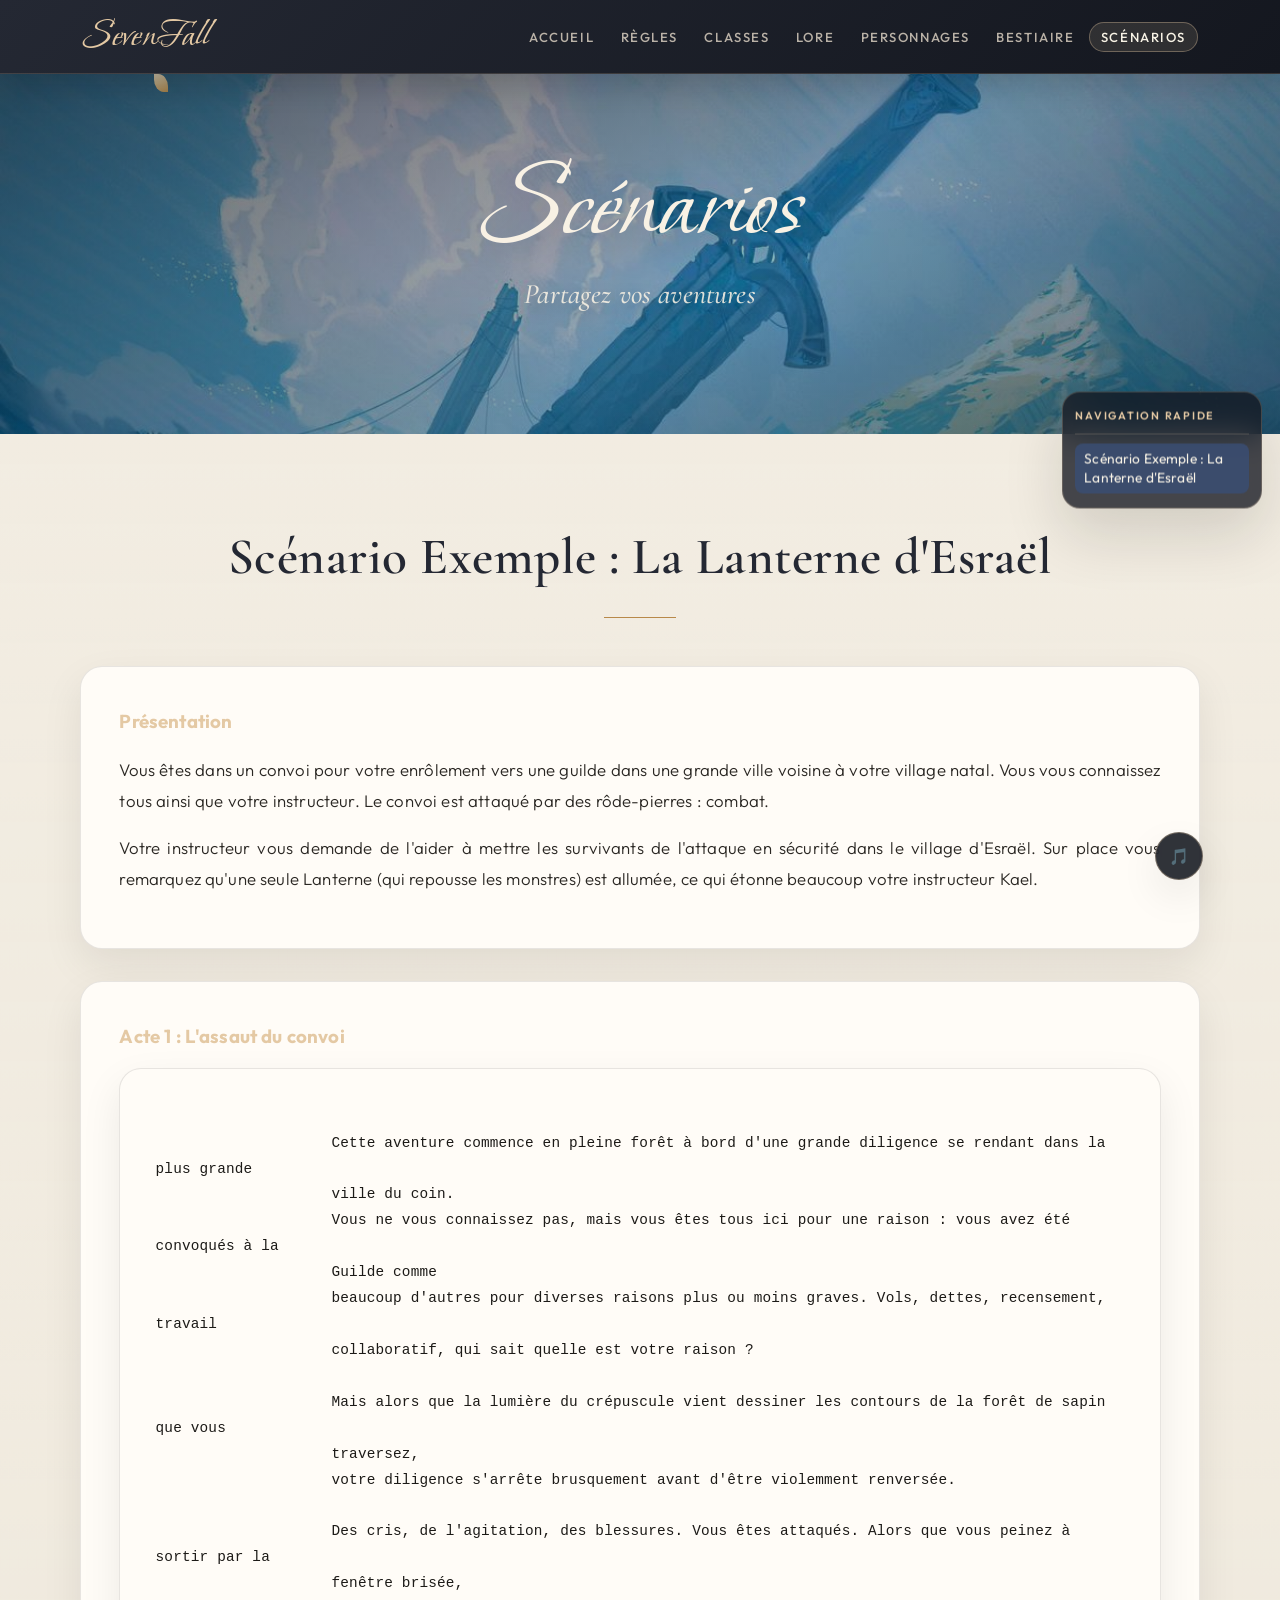
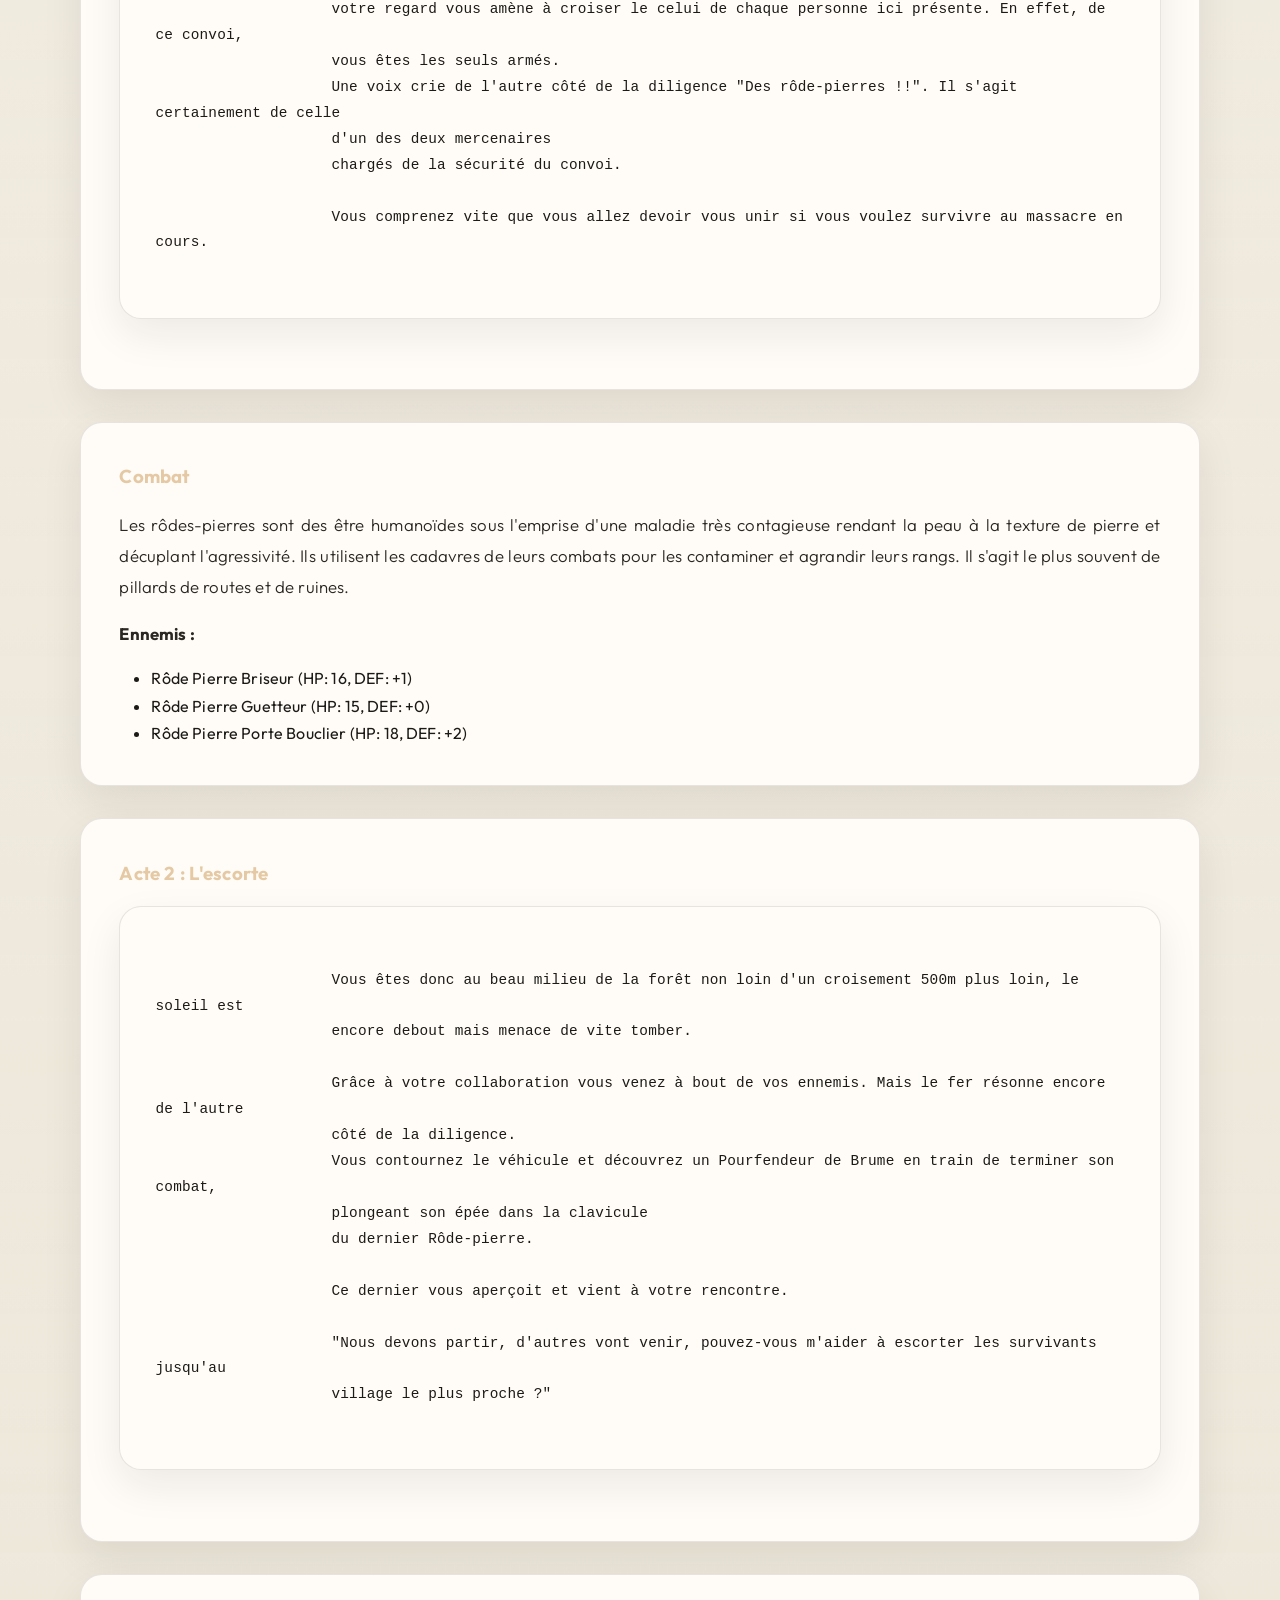
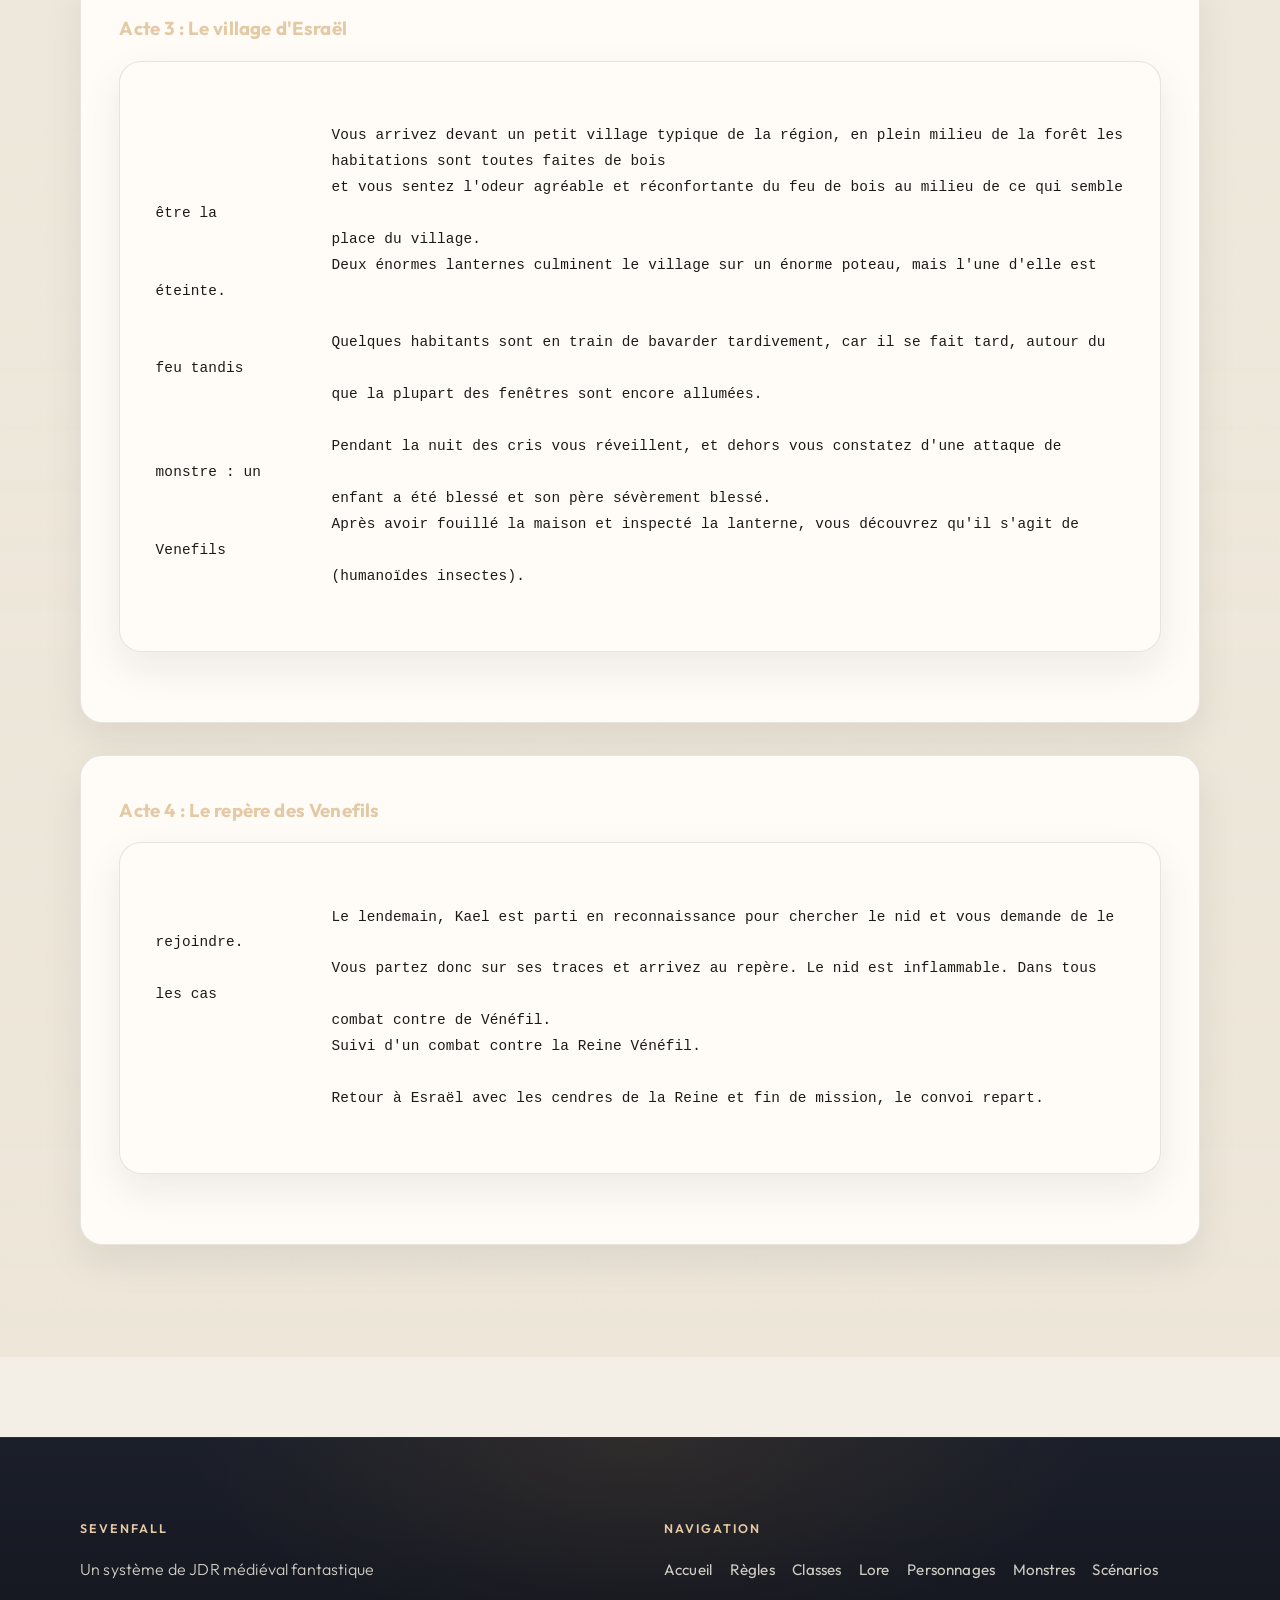
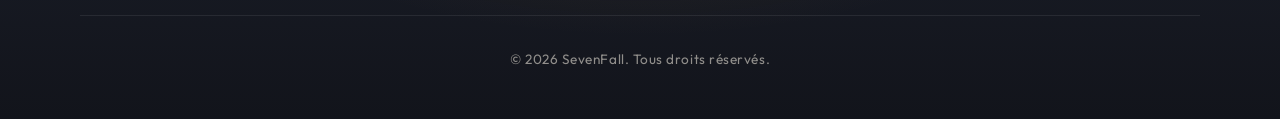
<file: scenarios.html>
<!DOCTYPE html>
<html lang="fr">

<head>
    <meta charset="UTF-8">
    <meta name="viewport" content="width=device-width, initial-scale=1.0">
    <title>Scénarios - SevenFall</title>
    <link rel="icon" type="image/svg+xml" href="favicon.svg">
    <link rel="preconnect" href="https://fonts.googleapis.com">
    <link rel="preconnect" href="https://fonts.gstatic.com" crossorigin>
    <link href="https://fonts.googleapis.com/css2?family=Bonheur+Royale&family=Cormorant+Garamond:ital,wght@0,500;0,600;0,700;1,500&family=Outfit:wght@300;400;500;600;700&display=swap" rel="stylesheet">
    <link rel="stylesheet" href="styles.css">
</head>

<body>
    <!-- Navbar -->
    <nav class="navbar">
        <div class="nav-container">
            <a href="index.html" class="nav-logo">SevenFall</a>
            <button class="nav-toggle" aria-label="Menu">
                <span></span>
                <span></span>
                <span></span>
            </button>
            <ul class="nav-menu">
                <li><a href="index.html" class="nav-link">Accueil</a></li>
                <li><a href="regles.html" class="nav-link">Règles</a></li>
                <li><a href="classes.html" class="nav-link">Classes</a></li>
                <li><a href="lore.html" class="nav-link">Lore</a></li>
                <li><a href="personnages.html" class="nav-link">Personnages</a></li>
                <li><a href="monstres.html" class="nav-link">Bestiaire</a></li>
                <li><a href="scenarios.html" class="nav-link active">Scénarios</a></li>
            </ul>
        </div>
    </nav>

    <!-- Hero Section -->
    <section class="hero" style="min-height: 40vh;">
        <div class="hero-content">
            <h1 class="hero-title fade-in">Scénarios</h1>
            <p class="hero-subtitle fade-in-delay">Partagez vos aventures</p>
        </div>
        <div class="hero-decoration">
            <div class="leaf leaf-1"></div>
            <div class="leaf leaf-4"></div>
            <div class="leaf leaf-2"></div>
            <div class="leaf leaf-3"></div>
        </div>
    </section>

    <!-- Formulaire de dépôt -->
    <!-- <section class="section">
        <div class="container">
            <h2 class="section-title">Déposer un Scénario</h2>
            <div class="content-card">
                <form id="scenario-form">
                    <div class="form-group">
                        <label for="title">Titre du Scénario *</label>
                        <input type="text" id="title" name="title" required placeholder="Ex: La lanterne d'Esraël">
                    </div>

                    <div class="form-group">
                        <label for="author">Auteur *</label>
                        <input type="text" id="author" name="author" required placeholder="Votre nom ou pseudonyme">
                    </div>

                    <div class="form-group">
                        <label for="description">Description courte *</label>
                        <textarea id="description" name="description" required rows="3"
                            placeholder="Une brève description de votre scénario..."></textarea>
                    </div>

                    <div class="form-group">
                        <label for="content">Contenu du Scénario *</label>
                        <textarea id="content" name="content" required rows="15"
                            placeholder="Collez ici le contenu complet de votre scénario..."></textarea>
                        <small style="color: var(--color-text-light); display: block; margin-top: var(--spacing-xs);">
                            Vous pouvez inclure les actes, les combats, les descriptions, etc.
                        </small>
                    </div>

                    <div class="form-group">
                        <label for="level">Niveau recommandé</label>
                        <select id="level" name="level">
                            <option value="1">Niveau 1</option>
                            <option value="2">Niveau 2</option>
                            <option value="3">Niveau 3</option>
                            <option value="4">Niveau 4</option>
                            <option value="5+">Niveau 5+</option>
                        </select>
                    </div>

                    <div class="form-group">
                        <label for="players">Nombre de joueurs recommandé</label>
                        <select id="players" name="players">
                            <option value="2">2 joueurs</option>
                            <option value="3">3 joueurs</option>
                            <option value="4" selected>4 joueurs</option>
                            <option value="5">5 joueurs</option>
                            <option value="6">6 joueurs</option>
                        </select>
                    </div>

                    <button type="submit" class="btn btn-primary"
                        style="width: 100%; max-width: 300px; margin: 0 auto; display: block;">
                        Envoyer le Scénario
                    </button>
                </form>
            </div>
        </div>
    </section> -->

    <!-- Scénario Exemple -->
    <section class="section section-alt">
        <div class="container">
            <h2 class="section-title">Scénario Exemple : La Lanterne d'Esraël</h2>

            <div class="content-card">
                <h3 style="color: var(--color-primary); margin-bottom: var(--spacing-sm);">Présentation</h3>
                <p>
                    Vous êtes dans un convoi pour votre enrôlement vers une guilde dans une grande ville voisine à votre
                    village natal.
                    Vous vous connaissez tous ainsi que votre instructeur. Le convoi est attaqué par des rôde-pierres :
                    combat.
                </p>
                <p>
                    Votre instructeur vous demande de l'aider à mettre les survivants de l'attaque en sécurité dans le
                    village d'Esraël.
                    Sur place vous remarquez qu'une seule Lanterne (qui repousse les monstres) est allumée, ce qui
                    étonne beaucoup votre instructeur Kael.
                </p>
            </div>

            <div class="content-card">
                <h3 style="color: var(--color-primary); margin-bottom: var(--spacing-sm);">Acte 1 : L'assaut du convoi
                </h3>
                <div class="scenario-content">
                    Cette aventure commence en pleine forêt à bord d'une grande diligence se rendant dans la plus grande
                    ville du coin.
                    Vous ne vous connaissez pas, mais vous êtes tous ici pour une raison : vous avez été convoqués à la
                    Guilde comme
                    beaucoup d'autres pour diverses raisons plus ou moins graves. Vols, dettes, recensement, travail
                    collaboratif, qui sait quelle est votre raison ?

                    Mais alors que la lumière du crépuscule vient dessiner les contours de la forêt de sapin que vous
                    traversez,
                    votre diligence s'arrête brusquement avant d'être violemment renversée.

                    Des cris, de l'agitation, des blessures. Vous êtes attaqués. Alors que vous peinez à sortir par la
                    fenêtre brisée,
                    votre regard vous amène à croiser le celui de chaque personne ici présente. En effet, de ce convoi,
                    vous êtes les seuls armés.
                    Une voix crie de l'autre côté de la diligence "Des rôde-pierres !!". Il s'agit certainement de celle
                    d'un des deux mercenaires
                    chargés de la sécurité du convoi.

                    Vous comprenez vite que vous allez devoir vous unir si vous voulez survivre au massacre en cours.
                </div>
            </div>

            <div class="content-card">
                <h3 style="color: var(--color-primary); margin-bottom: var(--spacing-sm);">Combat</h3>
                <p>
                    Les rôdes-pierres sont des être humanoïdes sous l'emprise d'une maladie très contagieuse rendant la
                    peau à la texture
                    de pierre et décuplant l'agressivité. Ils utilisent les cadavres de leurs combats pour les
                    contaminer et agrandir leurs rangs.
                    Il s'agit le plus souvent de pillards de routes et de ruines.
                </p>
                <p><strong>Ennemis :</strong></p>
                <ul style="margin-left: var(--spacing-md);">
                    <li>Rôde Pierre Briseur (HP: 16, DEF: +1)</li>
                    <li>Rôde Pierre Guetteur (HP: 15, DEF: +0)</li>
                    <li>Rôde Pierre Porte Bouclier (HP: 18, DEF: +2)</li>
                </ul>
            </div>

            <div class="content-card">
                <h3 style="color: var(--color-primary); margin-bottom: var(--spacing-sm);">Acte 2 : L'escorte</h3>
                <div class="scenario-content">
                    Vous êtes donc au beau milieu de la forêt non loin d'un croisement 500m plus loin, le soleil est
                    encore debout mais menace de vite tomber.

                    Grâce à votre collaboration vous venez à bout de vos ennemis. Mais le fer résonne encore de l'autre
                    côté de la diligence.
                    Vous contournez le véhicule et découvrez un Pourfendeur de Brume en train de terminer son combat,
                    plongeant son épée dans la clavicule
                    du dernier Rôde-pierre.

                    Ce dernier vous aperçoit et vient à votre rencontre.

                    "Nous devons partir, d'autres vont venir, pouvez-vous m'aider à escorter les survivants jusqu'au
                    village le plus proche ?"
                </div>
            </div>

            <div class="content-card">
                <h3 style="color: var(--color-primary); margin-bottom: var(--spacing-sm);">Acte 3 : Le village d'Esraël
                </h3>
                <div class="scenario-content">
                    Vous arrivez devant un petit village typique de la région, en plein milieu de la forêt les
                    habitations sont toutes faites de bois
                    et vous sentez l'odeur agréable et réconfortante du feu de bois au milieu de ce qui semble être la
                    place du village.
                    Deux énormes lanternes culminent le village sur un énorme poteau, mais l'une d'elle est éteinte.

                    Quelques habitants sont en train de bavarder tardivement, car il se fait tard, autour du feu tandis
                    que la plupart des fenêtres sont encore allumées.

                    Pendant la nuit des cris vous réveillent, et dehors vous constatez d'une attaque de monstre : un
                    enfant a été blessé et son père sévèrement blessé.
                    Après avoir fouillé la maison et inspecté la lanterne, vous découvrez qu'il s'agit de Venefils
                    (humanoïdes insectes).
                </div>
            </div>

            <div class="content-card">
                <h3 style="color: var(--color-primary); margin-bottom: var(--spacing-sm);">Acte 4 : Le repère des
                    Venefils</h3>
                <div class="scenario-content">
                    Le lendemain, Kael est parti en reconnaissance pour chercher le nid et vous demande de le rejoindre.
                    Vous partez donc sur ses traces et arrivez au repère. Le nid est inflammable. Dans tous les cas
                    combat contre de Vénéfil.
                    Suivi d'un combat contre la Reine Vénéfil.

                    Retour à Esraël avec les cendres de la Reine et fin de mission, le convoi repart.
                </div>
            </div>
        </div>
    </section>

    <!-- Footer -->
    <footer class="footer">
        <div class="container">
            <div class="footer-content">
                <div class="footer-section">
                    <h3>SevenFall</h3>
                    <p>Un système de JDR médiéval fantastique</p>
                </div>
                <div class="footer-section">
                    <h4>Navigation</h4>
                    <ul>
                        <li><a href="index.html">Accueil</a></li>
                        <li><a href="regles.html">Règles</a></li>
                        <li><a href="classes.html">Classes</a></li>
                        <li><a href="lore.html">Lore</a></li>
                        <li><a href="personnages.html">Personnages</a></li>
                        <li><a href="monstres.html">Monstres</a></li>
                        <li><a href="scenarios.html">Scénarios</a></li>
                    </ul>
                </div>
            </div>
            <div class="footer-bottom">
                <p>&copy; <span id="current-year"></span> SevenFall. Tous droits réservés.</p>
            </div>
        </div>
    </footer>

    <!-- Contrôle de la musique -->
    <div class="music-control">
        <button id="music-toggle" class="music-btn" aria-label="Musique">
            <span class="music-icon">🎵</span>
        </button>
    </div>

    <!-- Audio pour la musique de fond -->
    <audio id="background-music" loop>
        <source src="music/background.mp3" type="audio/mpeg">
        Votre navigateur ne supporte pas l'élément audio.
    </audio>

    <script src="script.js"></script>
</body>

</html>
</file>
<file: styles.css>
/* ============================================
   VARIABLES — ÉDITION PREMIUM
   ============================================ */

:root {
    --color-primary: #e4c9a4;
    --color-secondary: #d8c4ae;
    --color-tertiary: #c4893a;
    --color-accent: #3a4d72;
    --color-dark: #242833;
    --color-darker: #14171f;
    --color-light: #f8f3e6;
    --color-bg: #f4efe6;
    --color-bg-alt: #ebe4d6;
    --color-text: #1c1a17;
    --color-text-light: #6d665e;
    --color-white: #fffcf7;
    --color-line: rgba(28, 26, 23, 0.1);
    --color-gold: #b8894a;

    --font-primary: "Cormorant Garamond", "Times New Roman", serif;
    --font-secondary: "Outfit", system-ui, sans-serif;
    --font-tertiary: "Bonheur Royale", cursive;

    --spacing-xs: 0.5rem;
    --spacing-sm: 1rem;
    --spacing-md: 2rem;
    --spacing-lg: 3rem;
    --spacing-xl: 5rem;

    --border-radius: 12px;
    --border-radius-lg: 22px;

    --shadow-sm: 0 1px 2px rgba(20, 18, 14, 0.05);
    --shadow-md: 0 16px 40px rgba(20, 18, 14, 0.08);
    --shadow-lg: 0 28px 60px rgba(20, 18, 14, 0.14);

    --transition: 0.28s cubic-bezier(0.22, 1, 0.36, 1);
}

/* ============================================
   RESET ET BASE
   ============================================ */

* {
    margin: 0;
    padding: 0;
    box-sizing: border-box;
}

html {
    scroll-behavior: smooth;
}

body {
    font-family: var(--font-secondary);
    font-weight: 400;
    color: var(--color-text);
    background-color: var(--color-bg);
    background-image:
        radial-gradient(ellipse 80% 50% at 0% -10%, rgba(196, 137, 58, 0.08), transparent 55%),
        radial-gradient(ellipse 60% 40% at 100% 0%, rgba(58, 77, 114, 0.06), transparent 50%);
    line-height: 1.7;
    letter-spacing: 0.01em;
    overflow-x: hidden;
}

::selection {
    background: rgba(184, 137, 74, 0.28);
    color: var(--color-darker);
}

img {
    max-width: 100%;
    height: auto;
}

img.hero-characters {
    max-width: 100%;
    height: auto;
    object-fit: contain;
    display: block;
}

.feature-card img.feature-icon {
    max-width: 100%;
    width: auto !important;
    height: auto !important;
    max-height: 180px;
    object-fit: contain;
    margin-left: auto;
    margin-right: auto;
    filter: drop-shadow(0 12px 18px rgba(20, 18, 14, 0.12));
}

/* ============================================
   CURSEUR
   ============================================ */

body {
    cursor: url('data:image/svg+xml;utf8,<svg xmlns="http://www.w3.org/2000/svg" width="24" height="24" viewBox="0 0 24 24"><circle cx="12" cy="12" r="7" fill="none" stroke="%2314171f" stroke-width="1.5"/><circle cx="12" cy="12" r="2" fill="%2314171f"/></svg>') 12 12, auto;
}

a, button, .btn {
    cursor: url('data:image/svg+xml;utf8,<svg xmlns="http://www.w3.org/2000/svg" width="24" height="24" viewBox="0 0 24 24"><circle cx="12" cy="12" r="7" fill="none" stroke="%23b8894a" stroke-width="1.5"/><circle cx="12" cy="12" r="2" fill="%23b8894a"/></svg>') 12 12, pointer;
}

/* ============================================
   NAVBAR
   ============================================ */

.navbar {
    position: sticky;
    top: 0;
    z-index: 1100;
    min-height: 4.25rem;
    background: linear-gradient(135deg, var(--color-dark) 0%, var(--color-darker) 100%);
    border-bottom: 1px solid rgba(228, 201, 164, 0.16);
    box-shadow: 0 10px 30px rgba(10, 12, 18, 0.18);
    backdrop-filter: blur(18px);
    -webkit-backdrop-filter: blur(18px);
}

.nav-container {
    max-width: 1180px;
    margin: 0 auto;
    padding: 1rem var(--spacing-md);
    display: flex;
    justify-content: space-between;
    align-items: center;
    gap: var(--spacing-md);
}

.nav-logo {
    font-family: var(--font-tertiary);
    font-weight: 400;
    font-size: 2.55rem;
    line-height: 1;
    color: var(--color-primary);
    text-decoration: none;
    transition: var(--transition);
}

.nav-logo:hover {
    color: #fff6e8;
}

.nav-menu {
    display: flex;
    list-style: none;
    gap: 0.15rem;
    align-items: center;
}

.nav-link {
    color: rgba(232, 220, 204, 0.78);
    text-decoration: none;
    padding: 0.45rem 0.75rem;
    border-radius: 999px;
    font-size: 0.82rem;
    font-weight: 500;
    letter-spacing: 0.12em;
    text-transform: uppercase;
    transition: var(--transition);
}

.nav-link:hover,
.nav-link.active {
    color: var(--color-light);
    background: rgba(228, 201, 164, 0.12);
}

.nav-link.active {
    box-shadow: inset 0 0 0 1px rgba(228, 201, 164, 0.35);
}

.nav-toggle {
    display: none;
    flex-direction: column;
    background: transparent;
    border: 1px solid rgba(228, 201, 164, 0.25);
    cursor: pointer;
    gap: 5px;
    z-index: 1200;
    padding: 0.55rem 0.5rem;
    border-radius: 10px;
    transition: var(--transition);
}

.nav-toggle:hover {
    background: rgba(255, 255, 255, 0.06);
}

.nav-toggle span {
    width: 22px;
    height: 1.5px;
    background: var(--color-primary);
    transition: var(--transition);
    border-radius: 2px;
}

/* ============================================
   HERO
   ============================================ */

.hero {
    min-height: 78vh;
    display: flex;
    align-items: center;
    justify-content: center;
    position: relative;
    isolation: isolate;
    background-image: url("./assets/images/background3.jpg");
    background-size: cover;
    background-position: center;
    background-repeat: no-repeat;
    background-attachment: fixed;
    overflow: hidden;
    padding: var(--spacing-xl) var(--spacing-sm);
}

.hero::before {
    content: "";
    position: absolute;
    inset: 0;
    z-index: 0;
    background:
        linear-gradient(-35deg, rgba(12, 14, 20, 0.55) 0%, rgba(12, 14, 20, 0.28) 42%, rgba(12, 14, 20, 0.62) 100%),
        radial-gradient(ellipse at center, transparent 10%, rgba(12, 14, 20, 0.15) 100%);
}

.hero-content {
    text-align: center;
    z-index: 2;
    max-width: 920px;
    position: relative;
}

.hero-title {
    font-family: var(--font-tertiary);
    font-weight: 400;
    font-size: clamp(4.2rem, 9vw, 7.4rem);
    line-height: 0.9;
    color: #f8f1e4;
    margin-bottom: 0.6rem;
    text-shadow: 0 10px 40px rgba(0, 0, 0, 0.35);
}

.hero-subtitle {
    font-family: var(--font-primary);
    font-size: clamp(1.25rem, 2.2vw, 1.85rem);
    font-weight: 500;
    font-style: italic;
    color: rgba(248, 241, 228, 0.88);
    margin-bottom: var(--spacing-md);
    text-shadow: 0 6px 18px rgba(0, 0, 0, 0.35);
}

.hero-buttons {
    display: flex;
    gap: 0.85rem;
    justify-content: center;
    flex-wrap: wrap;
    margin-top: var(--spacing-md);
}

.hero-decoration {
    position: absolute;
    width: 100%;
    height: 100%;
    top: 0;
    left: 0;
    pointer-events: none;
    z-index: 1;
}

.leaf {
    position: absolute;
    width: 14px;
    height: 18px;
    background: linear-gradient(160deg, #f0d7b0, #c4893a);
    border-radius: 0 70% 0 70%;
    opacity: 0.75;
    animation: fall 14s infinite linear;
}

.leaf-1 { left: 12%; animation-delay: 0s; }
.leaf-2 { left: 48%; top: -10%; animation-delay: 4s; width: 11px; height: 14px; }
.leaf-3 { left: 78%; top: -10%; animation-delay: 8s; width: 16px; height: 20px; }
.leaf-4 { left: 32%; top: -10%; animation-delay: 2s; animation-duration: 11s; }

@keyframes fall {
    0% { transform: translateY(-80px) rotate(0deg); opacity: 0; }
    12% { opacity: 0.7; }
    88% { opacity: 0.55; }
    100% { transform: translateY(110vh) rotate(220deg); opacity: 0; }
}

/* ============================================
   SECTIONS
   ============================================ */

.section {
    padding: var(--spacing-xl) var(--spacing-md);
}

.section-alt {
    background:
        linear-gradient(180deg, rgba(255, 252, 247, 0.35), rgba(255, 252, 247, 0.08)),
        var(--color-bg-alt);
}

.container {
    max-width: 1120px;
    margin: 0 auto;
}

.section-title {
    font-family: var(--font-primary);
    font-weight: 600;
    font-size: clamp(2.2rem, 4vw, 3.4rem);
    letter-spacing: 0.01em;
    color: var(--color-dark);
    text-align: center;
    margin-bottom: var(--spacing-lg);
    position: relative;
    padding-bottom: 1.1rem;
}

.section-title::after {
    content: "";
    position: absolute;
    bottom: 0;
    left: 50%;
    transform: translateX(-50%);
    width: 72px;
    height: 1px;
    background: var(--color-gold);
    box-shadow: 18px 0 0 -8px var(--color-gold), -18px 0 0 -8px var(--color-gold);
}

/* ============================================
   CARTES
   ============================================ */

.content-card {
    background: var(--color-white);
    padding: clamp(1.4rem, 3vw, 2.4rem);
    border-radius: var(--border-radius-lg);
    border: 1px solid var(--color-line);
    box-shadow: var(--shadow-md);
    margin-bottom: var(--spacing-md);
    min-width: 0;
}

.content-card--split {
    width: 75%;
    max-width: 100%;
    min-width: 0;
}

.content-card p {
    margin: 0 0 var(--spacing-sm);
    font-size: 1.05rem;
    font-weight: 300;
    line-height: 1.85;
    color: #2a2723;
    text-align: justify;
}

.content-card .lore-list {
    margin: 0 0 var(--spacing-sm);
    padding-left: 1.25rem;
    line-height: 1.9;
    font-size: 1.05rem;
    font-weight: 300;
    text-align: justify;
}

.content-card .lore-list li {
    margin-bottom: var(--spacing-xs);
}

.content-card .lead {
    font-size: clamp(1.6rem, 3vw, 2.15rem);
    font-weight: 400;
    color: var(--color-accent);
    font-style: italic;
    font-family: var(--font-primary);
    text-align: center;
    line-height: 1.35;
}

.content-card-title {
    font-size: clamp(1.5rem, 2vw, 1.9rem);
    font-weight: 600;
    color: var(--color-dark);
    font-family: var(--font-primary);
    text-align: center;
    letter-spacing: 0.02em;
    border-bottom: none;
    padding-bottom: 0.85rem;
    margin-bottom: var(--spacing-md);
    position: relative;
}

.content-card-title::after {
    content: "";
    position: absolute;
    bottom: 0;
    left: 50%;
    transform: translateX(-50%);
    width: 42px;
    height: 1px;
    background: var(--color-gold);
}

.guide-card {
    border-left: none;
    position: relative;
    padding: clamp(1.5rem, 3vw, 2.6rem);
}

.guide-card::before {
    content: "";
    position: absolute;
    left: 0;
    top: 1.6rem;
    bottom: 1.6rem;
    width: 2px;
    border-radius: 2px;
    background: linear-gradient(180deg, transparent, var(--color-gold), transparent);
}

.guide-list {
    margin: 0;
    padding: 0;
    line-height: 1.85;
    counter-reset: step-counter;
    list-style: none;
}

.guide-list li {
    counter-increment: step-counter;
    margin-bottom: 1.35rem;
    padding-left: 3.1rem;
    position: relative;
    font-weight: 300;
}

.guide-list li::before {
    content: counter(step-counter, decimal-leading-zero);
    position: absolute;
    left: 0;
    top: 0.05rem;
    color: var(--color-gold);
    font-weight: 600;
    font-family: var(--font-primary);
    font-size: 1.15rem;
    letter-spacing: 0.04em;
}

.guide-list li strong {
    color: var(--color-dark);
    font-family: var(--font-secondary);
    font-weight: 600;
}

.guide-link {
    color: var(--color-accent);
    text-decoration: none;
    border-bottom: 1px solid rgba(58, 77, 114, 0.35);
    transition: var(--transition);
}

.guide-link:hover {
    color: var(--color-gold);
    border-bottom-color: var(--color-gold);
}

.guide-note {
    margin-top: var(--spacing-xs);
    padding: 0.85rem 1rem;
    background: rgba(244, 239, 230, 0.8);
    border-left: 2px solid var(--color-gold);
    border-radius: 0 10px 10px 0;
    font-size: 0.95rem;
}

.guide-note em {
    color: var(--color-text-light);
    font-style: italic;
}

.features-grid {
    display: grid;
    grid-template-columns: repeat(auto-fit, minmax(240px, 1fr));
    gap: 1.15rem;
    margin-top: var(--spacing-sm);
}

.feature-card {
    background: var(--color-white);
    padding: 1.6rem 1.4rem 1.5rem;
    border-radius: var(--border-radius-lg);
    border: 1px solid var(--color-line);
    box-shadow: var(--shadow-sm);
    text-align: center;
    transition: var(--transition);
}

.feature-card:hover {
    transform: translateY(-6px);
    box-shadow: var(--shadow-lg);
    border-color: rgba(184, 137, 74, 0.35);
}

.feature-card p {
    text-align: left;
    font-weight: 300;
    color: #3a352f;
    line-height: 1.75;
}

.feature-icon {
    font-size: 3rem;
    margin-bottom: var(--spacing-sm);
}

.feature-card h3 {
    color: var(--color-dark);
    margin: 0.35rem 0 0.7rem;
    font-family: var(--font-primary);
    font-size: 1.55rem;
    font-weight: 600;
    letter-spacing: 0.01em;
}

.hero-characters-image-container {
    display: grid;
    grid-template-columns: repeat(2, minmax(0, 1fr));
    justify-content: center;
    align-items: start;
    gap: var(--spacing-md);
    margin-bottom: var(--spacing-md);
    width: min(100%, 78rem);
    margin-left: auto;
    margin-right: auto;
}

.hero-characters-image-item {
    display: flex;
    flex-direction: column;
    align-items: center;
    text-align: center;
    min-width: 0;
}

.hero-characters-image-name {
    font-family: var(--font-primary);
    font-size: clamp(1rem, 1.2vw, 1.25rem);
    font-weight: 600;
    color: var(--color-dark);
    margin: 0 0 var(--spacing-xs) 0;
    line-height: 1.3;
    letter-spacing: 0.04em;
}

.hero-characters-image {
    width: 100%;
    height: auto;
    object-fit: contain;
    display: block;
    border-radius: 18px;
    border: 1px solid var(--color-line);
    box-shadow: var(--shadow-md);
    transition: var(--transition);
    background: var(--color-white);
}

.hero-characters-image:hover {
    transform: translateY(-4px);
    box-shadow: var(--shadow-lg);
}

@media (max-width: 1024px) {
    .hero-characters-image-container {
        grid-template-columns: repeat(2, minmax(0, 1fr));
        gap: var(--spacing-sm);
        width: min(100%, 56rem);
    }
}

@media (max-width: 480px) {
    .hero-characters-image-container {
        display: flex;
        flex-direction: column;
        align-items: stretch;
        gap: var(--spacing-md);
        max-width: none;
    }

    .hero-characters-image,
    .hero-characters-image:hover {
        max-width: 100%;
        width: 100%;
        transform: none;
    }
}

.align-center {
    text-align: center;
}

/* ============================================
   FLEX
   ============================================ */

.flex-row {
    display: flex;
    flex-direction: row;
    align-items: center;
    justify-content: center;
    gap: var(--spacing-md);
}

.flex-row img,
.flex-column img {
    width: 100%;
    max-width: 280px;
    height: auto;
    object-fit: contain;
    margin: 0;
    filter: drop-shadow(0 18px 24px rgba(20, 18, 14, 0.16));
}

.flex-column {
    display: flex;
    flex-direction: column;
    align-items: stretch;
    justify-content: center;
    width: 100%;
    gap: var(--spacing-sm);
}

.flex-column > * {
    min-width: 0;
    max-width: 100%;
}

/* ============================================
   BOUTONS
   ============================================ */

.btn {
    display: inline-flex;
    align-items: center;
    justify-content: center;
    padding: 0.85rem 1.45rem;
    border-radius: 999px;
    text-decoration: none;
    font-family: var(--font-secondary);
    font-weight: 500;
    font-size: 0.82rem;
    letter-spacing: 0.14em;
    text-transform: uppercase;
    transition: var(--transition);
    border: 1px solid transparent;
}

.btn-primary {
    background: var(--color-light);
    color: var(--color-darker);
    box-shadow: 0 10px 24px rgba(0, 0, 0, 0.18);
}

.btn-primary:hover {
    background: #fff;
    transform: translateY(-2px);
    box-shadow: 0 16px 30px rgba(0, 0, 0, 0.22);
}

.btn-secondary {
    background: transparent;
    color: #f8f1e4;
    border-color: rgba(248, 241, 228, 0.55);
}

.btn-secondary:hover {
    background: rgba(248, 241, 228, 0.12);
    color: #fff;
    transform: translateY(-2px);
}

.section .btn-secondary,
.content-card .btn-secondary {
    color: var(--color-dark);
    border-color: rgba(36, 40, 51, 0.28);
}

.section .btn-secondary:hover,
.content-card .btn-secondary:hover {
    background: var(--color-dark);
    color: var(--color-light);
}

.section .btn-primary,
.content-card .btn-primary {
    background: var(--color-dark);
    color: var(--color-light);
}

/* ============================================
   ANIMATIONS
   ============================================ */

.fade-in { animation: fadeIn 0.9s var(--transition) both; }
.fade-in-delay { animation: fadeIn 0.9s 0.18s both; }
.fade-in-delay-2 { animation: fadeIn 0.9s 0.36s both; }

@keyframes fadeIn {
    from { opacity: 0; transform: translateY(16px); }
    to { opacity: 1; transform: translateY(0); }
}

/* ============================================
   FOOTER
   ============================================ */

.footer {
    background:
        radial-gradient(ellipse at top, rgba(196, 137, 58, 0.12), transparent 50%),
        linear-gradient(180deg, #1b1f2a 0%, #12141b 100%);
    color: var(--color-light);
    padding: var(--spacing-xl) var(--spacing-md) var(--spacing-lg);
    margin-top: var(--spacing-xl);
    border-top: 1px solid rgba(228, 201, 164, 0.14);
}

.footer-content {
    max-width: 1120px;
    margin: 0 auto var(--spacing-md);
    display: grid;
    grid-template-columns: repeat(auto-fit, minmax(240px, 1fr));
    gap: var(--spacing-lg);
}

.footer-section h3,
.footer-section h4 {
    color: var(--color-primary);
    text-transform: uppercase;
    letter-spacing: 0.16em;
    font-size: 0.78rem;
    font-weight: 600;
    font-family: var(--font-secondary);
    margin-bottom: var(--spacing-sm);
}

.footer-section ul {
    list-style: none;
    display: flex;
    flex-wrap: wrap;
    gap: 0.45rem 1.1rem;
}

.footer-section a {
    color: rgba(248, 243, 230, 0.82);
    text-decoration: none;
    font-size: 0.95rem;
    transition: var(--transition);
}

.footer-section a:hover {
    color: var(--color-primary);
}

.footer-section p {
    color: rgba(248, 243, 230, 0.82);
    font-weight: 300;
}

.footer-bottom {
    max-width: 1120px;
    margin: 0 auto;
    text-align: center;
    padding-top: var(--spacing-md);
    border-top: 1px solid rgba(255, 255, 255, 0.08);
    color: rgba(248, 243, 230, 0.55);
    font-size: 0.85rem;
    letter-spacing: 0.04em;
}

/* ============================================
   MUSIQUE + RETOUR HAUT
   ============================================ */

.music-control {
    position: fixed;
    bottom: 1.25rem;
    right: 1.25rem;
    z-index: 1150;
    display: flex;
    align-items: center;
    gap: 0.55rem;
}

.music-btn {
    width: 48px;
    height: 48px;
    border-radius: 50%;
    background: rgba(20, 23, 31, 0.88);
    border: 1px solid rgba(228, 201, 164, 0.35);
    color: var(--color-primary);
    font-size: 1rem;
    cursor: pointer;
    box-shadow: var(--shadow-md);
    backdrop-filter: blur(10px);
    transition: var(--transition);
    display: flex;
    align-items: center;
    justify-content: center;
}

.music-btn:hover {
    transform: translateY(-2px);
    border-color: var(--color-primary);
}

.music-btn.playing {
    background: var(--color-gold);
    color: var(--color-darker);
    animation: pulse 2.4s infinite;
}

.scroll-top-btn {
    opacity: 0;
    pointer-events: none;
    transform: translateY(8px) scale(0.95);
}

.scroll-top-btn.is-visible {
    opacity: 1;
    pointer-events: auto;
    transform: translateY(0) scale(1);
}

.scroll-top-btn .scroll-top-icon {
    font-size: 1.05rem;
    font-weight: 500;
    line-height: 1;
    color: var(--color-primary);
}

/* ============================================
   MENU FLOTTANT H2
   ============================================ */

.floating-h2-nav {
    display: none;
    position: fixed;
    top: 50%;
    right: 1.1rem;
    transform: translateY(-50%);
    z-index: 1120;
    width: min(200px, 16vw);
    max-height: 70vh;
    overflow-y: auto;
    background: rgba(20, 23, 31, 0.78);
    border: 1px solid rgba(228, 201, 164, 0.22);
    border-radius: 18px;
    box-shadow: var(--shadow-lg);
    backdrop-filter: blur(16px);
    -webkit-backdrop-filter: blur(16px);
    padding: 0.9rem 0.75rem;
}

.floating-h2-nav-title {
    color: var(--color-primary);
    font-family: var(--font-secondary);
    font-size: 0.68rem;
    font-weight: 600;
    letter-spacing: 0.16em;
    text-transform: uppercase;
    margin-bottom: 0.55rem;
    padding-bottom: 0.5rem;
    border-bottom: 1px solid rgba(228, 201, 164, 0.2);
}

.floating-h2-nav-list {
    list-style: none;
    display: flex;
    flex-direction: column;
    gap: 0.2rem;
}

.floating-h2-nav-link {
    display: block;
    color: rgba(232, 220, 204, 0.78);
    text-decoration: none;
    font-size: 0.86rem;
    line-height: 1.35;
    padding: 0.4rem 0.55rem;
    border-radius: 8px;
    transition: var(--transition);
}

.floating-h2-nav-link:hover {
    color: var(--color-light);
    background: rgba(228, 201, 164, 0.1);
}

.floating-h2-nav-link.is-active {
    color: var(--color-light);
    background: rgba(58, 77, 114, 0.85);
}

@keyframes pulse {
    0%, 100% { box-shadow: 0 0 0 0 rgba(184, 137, 74, 0.45); }
    50% { box-shadow: 0 0 0 8px rgba(184, 137, 74, 0); }
}

/* ============================================
   RESPONSIVE
   ============================================ */

@media (max-width: 1024px) {
    .floating-h2-nav {
        display: none !important;
    }

    .flex-row {
        flex-direction: column;
        align-items: stretch;
    }

    .flex-row > * {
        min-width: 0;
    }

    .flex-row img,
    .flex-column img {
        max-width: min(100%, 380px);
        margin-left: auto;
        margin-right: auto;
    }

    .content-card--split {
        width: 100%;
    }
}

@media (min-width: 1025px) {
    .floating-h2-nav {
        display: block;
    }
}

@media (max-width: 768px) {
    html.nav-open {
        overflow: hidden;
    }

    .nav-toggle {
        display: flex;
    }

    .nav-toggle.active span:nth-child(1) {
        transform: rotate(45deg) translate(5px, 6px);
    }

    .nav-toggle.active span:nth-child(2) {
        opacity: 0;
        transform: scaleX(0);
    }

    .nav-toggle.active span:nth-child(3) {
        transform: rotate(-45deg) translate(5px, -6px);
    }

    .nav-menu {
        position: fixed;
        inset: 0;
        width: 100%;
        min-height: 100dvh;
        min-height: 100vh;
        margin: 0;
        padding: 6rem var(--spacing-md) var(--spacing-xl);
        flex-direction: column;
        justify-content: flex-start;
        align-items: stretch;
        gap: 0.25rem;
        background: rgba(16, 18, 24, 0.96);
        backdrop-filter: blur(16px);
        z-index: 1050;
        transform: translateX(100%);
        opacity: 0;
        visibility: hidden;
        pointer-events: none;
        transition: transform 0.35s cubic-bezier(0.4, 0, 0.2, 1), opacity 0.3s ease, visibility 0.35s;
    }

    .nav-menu.active {
        transform: translateX(0);
        opacity: 1;
        visibility: visible;
        pointer-events: auto;
    }

    .nav-menu li {
        list-style: none;
        border-bottom: 1px solid rgba(255, 255, 255, 0.06);
    }

    .nav-menu .nav-link {
        display: block;
        padding: 1.05rem 0.4rem;
        font-size: 1rem;
        letter-spacing: 0.14em;
        border-radius: 0;
        background: transparent;
        box-shadow: none;
    }

    .nav-menu .nav-link:hover,
    .nav-menu .nav-link.active {
        background: transparent;
        color: var(--color-primary);
    }

    .hero {
        background-attachment: scroll;
        min-height: 68vh;
    }

    .features-grid {
        grid-template-columns: 1fr;
    }

    .feature-card img.feature-icon {
        max-height: 150px;
    }

    img.hero-characters {
        max-height: min(50vw, 260px);
    }

    img.hero-characters[style*="max-height"] {
        max-height: min(85vw, 360px) !important;
    }

    .feature-card img.hero-characters {
        max-height: min(55vw, 200px) !important;
        width: auto !important;
        height: auto !important;
        margin-left: auto;
        margin-right: auto;
    }

    .hero-buttons {
        flex-direction: column;
        align-items: center;
    }

    .btn {
        width: 100%;
        max-width: 280px;
    }

    .section > .container > div[style*="grid-template-columns"] {
        grid-template-columns: 1fr !important;
    }

    .section > .container > div[style*="grid-template-columns"] > div:last-child {
        max-width: 100% !important;
        margin: var(--spacing-md) auto 0;
    }

    .guide-card::before {
        display: none;
    }
}

@media (max-width: 768px) and (prefers-reduced-motion: reduce) {
    .nav-menu {
        transition: none;
    }
}

@media (max-width: 480px) {
    .section {
        padding: var(--spacing-lg) var(--spacing-sm);
    }

    .content-card,
    .guide-card {
        padding: 1.15rem;
    }

    .content-card p {
        text-align: left;
    }

    .guide-list li,
    .guide-card li {
        padding-left: 2.4rem;
        font-size: 1rem;
    }

    .monster-section {
        padding: var(--spacing-md);
    }

    .monster-title {
        font-size: 2rem;
    }

    .feature-card img.feature-icon {
        max-height: 130px;
    }

    .feature-card img.hero-characters {
        max-height: min(60vw, 180px) !important;
    }
}

@media (prefers-reduced-motion: reduce) {
    *, *::before, *::after {
        animation: none !important;
        transition: none !important;
    }
}

/* ============================================
   TABLEAUX, FICHES, FORMULAIRES
   ============================================ */

.table-container {
    overflow-x: auto;
    -webkit-overflow-scrolling: touch;
    width: 100%;
    max-width: 100%;
    margin: var(--spacing-md) 0;
    overscroll-behavior-x: contain;
    border-radius: 18px;
    border: 1px solid var(--color-line);
    background: var(--color-white);
    box-shadow: var(--shadow-md);
}

.table-container > table {
    width: max-content;
    min-width: 100%;
}

table {
    width: 100%;
    border-collapse: collapse;
    background: var(--color-white);
    table-layout: auto;
}

th, td {
    padding: 0.85rem 1rem;
    text-align: left;
    border-bottom: 1px solid rgba(28, 26, 23, 0.06);
    vertical-align: top;
    overflow-wrap: break-word;
    font-size: 0.95rem;
    font-weight: 400;
}

th {
    background: #222734;
    color: var(--color-light);
    font-weight: 500;
    letter-spacing: 0.06em;
    text-transform: uppercase;
    font-size: 0.75rem;
}

tbody tr:last-child td {
    border-bottom: none;
}

tr:hover td {
    background: rgba(244, 239, 230, 0.7);
}

table.spell-table thead th {
    font-size: 0.72rem;
    letter-spacing: 0.08em;
}

table.spell-table tbody tr.spell-table-section,
table.spell-table tbody tr.spell-table-section:hover {
    background: transparent;
}

table.spell-table tbody tr.spell-table-section td {
    text-align: center;
    padding: 0.6rem var(--spacing-md);
    font-family: var(--font-secondary);
    font-size: 0.72rem;
    font-weight: 600;
    letter-spacing: 0.16em;
    text-transform: uppercase;
    color: var(--color-dark);
    border-bottom: 1px solid rgba(44, 48, 64, 0.06);
}

table.spell-table tbody tr.spell-table-section--damage td {
    background: linear-gradient(105deg, rgba(168, 78, 62, 0.12), rgba(244, 228, 206, 0.45));
    box-shadow: inset 3px 0 0 0 rgba(168, 78, 62, 0.7);
}

table.spell-table tbody tr.spell-table-section--healing td {
    background: linear-gradient(105deg, rgba(62, 122, 108, 0.12), rgba(226, 238, 230, 0.5));
    box-shadow: inset 3px 0 0 0 rgba(62, 122, 108, 0.65);
}

table.spell-table tbody tr.spell-table-section--buff td {
    background: linear-gradient(105deg, rgba(58, 77, 114, 0.14), rgba(232, 226, 210, 0.5));
    box-shadow: inset 3px 0 0 0 rgba(58, 77, 114, 0.65);
}

.character-sheet,
.monster-section,
.scenario-content {
    background: var(--color-white);
    padding: clamp(1.3rem, 3vw, 2.2rem);
    border-radius: var(--border-radius-lg);
    border: 1px solid var(--color-line);
    box-shadow: var(--shadow-md);
    margin-bottom: var(--spacing-md);
}

.character-sheet h3,
.monster-title {
    color: var(--color-dark);
    margin-bottom: var(--spacing-sm);
    font-family: var(--font-primary);
    font-weight: 600;
    border-bottom: none;
    padding-bottom: 0.7rem;
    position: relative;
}

.character-sheet h3 {
    border-bottom: 1px solid var(--color-line);
}

.monster-header {
    text-align: center;
    margin-bottom: var(--spacing-md);
    padding-bottom: var(--spacing-md);
}

.monster-title {
    font-size: clamp(2rem, 4vw, 2.8rem);
    color: var(--color-accent);
}

.monster-description {
    color: var(--color-text-light);
    font-family: var(--font-primary);
    font-style: italic;
    font-size: 1.25rem;
}

.monster-content {
    margin-top: var(--spacing-md);
}

.character-info {
    display: grid;
    grid-template-columns: repeat(auto-fit, minmax(180px, 1fr));
    gap: 0.7rem;
    margin-bottom: var(--spacing-sm);
}

.character-info-item {
    padding: 0.75rem 0.85rem;
    background: var(--color-bg);
    border-radius: 12px;
    border: 1px solid var(--color-line);
}

.character-info-item strong {
    color: var(--color-dark);
    font-weight: 600;
}

.form-group {
    margin-bottom: var(--spacing-md);
}

.form-group label {
    display: block;
    margin-bottom: var(--spacing-xs);
    color: var(--color-dark);
    font-weight: 500;
    letter-spacing: 0.04em;
    font-size: 0.9rem;
}

.form-group input,
.form-group textarea,
.form-group select {
    width: 100%;
    padding: 0.85rem 0.95rem;
    border: 1px solid var(--color-line);
    border-radius: 12px;
    font-family: var(--font-secondary);
    font-size: 1rem;
    background: var(--color-white);
    color: var(--color-text);
    transition: var(--transition);
}

.form-group input:focus,
.form-group textarea:focus,
.form-group select:focus {
    outline: none;
    border-color: var(--color-gold);
    box-shadow: 0 0 0 4px rgba(184, 137, 74, 0.15);
}

.form-group textarea {
    min-height: 200px;
    resize: vertical;
}

.scenario-content {
    white-space: pre-wrap;
    font-family: "Courier New", monospace;
    font-size: 0.9rem;
    line-height: 1.8;
}

.ideas-list {
    display: flex;
    flex-direction: column;
    gap: var(--spacing-md);
}

.idea-item {
    border-left: none;
    box-shadow: inset 2px 0 0 var(--color-gold);
}

.idea-item .content-card-title {
    border-bottom: none;
    padding-bottom: 0.4rem;
}
</file>
